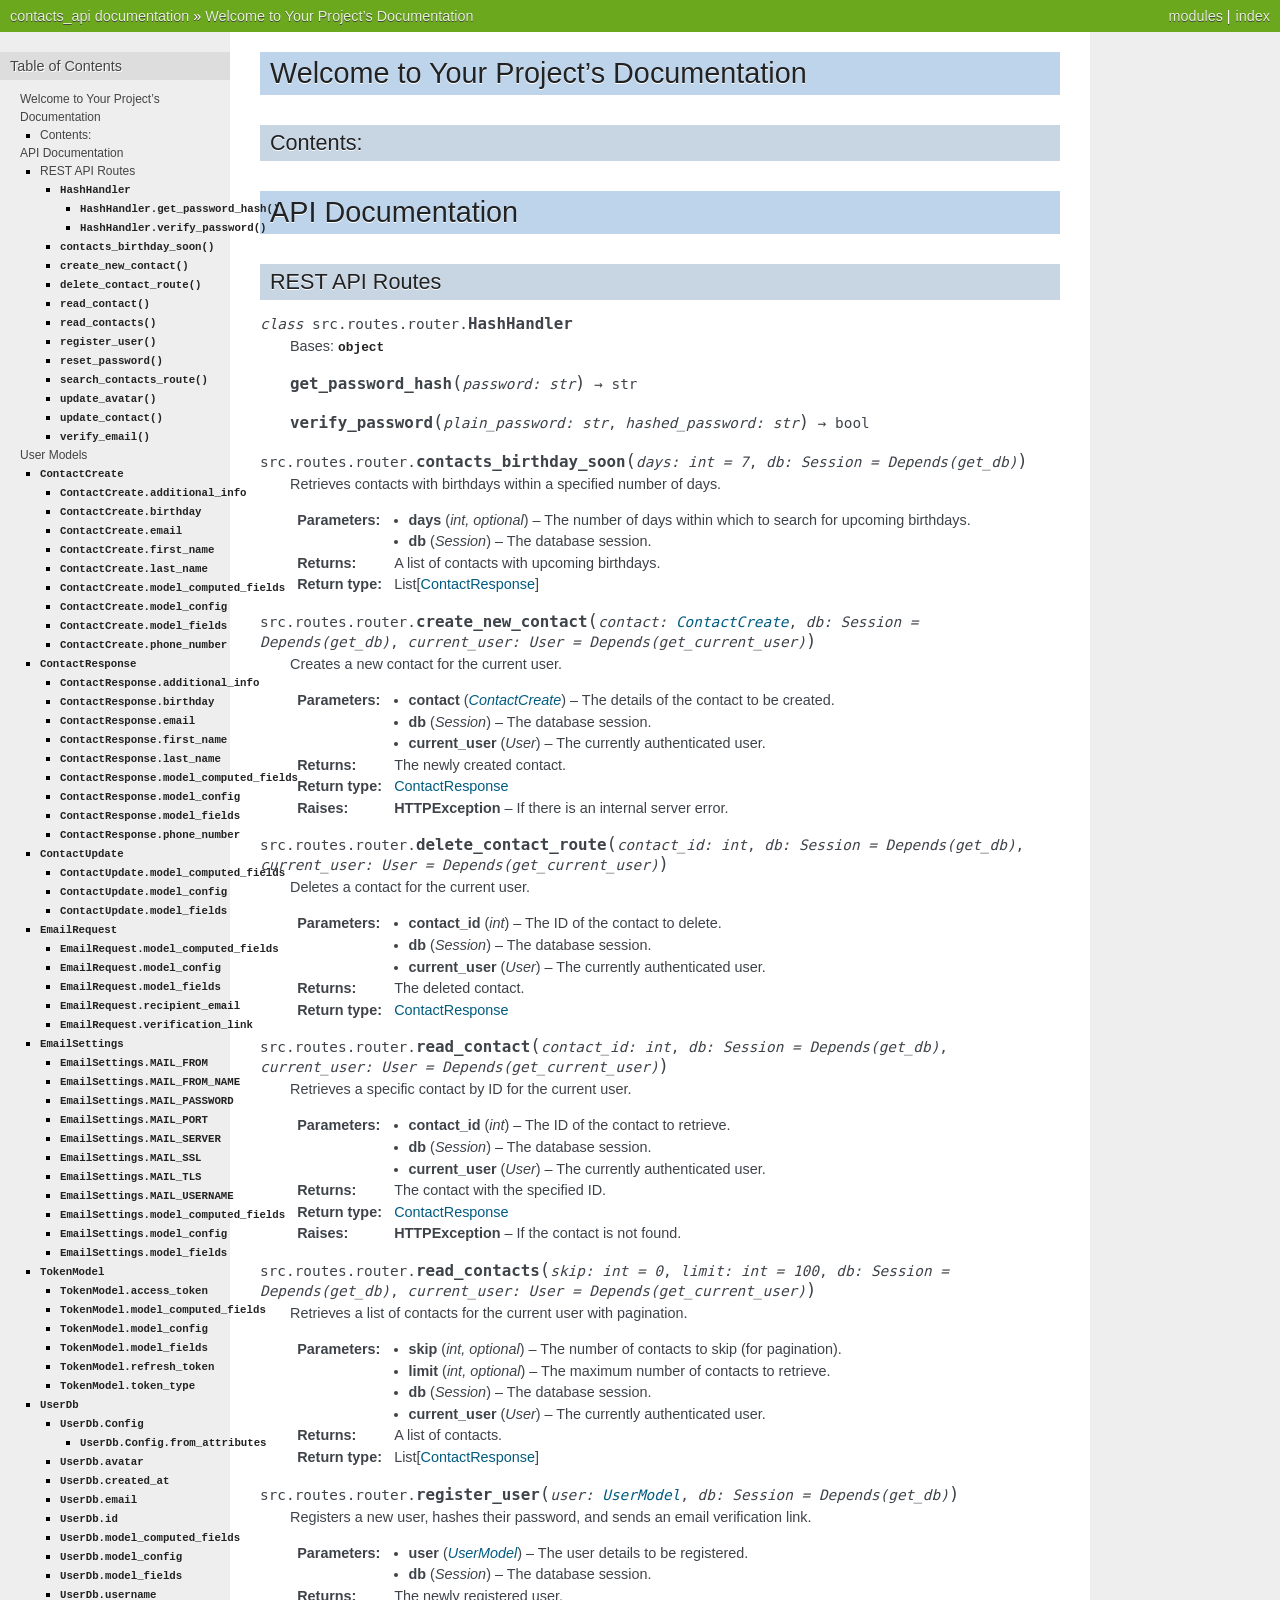
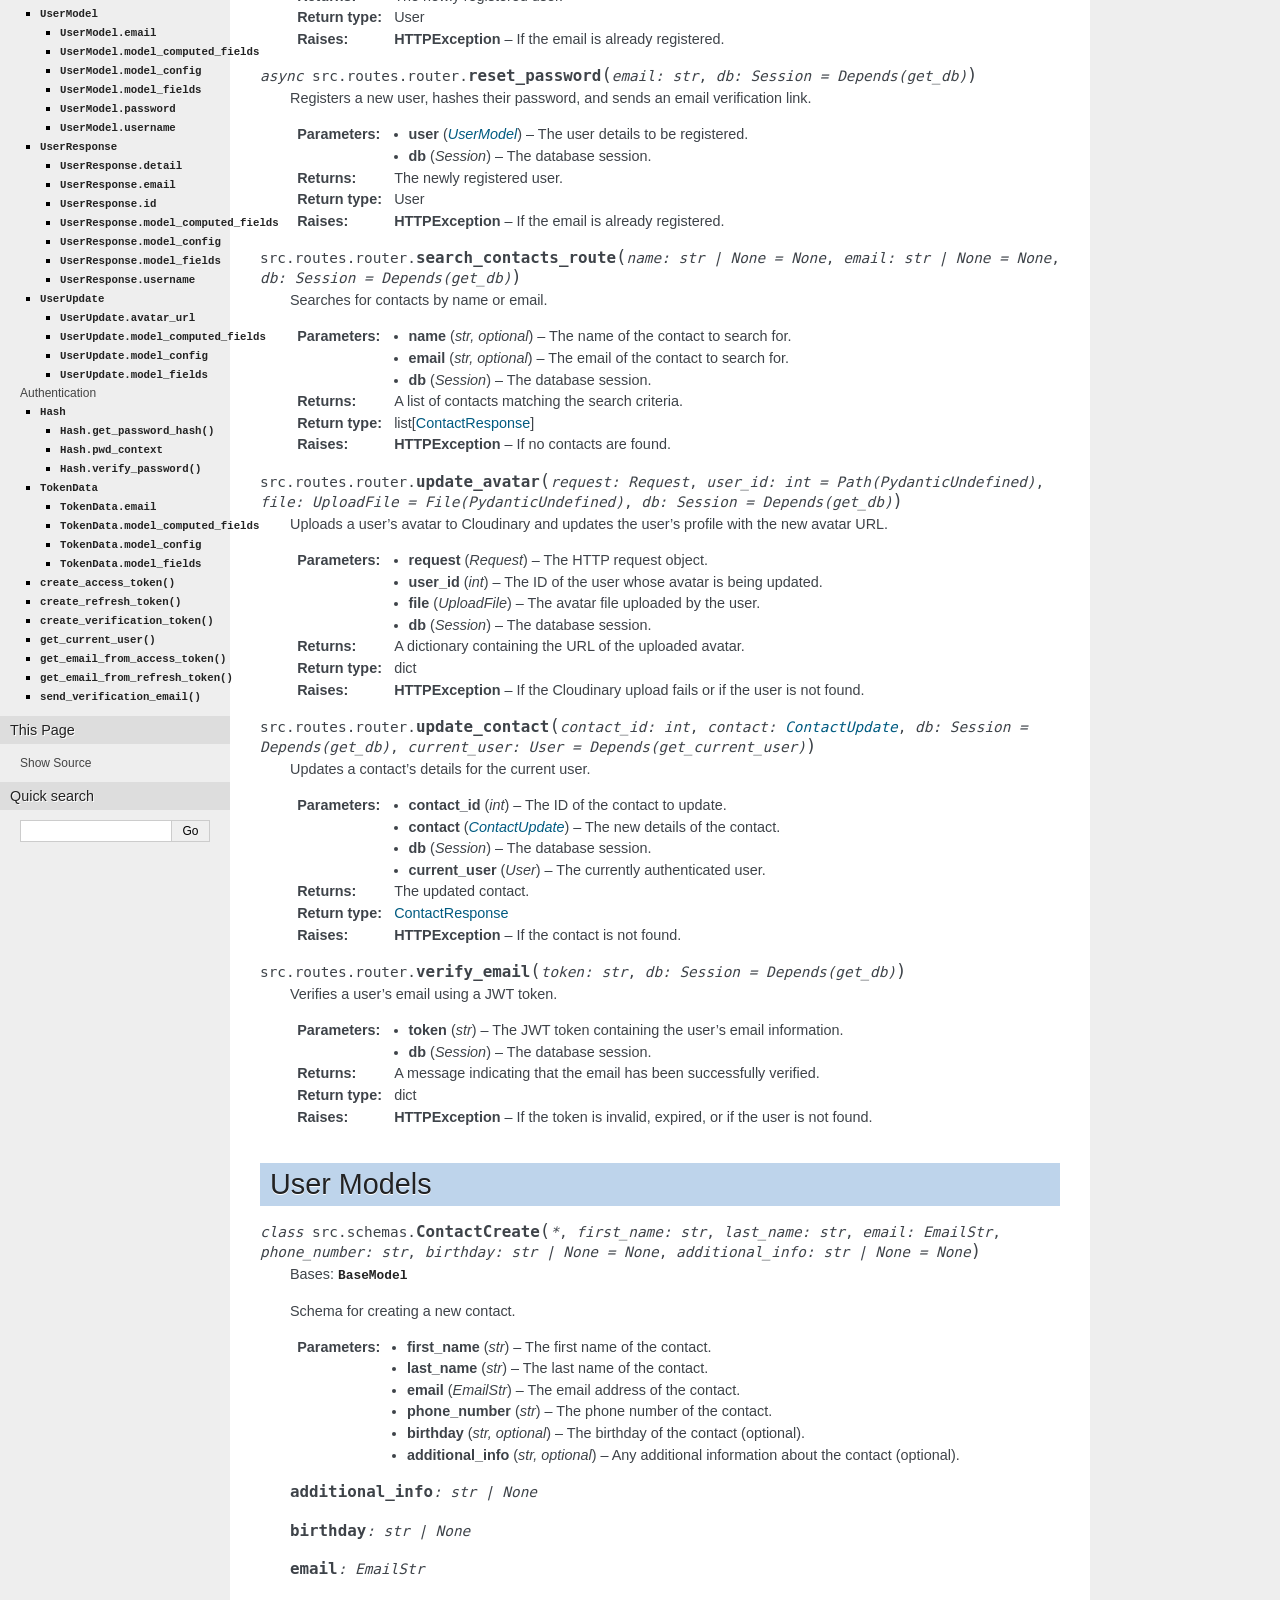
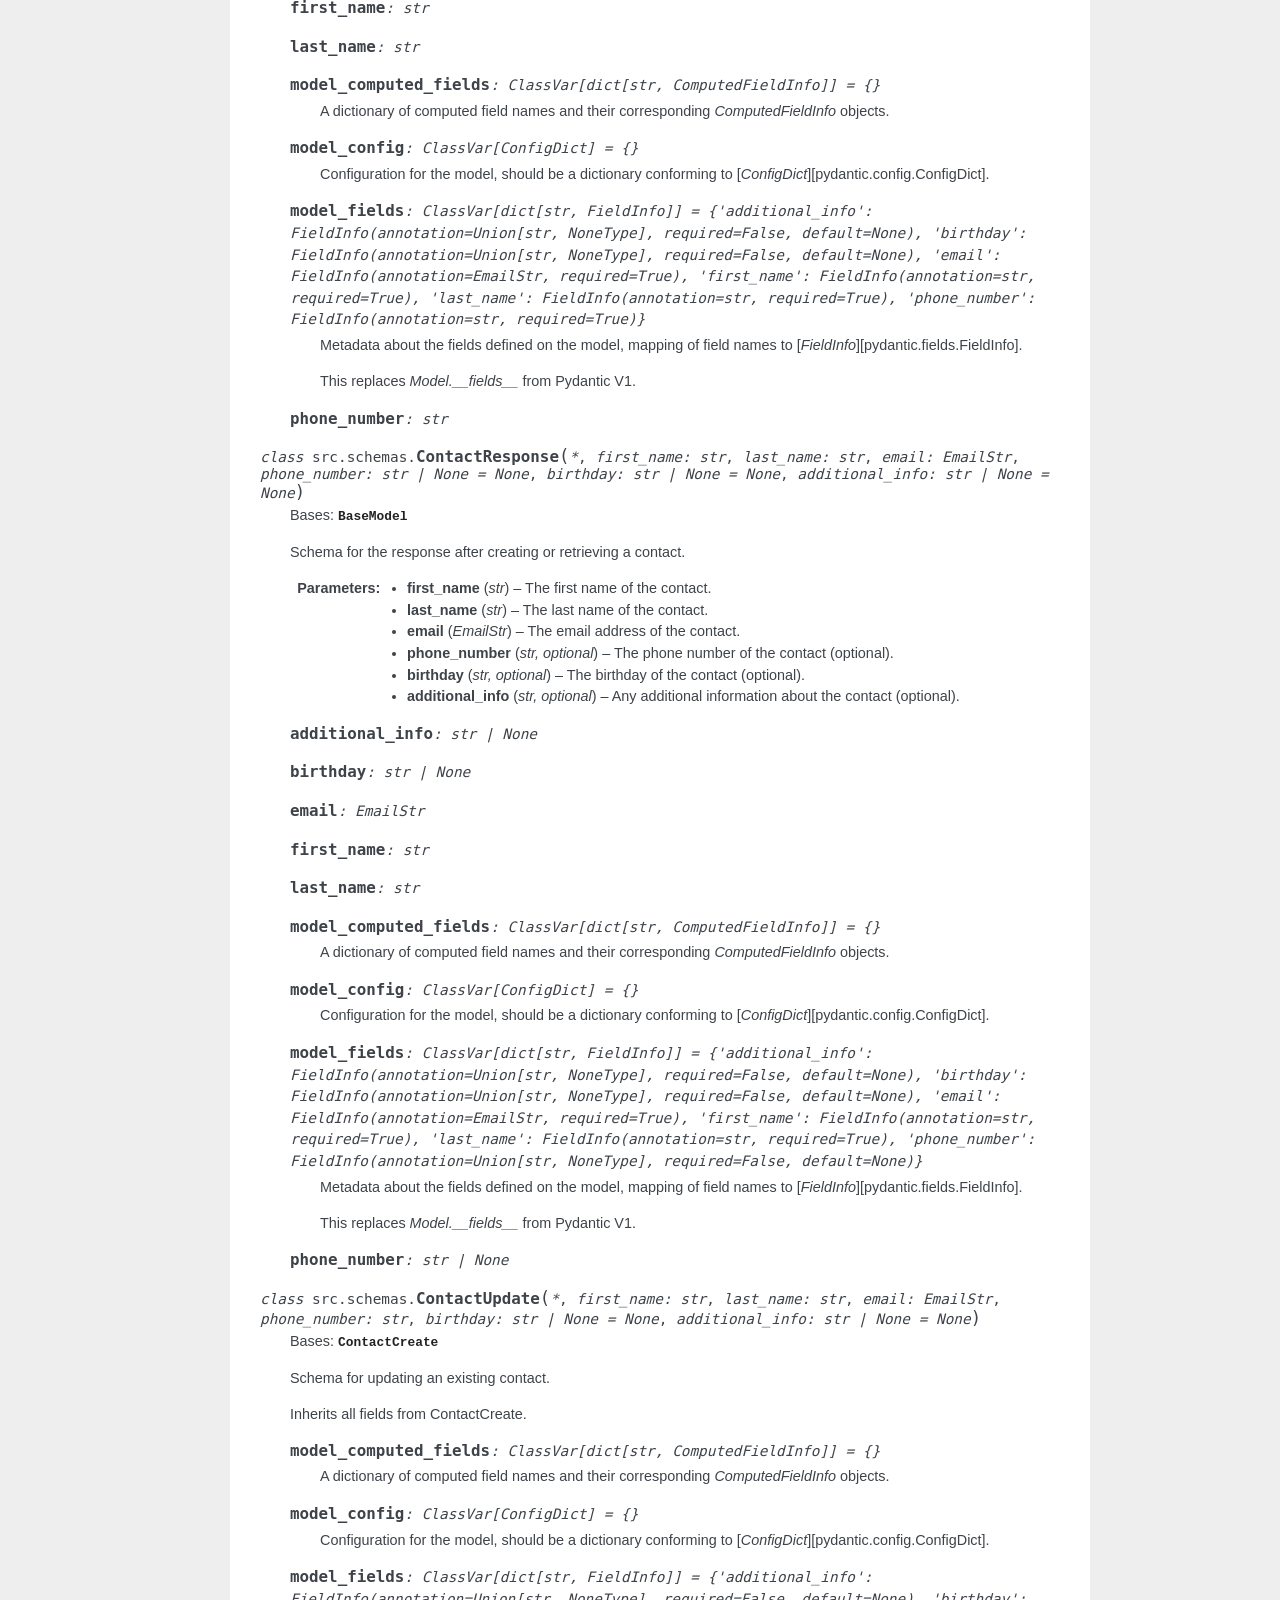
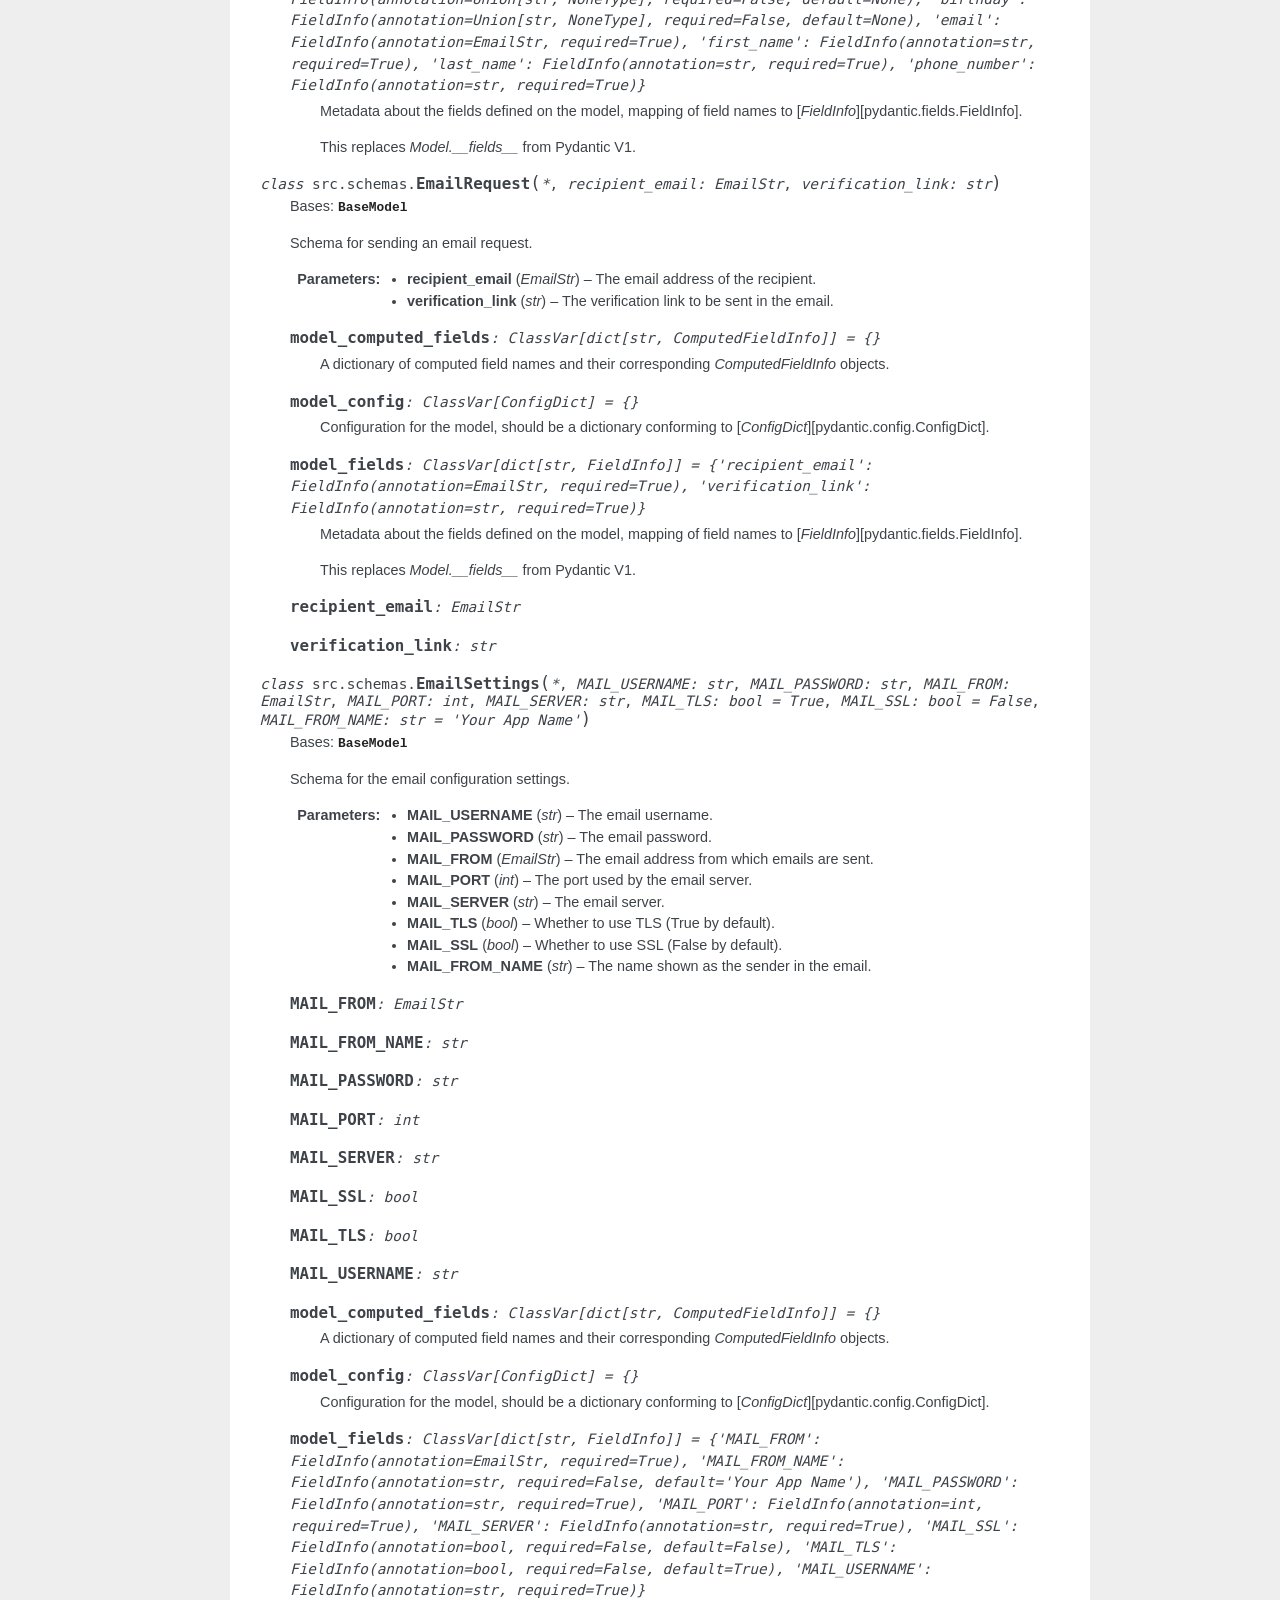
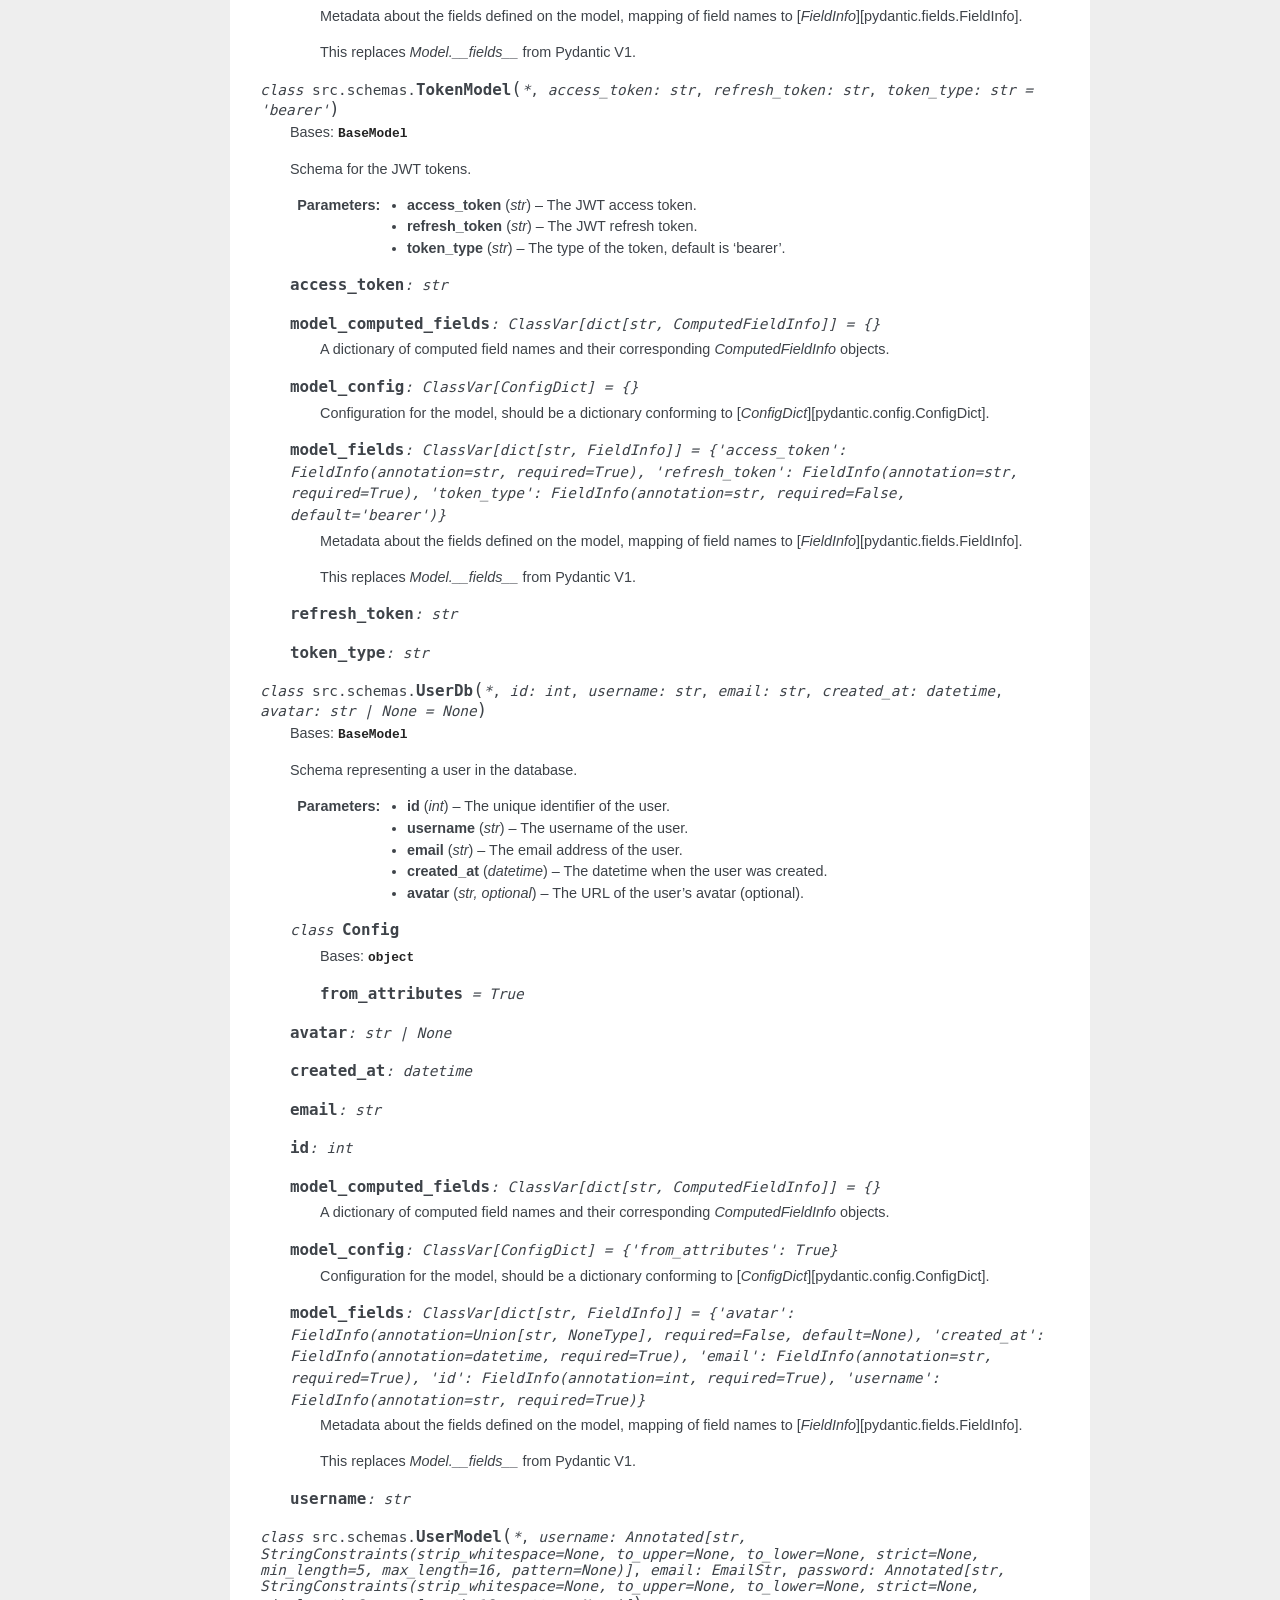
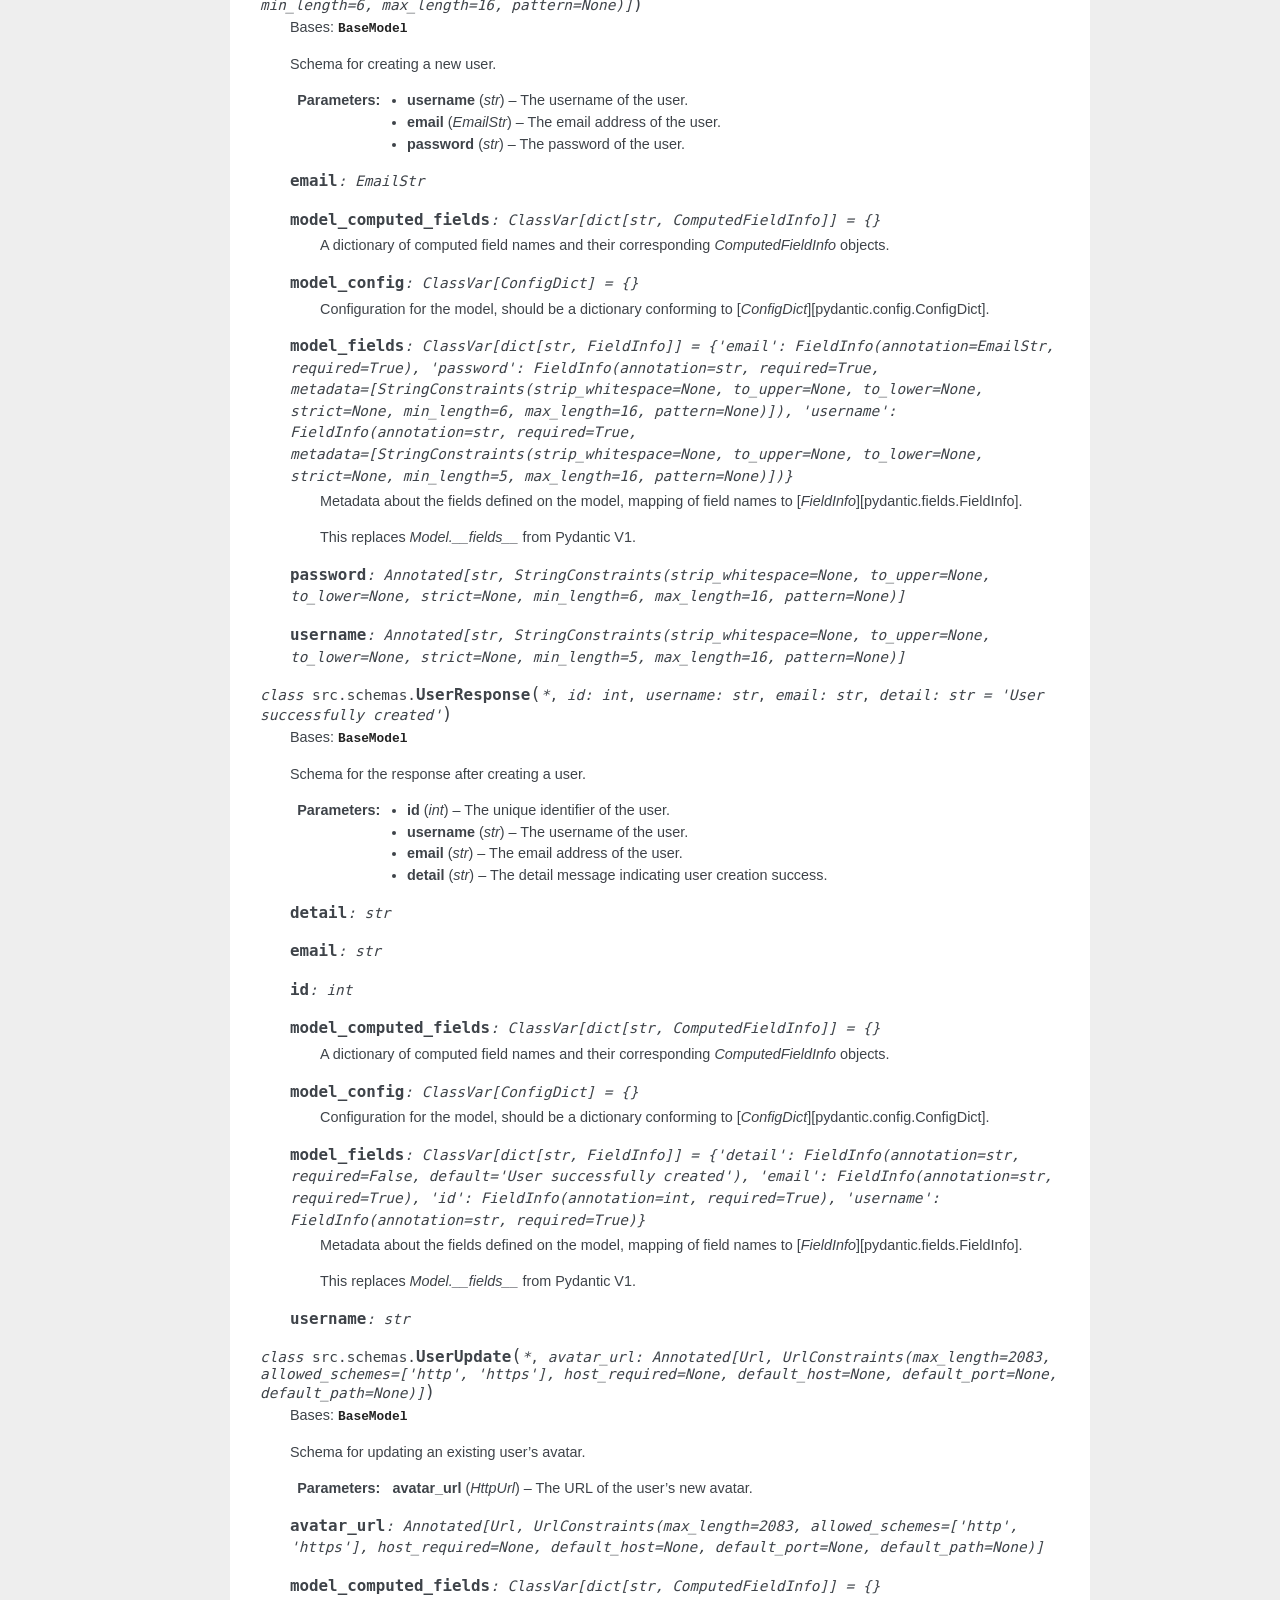
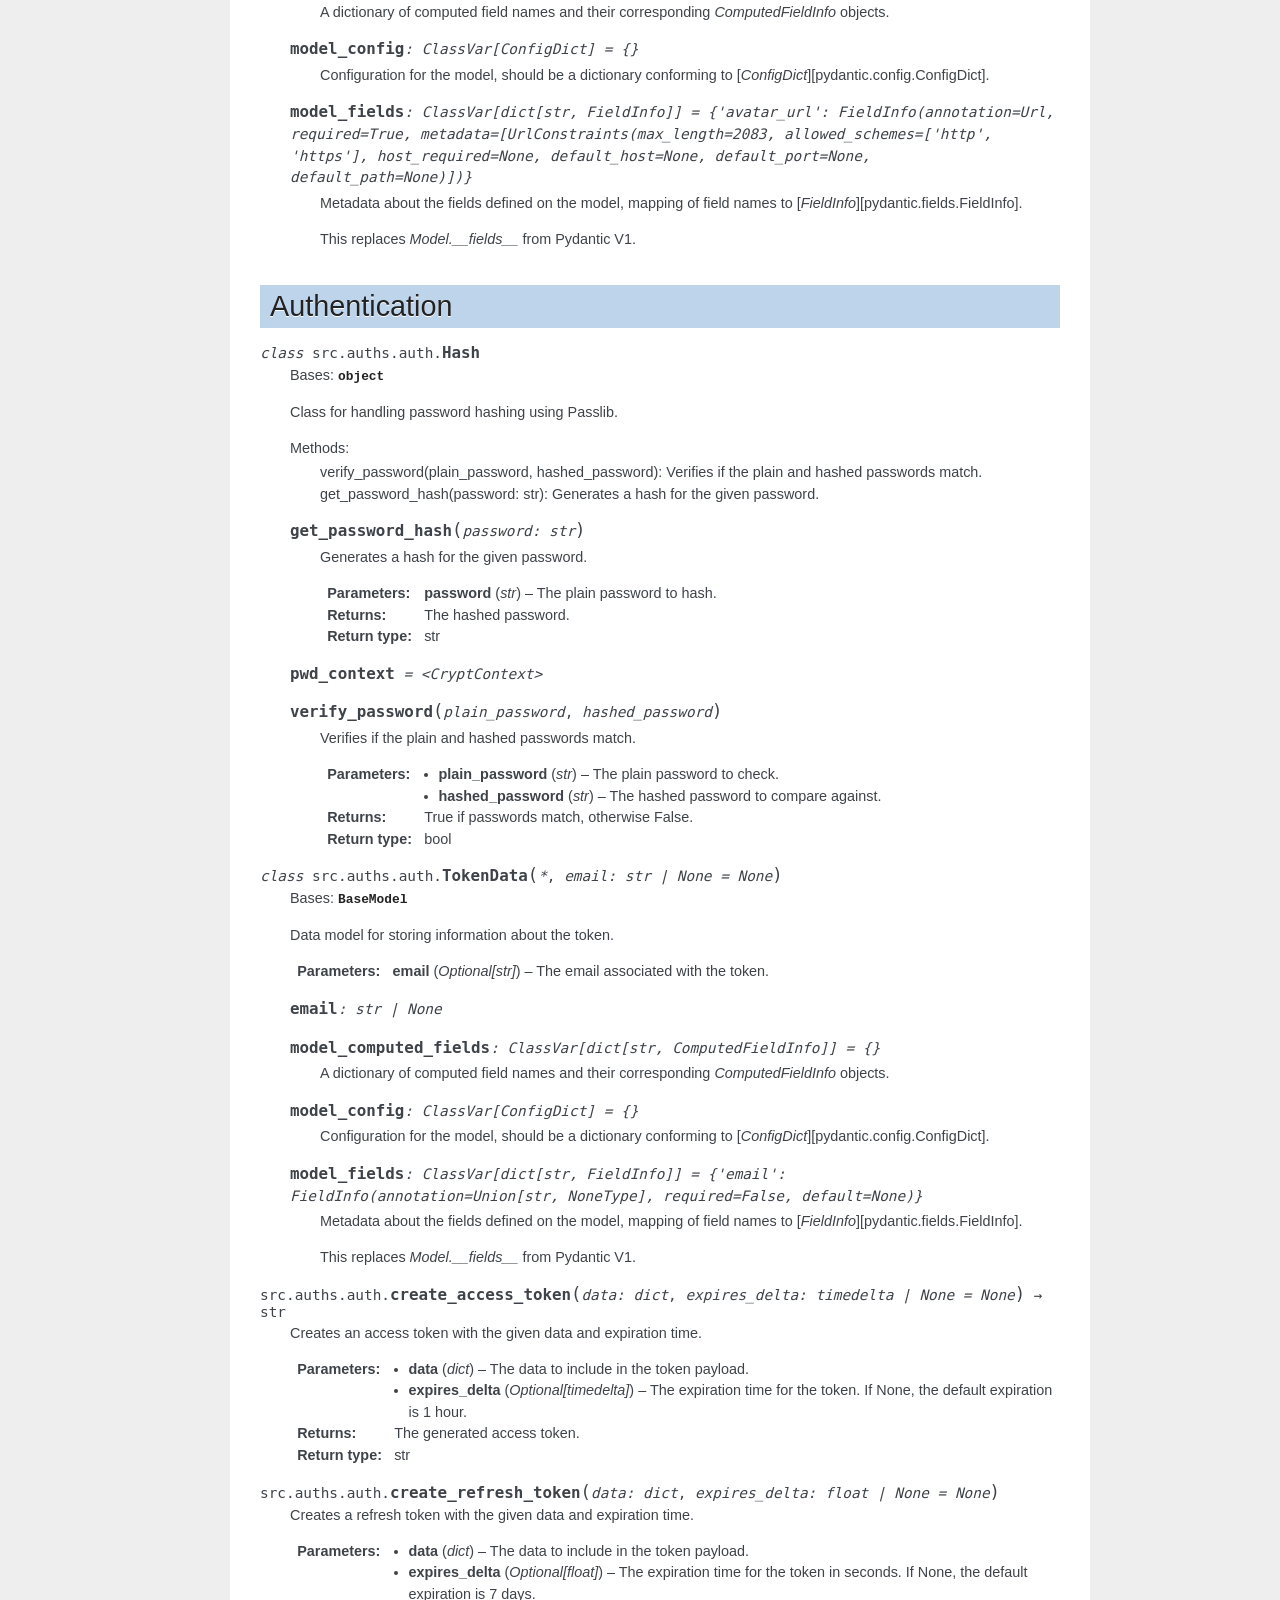
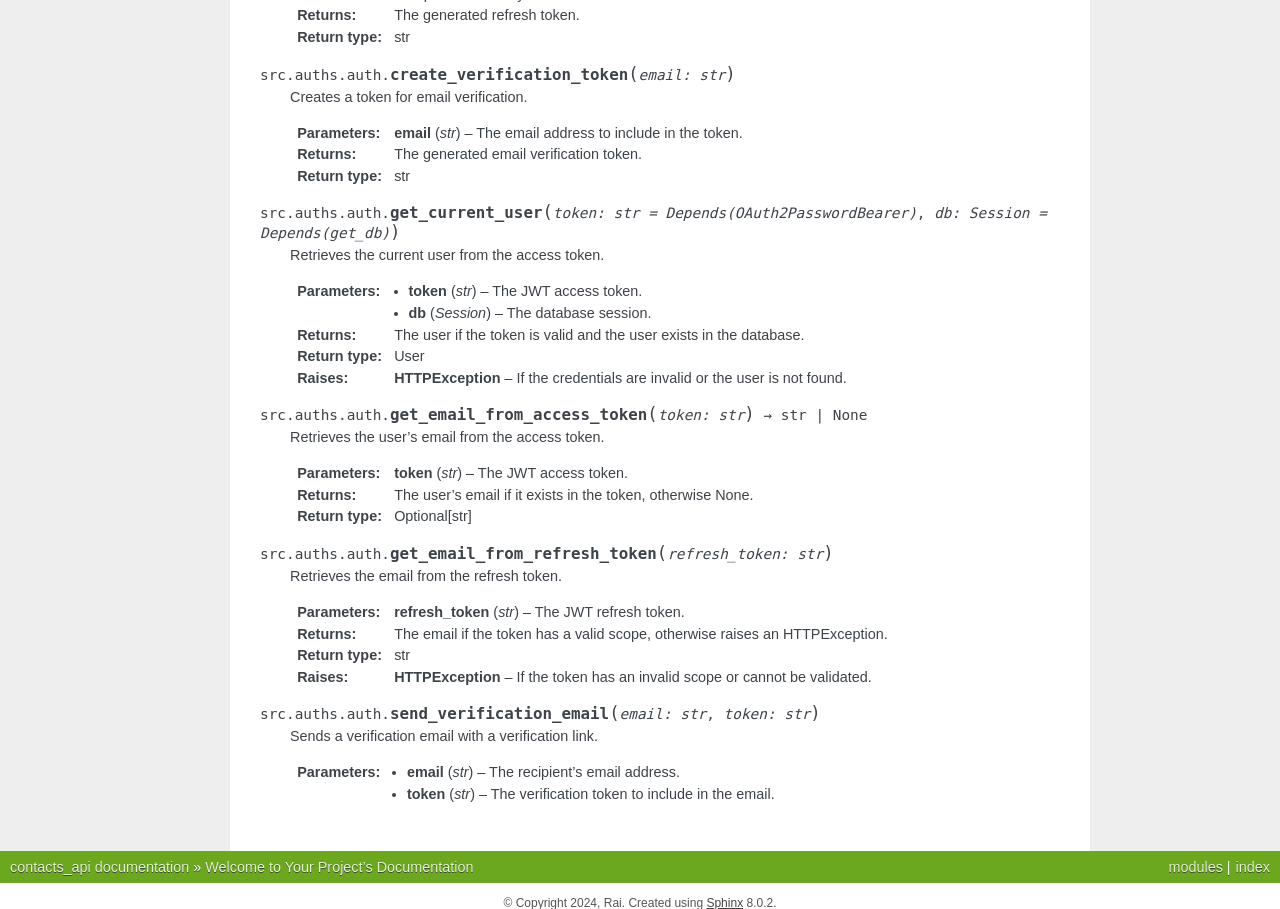
<file: contacts_api/docs/_build/html/index.html>
<!DOCTYPE html>

<html lang="en" data-content_root="./">
  <head>
    <meta charset="utf-8" />
    <meta name="viewport" content="width=device-width, initial-scale=1.0" /><meta name="viewport" content="width=device-width, initial-scale=1" />

    <title>Welcome to Your Project’s Documentation &#8212; contacts_api  documentation</title>
    <link rel="stylesheet" type="text/css" href="_static/pygments.css?v=a746c00c" />
    <link rel="stylesheet" type="text/css" href="_static/nature.css?v=0f882399" />
    <script src="_static/documentation_options.js?v=5929fcd5"></script>
    <script src="_static/doctools.js?v=9a2dae69"></script>
    <script src="_static/sphinx_highlight.js?v=dc90522c"></script>
    <link rel="index" title="Index" href="genindex.html" />
    <link rel="search" title="Search" href="search.html" /> 
  </head><body>
    <div class="related" role="navigation" aria-label="Related">
      <h3>Navigation</h3>
      <ul>
        <li class="right" style="margin-right: 10px">
          <a href="genindex.html" title="General Index"
             accesskey="I">index</a></li>
        <li class="right" >
          <a href="py-modindex.html" title="Python Module Index"
             >modules</a> |</li>
        <li class="nav-item nav-item-0"><a href="#">contacts_api  documentation</a> &#187;</li>
        <li class="nav-item nav-item-this"><a href="">Welcome to Your Project’s Documentation</a></li> 
      </ul>
    </div>  

    <div class="document">
      <div class="documentwrapper">
        <div class="bodywrapper">
          <div class="body" role="main">
            
  <section id="welcome-to-your-project-s-documentation">
<h1>Welcome to Your Project’s Documentation<a class="headerlink" href="#welcome-to-your-project-s-documentation" title="Link to this heading">¶</a></h1>
<section id="contents">
<h2>Contents:<a class="headerlink" href="#contents" title="Link to this heading">¶</a></h2>
<div class="toctree-wrapper compound">
</div>
</section>
</section>
<section id="api-documentation">
<h1>API Documentation<a class="headerlink" href="#api-documentation" title="Link to this heading">¶</a></h1>
<section id="module-src.routes.router">
<span id="rest-api-routes"></span><h2>REST API Routes<a class="headerlink" href="#module-src.routes.router" title="Link to this heading">¶</a></h2>
<dl class="py class">
<dt class="sig sig-object py" id="src.routes.router.HashHandler">
<em class="property"><span class="pre">class</span><span class="w"> </span></em><span class="sig-prename descclassname"><span class="pre">src.routes.router.</span></span><span class="sig-name descname"><span class="pre">HashHandler</span></span><a class="headerlink" href="#src.routes.router.HashHandler" title="Link to this definition">¶</a></dt>
<dd><p>Bases: <code class="xref py py-class docutils literal notranslate"><span class="pre">object</span></code></p>
<dl class="py method">
<dt class="sig sig-object py" id="src.routes.router.HashHandler.get_password_hash">
<span class="sig-name descname"><span class="pre">get_password_hash</span></span><span class="sig-paren">(</span><em class="sig-param"><span class="n"><span class="pre">password</span></span><span class="p"><span class="pre">:</span></span><span class="w"> </span><span class="n"><span class="pre">str</span></span></em><span class="sig-paren">)</span> <span class="sig-return"><span class="sig-return-icon">&#x2192;</span> <span class="sig-return-typehint"><span class="pre">str</span></span></span><a class="headerlink" href="#src.routes.router.HashHandler.get_password_hash" title="Link to this definition">¶</a></dt>
<dd></dd></dl>

<dl class="py method">
<dt class="sig sig-object py" id="src.routes.router.HashHandler.verify_password">
<span class="sig-name descname"><span class="pre">verify_password</span></span><span class="sig-paren">(</span><em class="sig-param"><span class="n"><span class="pre">plain_password</span></span><span class="p"><span class="pre">:</span></span><span class="w"> </span><span class="n"><span class="pre">str</span></span></em>, <em class="sig-param"><span class="n"><span class="pre">hashed_password</span></span><span class="p"><span class="pre">:</span></span><span class="w"> </span><span class="n"><span class="pre">str</span></span></em><span class="sig-paren">)</span> <span class="sig-return"><span class="sig-return-icon">&#x2192;</span> <span class="sig-return-typehint"><span class="pre">bool</span></span></span><a class="headerlink" href="#src.routes.router.HashHandler.verify_password" title="Link to this definition">¶</a></dt>
<dd></dd></dl>

</dd></dl>

<dl class="py function">
<dt class="sig sig-object py" id="src.routes.router.contacts_birthday_soon">
<span class="sig-prename descclassname"><span class="pre">src.routes.router.</span></span><span class="sig-name descname"><span class="pre">contacts_birthday_soon</span></span><span class="sig-paren">(</span><em class="sig-param"><span class="n"><span class="pre">days</span></span><span class="p"><span class="pre">:</span></span><span class="w"> </span><span class="n"><span class="pre">int</span></span><span class="w"> </span><span class="o"><span class="pre">=</span></span><span class="w"> </span><span class="default_value"><span class="pre">7</span></span></em>, <em class="sig-param"><span class="n"><span class="pre">db</span></span><span class="p"><span class="pre">:</span></span><span class="w"> </span><span class="n"><span class="pre">Session</span></span><span class="w"> </span><span class="o"><span class="pre">=</span></span><span class="w"> </span><span class="default_value"><span class="pre">Depends(get_db)</span></span></em><span class="sig-paren">)</span><a class="headerlink" href="#src.routes.router.contacts_birthday_soon" title="Link to this definition">¶</a></dt>
<dd><p>Retrieves contacts with birthdays within a specified number of days.</p>
<dl class="field-list simple">
<dt class="field-odd">Parameters<span class="colon">:</span></dt>
<dd class="field-odd"><ul class="simple">
<li><p><strong>days</strong> (<em>int</em><em>, </em><em>optional</em>) – The number of days within which to search for upcoming birthdays.</p></li>
<li><p><strong>db</strong> (<em>Session</em>) – The database session.</p></li>
</ul>
</dd>
<dt class="field-even">Returns<span class="colon">:</span></dt>
<dd class="field-even"><p>A list of contacts with upcoming birthdays.</p>
</dd>
<dt class="field-odd">Return type<span class="colon">:</span></dt>
<dd class="field-odd"><p>List[<a class="reference internal" href="#src.schemas.ContactResponse" title="src.schemas.ContactResponse">ContactResponse</a>]</p>
</dd>
</dl>
</dd></dl>

<dl class="py function">
<dt class="sig sig-object py" id="src.routes.router.create_new_contact">
<span class="sig-prename descclassname"><span class="pre">src.routes.router.</span></span><span class="sig-name descname"><span class="pre">create_new_contact</span></span><span class="sig-paren">(</span><em class="sig-param"><span class="n"><span class="pre">contact</span></span><span class="p"><span class="pre">:</span></span><span class="w"> </span><span class="n"><a class="reference internal" href="#src.schemas.ContactCreate" title="src.schemas.ContactCreate"><span class="pre">ContactCreate</span></a></span></em>, <em class="sig-param"><span class="n"><span class="pre">db</span></span><span class="p"><span class="pre">:</span></span><span class="w"> </span><span class="n"><span class="pre">Session</span></span><span class="w"> </span><span class="o"><span class="pre">=</span></span><span class="w"> </span><span class="default_value"><span class="pre">Depends(get_db)</span></span></em>, <em class="sig-param"><span class="n"><span class="pre">current_user</span></span><span class="p"><span class="pre">:</span></span><span class="w"> </span><span class="n"><span class="pre">User</span></span><span class="w"> </span><span class="o"><span class="pre">=</span></span><span class="w"> </span><span class="default_value"><span class="pre">Depends(get_current_user)</span></span></em><span class="sig-paren">)</span><a class="headerlink" href="#src.routes.router.create_new_contact" title="Link to this definition">¶</a></dt>
<dd><p>Creates a new contact for the current user.</p>
<dl class="field-list simple">
<dt class="field-odd">Parameters<span class="colon">:</span></dt>
<dd class="field-odd"><ul class="simple">
<li><p><strong>contact</strong> (<a class="reference internal" href="#src.schemas.ContactCreate" title="src.schemas.ContactCreate"><em>ContactCreate</em></a>) – The details of the contact to be created.</p></li>
<li><p><strong>db</strong> (<em>Session</em>) – The database session.</p></li>
<li><p><strong>current_user</strong> (<em>User</em>) – The currently authenticated user.</p></li>
</ul>
</dd>
<dt class="field-even">Returns<span class="colon">:</span></dt>
<dd class="field-even"><p>The newly created contact.</p>
</dd>
<dt class="field-odd">Return type<span class="colon">:</span></dt>
<dd class="field-odd"><p><a class="reference internal" href="#src.schemas.ContactResponse" title="src.schemas.ContactResponse">ContactResponse</a></p>
</dd>
<dt class="field-even">Raises<span class="colon">:</span></dt>
<dd class="field-even"><p><strong>HTTPException</strong> – If there is an internal server error.</p>
</dd>
</dl>
</dd></dl>

<dl class="py function">
<dt class="sig sig-object py" id="src.routes.router.delete_contact_route">
<span class="sig-prename descclassname"><span class="pre">src.routes.router.</span></span><span class="sig-name descname"><span class="pre">delete_contact_route</span></span><span class="sig-paren">(</span><em class="sig-param"><span class="n"><span class="pre">contact_id</span></span><span class="p"><span class="pre">:</span></span><span class="w"> </span><span class="n"><span class="pre">int</span></span></em>, <em class="sig-param"><span class="n"><span class="pre">db</span></span><span class="p"><span class="pre">:</span></span><span class="w"> </span><span class="n"><span class="pre">Session</span></span><span class="w"> </span><span class="o"><span class="pre">=</span></span><span class="w"> </span><span class="default_value"><span class="pre">Depends(get_db)</span></span></em>, <em class="sig-param"><span class="n"><span class="pre">current_user</span></span><span class="p"><span class="pre">:</span></span><span class="w"> </span><span class="n"><span class="pre">User</span></span><span class="w"> </span><span class="o"><span class="pre">=</span></span><span class="w"> </span><span class="default_value"><span class="pre">Depends(get_current_user)</span></span></em><span class="sig-paren">)</span><a class="headerlink" href="#src.routes.router.delete_contact_route" title="Link to this definition">¶</a></dt>
<dd><p>Deletes a contact for the current user.</p>
<dl class="field-list simple">
<dt class="field-odd">Parameters<span class="colon">:</span></dt>
<dd class="field-odd"><ul class="simple">
<li><p><strong>contact_id</strong> (<em>int</em>) – The ID of the contact to delete.</p></li>
<li><p><strong>db</strong> (<em>Session</em>) – The database session.</p></li>
<li><p><strong>current_user</strong> (<em>User</em>) – The currently authenticated user.</p></li>
</ul>
</dd>
<dt class="field-even">Returns<span class="colon">:</span></dt>
<dd class="field-even"><p>The deleted contact.</p>
</dd>
<dt class="field-odd">Return type<span class="colon">:</span></dt>
<dd class="field-odd"><p><a class="reference internal" href="#src.schemas.ContactResponse" title="src.schemas.ContactResponse">ContactResponse</a></p>
</dd>
</dl>
</dd></dl>

<dl class="py function">
<dt class="sig sig-object py" id="src.routes.router.read_contact">
<span class="sig-prename descclassname"><span class="pre">src.routes.router.</span></span><span class="sig-name descname"><span class="pre">read_contact</span></span><span class="sig-paren">(</span><em class="sig-param"><span class="n"><span class="pre">contact_id</span></span><span class="p"><span class="pre">:</span></span><span class="w"> </span><span class="n"><span class="pre">int</span></span></em>, <em class="sig-param"><span class="n"><span class="pre">db</span></span><span class="p"><span class="pre">:</span></span><span class="w"> </span><span class="n"><span class="pre">Session</span></span><span class="w"> </span><span class="o"><span class="pre">=</span></span><span class="w"> </span><span class="default_value"><span class="pre">Depends(get_db)</span></span></em>, <em class="sig-param"><span class="n"><span class="pre">current_user</span></span><span class="p"><span class="pre">:</span></span><span class="w"> </span><span class="n"><span class="pre">User</span></span><span class="w"> </span><span class="o"><span class="pre">=</span></span><span class="w"> </span><span class="default_value"><span class="pre">Depends(get_current_user)</span></span></em><span class="sig-paren">)</span><a class="headerlink" href="#src.routes.router.read_contact" title="Link to this definition">¶</a></dt>
<dd><p>Retrieves a specific contact by ID for the current user.</p>
<dl class="field-list simple">
<dt class="field-odd">Parameters<span class="colon">:</span></dt>
<dd class="field-odd"><ul class="simple">
<li><p><strong>contact_id</strong> (<em>int</em>) – The ID of the contact to retrieve.</p></li>
<li><p><strong>db</strong> (<em>Session</em>) – The database session.</p></li>
<li><p><strong>current_user</strong> (<em>User</em>) – The currently authenticated user.</p></li>
</ul>
</dd>
<dt class="field-even">Returns<span class="colon">:</span></dt>
<dd class="field-even"><p>The contact with the specified ID.</p>
</dd>
<dt class="field-odd">Return type<span class="colon">:</span></dt>
<dd class="field-odd"><p><a class="reference internal" href="#src.schemas.ContactResponse" title="src.schemas.ContactResponse">ContactResponse</a></p>
</dd>
<dt class="field-even">Raises<span class="colon">:</span></dt>
<dd class="field-even"><p><strong>HTTPException</strong> – If the contact is not found.</p>
</dd>
</dl>
</dd></dl>

<dl class="py function">
<dt class="sig sig-object py" id="src.routes.router.read_contacts">
<span class="sig-prename descclassname"><span class="pre">src.routes.router.</span></span><span class="sig-name descname"><span class="pre">read_contacts</span></span><span class="sig-paren">(</span><em class="sig-param"><span class="n"><span class="pre">skip</span></span><span class="p"><span class="pre">:</span></span><span class="w"> </span><span class="n"><span class="pre">int</span></span><span class="w"> </span><span class="o"><span class="pre">=</span></span><span class="w"> </span><span class="default_value"><span class="pre">0</span></span></em>, <em class="sig-param"><span class="n"><span class="pre">limit</span></span><span class="p"><span class="pre">:</span></span><span class="w"> </span><span class="n"><span class="pre">int</span></span><span class="w"> </span><span class="o"><span class="pre">=</span></span><span class="w"> </span><span class="default_value"><span class="pre">100</span></span></em>, <em class="sig-param"><span class="n"><span class="pre">db</span></span><span class="p"><span class="pre">:</span></span><span class="w"> </span><span class="n"><span class="pre">Session</span></span><span class="w"> </span><span class="o"><span class="pre">=</span></span><span class="w"> </span><span class="default_value"><span class="pre">Depends(get_db)</span></span></em>, <em class="sig-param"><span class="n"><span class="pre">current_user</span></span><span class="p"><span class="pre">:</span></span><span class="w"> </span><span class="n"><span class="pre">User</span></span><span class="w"> </span><span class="o"><span class="pre">=</span></span><span class="w"> </span><span class="default_value"><span class="pre">Depends(get_current_user)</span></span></em><span class="sig-paren">)</span><a class="headerlink" href="#src.routes.router.read_contacts" title="Link to this definition">¶</a></dt>
<dd><p>Retrieves a list of contacts for the current user with pagination.</p>
<dl class="field-list simple">
<dt class="field-odd">Parameters<span class="colon">:</span></dt>
<dd class="field-odd"><ul class="simple">
<li><p><strong>skip</strong> (<em>int</em><em>, </em><em>optional</em>) – The number of contacts to skip (for pagination).</p></li>
<li><p><strong>limit</strong> (<em>int</em><em>, </em><em>optional</em>) – The maximum number of contacts to retrieve.</p></li>
<li><p><strong>db</strong> (<em>Session</em>) – The database session.</p></li>
<li><p><strong>current_user</strong> (<em>User</em>) – The currently authenticated user.</p></li>
</ul>
</dd>
<dt class="field-even">Returns<span class="colon">:</span></dt>
<dd class="field-even"><p>A list of contacts.</p>
</dd>
<dt class="field-odd">Return type<span class="colon">:</span></dt>
<dd class="field-odd"><p>List[<a class="reference internal" href="#src.schemas.ContactResponse" title="src.schemas.ContactResponse">ContactResponse</a>]</p>
</dd>
</dl>
</dd></dl>

<dl class="py function">
<dt class="sig sig-object py" id="src.routes.router.register_user">
<span class="sig-prename descclassname"><span class="pre">src.routes.router.</span></span><span class="sig-name descname"><span class="pre">register_user</span></span><span class="sig-paren">(</span><em class="sig-param"><span class="n"><span class="pre">user</span></span><span class="p"><span class="pre">:</span></span><span class="w"> </span><span class="n"><a class="reference internal" href="#src.schemas.UserModel" title="src.schemas.UserModel"><span class="pre">UserModel</span></a></span></em>, <em class="sig-param"><span class="n"><span class="pre">db</span></span><span class="p"><span class="pre">:</span></span><span class="w"> </span><span class="n"><span class="pre">Session</span></span><span class="w"> </span><span class="o"><span class="pre">=</span></span><span class="w"> </span><span class="default_value"><span class="pre">Depends(get_db)</span></span></em><span class="sig-paren">)</span><a class="headerlink" href="#src.routes.router.register_user" title="Link to this definition">¶</a></dt>
<dd><p>Registers a new user, hashes their password, and sends an email verification link.</p>
<dl class="field-list simple">
<dt class="field-odd">Parameters<span class="colon">:</span></dt>
<dd class="field-odd"><ul class="simple">
<li><p><strong>user</strong> (<a class="reference internal" href="#src.schemas.UserModel" title="src.schemas.UserModel"><em>UserModel</em></a>) – The user details to be registered.</p></li>
<li><p><strong>db</strong> (<em>Session</em>) – The database session.</p></li>
</ul>
</dd>
<dt class="field-even">Returns<span class="colon">:</span></dt>
<dd class="field-even"><p>The newly registered user.</p>
</dd>
<dt class="field-odd">Return type<span class="colon">:</span></dt>
<dd class="field-odd"><p>User</p>
</dd>
<dt class="field-even">Raises<span class="colon">:</span></dt>
<dd class="field-even"><p><strong>HTTPException</strong> – If the email is already registered.</p>
</dd>
</dl>
</dd></dl>

<dl class="py function">
<dt class="sig sig-object py" id="src.routes.router.reset_password">
<em class="property"><span class="k"><span class="pre">async</span></span><span class="w"> </span></em><span class="sig-prename descclassname"><span class="pre">src.routes.router.</span></span><span class="sig-name descname"><span class="pre">reset_password</span></span><span class="sig-paren">(</span><em class="sig-param"><span class="n"><span class="pre">email</span></span><span class="p"><span class="pre">:</span></span><span class="w"> </span><span class="n"><span class="pre">str</span></span></em>, <em class="sig-param"><span class="n"><span class="pre">db</span></span><span class="p"><span class="pre">:</span></span><span class="w"> </span><span class="n"><span class="pre">Session</span></span><span class="w"> </span><span class="o"><span class="pre">=</span></span><span class="w"> </span><span class="default_value"><span class="pre">Depends(get_db)</span></span></em><span class="sig-paren">)</span><a class="headerlink" href="#src.routes.router.reset_password" title="Link to this definition">¶</a></dt>
<dd><p>Registers a new user, hashes their password, and sends an email verification link.</p>
<dl class="field-list simple">
<dt class="field-odd">Parameters<span class="colon">:</span></dt>
<dd class="field-odd"><ul class="simple">
<li><p><strong>user</strong> (<a class="reference internal" href="#src.schemas.UserModel" title="src.schemas.UserModel"><em>UserModel</em></a>) – The user details to be registered.</p></li>
<li><p><strong>db</strong> (<em>Session</em>) – The database session.</p></li>
</ul>
</dd>
<dt class="field-even">Returns<span class="colon">:</span></dt>
<dd class="field-even"><p>The newly registered user.</p>
</dd>
<dt class="field-odd">Return type<span class="colon">:</span></dt>
<dd class="field-odd"><p>User</p>
</dd>
<dt class="field-even">Raises<span class="colon">:</span></dt>
<dd class="field-even"><p><strong>HTTPException</strong> – If the email is already registered.</p>
</dd>
</dl>
</dd></dl>

<dl class="py function">
<dt class="sig sig-object py" id="src.routes.router.search_contacts_route">
<span class="sig-prename descclassname"><span class="pre">src.routes.router.</span></span><span class="sig-name descname"><span class="pre">search_contacts_route</span></span><span class="sig-paren">(</span><em class="sig-param"><span class="n"><span class="pre">name</span></span><span class="p"><span class="pre">:</span></span><span class="w"> </span><span class="n"><span class="pre">str</span><span class="w"> </span><span class="p"><span class="pre">|</span></span><span class="w"> </span><span class="pre">None</span></span><span class="w"> </span><span class="o"><span class="pre">=</span></span><span class="w"> </span><span class="default_value"><span class="pre">None</span></span></em>, <em class="sig-param"><span class="n"><span class="pre">email</span></span><span class="p"><span class="pre">:</span></span><span class="w"> </span><span class="n"><span class="pre">str</span><span class="w"> </span><span class="p"><span class="pre">|</span></span><span class="w"> </span><span class="pre">None</span></span><span class="w"> </span><span class="o"><span class="pre">=</span></span><span class="w"> </span><span class="default_value"><span class="pre">None</span></span></em>, <em class="sig-param"><span class="n"><span class="pre">db</span></span><span class="p"><span class="pre">:</span></span><span class="w"> </span><span class="n"><span class="pre">Session</span></span><span class="w"> </span><span class="o"><span class="pre">=</span></span><span class="w"> </span><span class="default_value"><span class="pre">Depends(get_db)</span></span></em><span class="sig-paren">)</span><a class="headerlink" href="#src.routes.router.search_contacts_route" title="Link to this definition">¶</a></dt>
<dd><p>Searches for contacts by name or email.</p>
<dl class="field-list simple">
<dt class="field-odd">Parameters<span class="colon">:</span></dt>
<dd class="field-odd"><ul class="simple">
<li><p><strong>name</strong> (<em>str</em><em>, </em><em>optional</em>) – The name of the contact to search for.</p></li>
<li><p><strong>email</strong> (<em>str</em><em>, </em><em>optional</em>) – The email of the contact to search for.</p></li>
<li><p><strong>db</strong> (<em>Session</em>) – The database session.</p></li>
</ul>
</dd>
<dt class="field-even">Returns<span class="colon">:</span></dt>
<dd class="field-even"><p>A list of contacts matching the search criteria.</p>
</dd>
<dt class="field-odd">Return type<span class="colon">:</span></dt>
<dd class="field-odd"><p>list[<a class="reference internal" href="#src.schemas.ContactResponse" title="src.schemas.ContactResponse">ContactResponse</a>]</p>
</dd>
<dt class="field-even">Raises<span class="colon">:</span></dt>
<dd class="field-even"><p><strong>HTTPException</strong> – If no contacts are found.</p>
</dd>
</dl>
</dd></dl>

<dl class="py function">
<dt class="sig sig-object py" id="src.routes.router.update_avatar">
<span class="sig-prename descclassname"><span class="pre">src.routes.router.</span></span><span class="sig-name descname"><span class="pre">update_avatar</span></span><span class="sig-paren">(</span><em class="sig-param"><span class="n"><span class="pre">request</span></span><span class="p"><span class="pre">:</span></span><span class="w"> </span><span class="n"><span class="pre">Request</span></span></em>, <em class="sig-param"><span class="n"><span class="pre">user_id</span></span><span class="p"><span class="pre">:</span></span><span class="w"> </span><span class="n"><span class="pre">int</span></span><span class="w"> </span><span class="o"><span class="pre">=</span></span><span class="w"> </span><span class="default_value"><span class="pre">Path(PydanticUndefined)</span></span></em>, <em class="sig-param"><span class="n"><span class="pre">file</span></span><span class="p"><span class="pre">:</span></span><span class="w"> </span><span class="n"><span class="pre">UploadFile</span></span><span class="w"> </span><span class="o"><span class="pre">=</span></span><span class="w"> </span><span class="default_value"><span class="pre">File(PydanticUndefined)</span></span></em>, <em class="sig-param"><span class="n"><span class="pre">db</span></span><span class="p"><span class="pre">:</span></span><span class="w"> </span><span class="n"><span class="pre">Session</span></span><span class="w"> </span><span class="o"><span class="pre">=</span></span><span class="w"> </span><span class="default_value"><span class="pre">Depends(get_db)</span></span></em><span class="sig-paren">)</span><a class="headerlink" href="#src.routes.router.update_avatar" title="Link to this definition">¶</a></dt>
<dd><p>Uploads a user’s avatar to Cloudinary and updates the user’s profile with the new avatar URL.</p>
<dl class="field-list simple">
<dt class="field-odd">Parameters<span class="colon">:</span></dt>
<dd class="field-odd"><ul class="simple">
<li><p><strong>request</strong> (<em>Request</em>) – The HTTP request object.</p></li>
<li><p><strong>user_id</strong> (<em>int</em>) – The ID of the user whose avatar is being updated.</p></li>
<li><p><strong>file</strong> (<em>UploadFile</em>) – The avatar file uploaded by the user.</p></li>
<li><p><strong>db</strong> (<em>Session</em>) – The database session.</p></li>
</ul>
</dd>
<dt class="field-even">Returns<span class="colon">:</span></dt>
<dd class="field-even"><p>A dictionary containing the URL of the uploaded avatar.</p>
</dd>
<dt class="field-odd">Return type<span class="colon">:</span></dt>
<dd class="field-odd"><p>dict</p>
</dd>
<dt class="field-even">Raises<span class="colon">:</span></dt>
<dd class="field-even"><p><strong>HTTPException</strong> – If the Cloudinary upload fails or if the user is not found.</p>
</dd>
</dl>
</dd></dl>

<dl class="py function">
<dt class="sig sig-object py" id="src.routes.router.update_contact">
<span class="sig-prename descclassname"><span class="pre">src.routes.router.</span></span><span class="sig-name descname"><span class="pre">update_contact</span></span><span class="sig-paren">(</span><em class="sig-param"><span class="n"><span class="pre">contact_id</span></span><span class="p"><span class="pre">:</span></span><span class="w"> </span><span class="n"><span class="pre">int</span></span></em>, <em class="sig-param"><span class="n"><span class="pre">contact</span></span><span class="p"><span class="pre">:</span></span><span class="w"> </span><span class="n"><a class="reference internal" href="#src.schemas.ContactUpdate" title="src.schemas.ContactUpdate"><span class="pre">ContactUpdate</span></a></span></em>, <em class="sig-param"><span class="n"><span class="pre">db</span></span><span class="p"><span class="pre">:</span></span><span class="w"> </span><span class="n"><span class="pre">Session</span></span><span class="w"> </span><span class="o"><span class="pre">=</span></span><span class="w"> </span><span class="default_value"><span class="pre">Depends(get_db)</span></span></em>, <em class="sig-param"><span class="n"><span class="pre">current_user</span></span><span class="p"><span class="pre">:</span></span><span class="w"> </span><span class="n"><span class="pre">User</span></span><span class="w"> </span><span class="o"><span class="pre">=</span></span><span class="w"> </span><span class="default_value"><span class="pre">Depends(get_current_user)</span></span></em><span class="sig-paren">)</span><a class="headerlink" href="#src.routes.router.update_contact" title="Link to this definition">¶</a></dt>
<dd><p>Updates a contact’s details for the current user.</p>
<dl class="field-list simple">
<dt class="field-odd">Parameters<span class="colon">:</span></dt>
<dd class="field-odd"><ul class="simple">
<li><p><strong>contact_id</strong> (<em>int</em>) – The ID of the contact to update.</p></li>
<li><p><strong>contact</strong> (<a class="reference internal" href="#src.schemas.ContactUpdate" title="src.schemas.ContactUpdate"><em>ContactUpdate</em></a>) – The new details of the contact.</p></li>
<li><p><strong>db</strong> (<em>Session</em>) – The database session.</p></li>
<li><p><strong>current_user</strong> (<em>User</em>) – The currently authenticated user.</p></li>
</ul>
</dd>
<dt class="field-even">Returns<span class="colon">:</span></dt>
<dd class="field-even"><p>The updated contact.</p>
</dd>
<dt class="field-odd">Return type<span class="colon">:</span></dt>
<dd class="field-odd"><p><a class="reference internal" href="#src.schemas.ContactResponse" title="src.schemas.ContactResponse">ContactResponse</a></p>
</dd>
<dt class="field-even">Raises<span class="colon">:</span></dt>
<dd class="field-even"><p><strong>HTTPException</strong> – If the contact is not found.</p>
</dd>
</dl>
</dd></dl>

<dl class="py function">
<dt class="sig sig-object py" id="src.routes.router.verify_email">
<span class="sig-prename descclassname"><span class="pre">src.routes.router.</span></span><span class="sig-name descname"><span class="pre">verify_email</span></span><span class="sig-paren">(</span><em class="sig-param"><span class="n"><span class="pre">token</span></span><span class="p"><span class="pre">:</span></span><span class="w"> </span><span class="n"><span class="pre">str</span></span></em>, <em class="sig-param"><span class="n"><span class="pre">db</span></span><span class="p"><span class="pre">:</span></span><span class="w"> </span><span class="n"><span class="pre">Session</span></span><span class="w"> </span><span class="o"><span class="pre">=</span></span><span class="w"> </span><span class="default_value"><span class="pre">Depends(get_db)</span></span></em><span class="sig-paren">)</span><a class="headerlink" href="#src.routes.router.verify_email" title="Link to this definition">¶</a></dt>
<dd><p>Verifies a user’s email using a JWT token.</p>
<dl class="field-list simple">
<dt class="field-odd">Parameters<span class="colon">:</span></dt>
<dd class="field-odd"><ul class="simple">
<li><p><strong>token</strong> (<em>str</em>) – The JWT token containing the user’s email information.</p></li>
<li><p><strong>db</strong> (<em>Session</em>) – The database session.</p></li>
</ul>
</dd>
<dt class="field-even">Returns<span class="colon">:</span></dt>
<dd class="field-even"><p>A message indicating that the email has been successfully verified.</p>
</dd>
<dt class="field-odd">Return type<span class="colon">:</span></dt>
<dd class="field-odd"><p>dict</p>
</dd>
<dt class="field-even">Raises<span class="colon">:</span></dt>
<dd class="field-even"><p><strong>HTTPException</strong> – If the token is invalid, expired, or if the user is not found.</p>
</dd>
</dl>
</dd></dl>

</section>
</section>
<section id="module-src.schemas">
<span id="user-models"></span><h1>User Models<a class="headerlink" href="#module-src.schemas" title="Link to this heading">¶</a></h1>
<dl class="py class">
<dt class="sig sig-object py" id="src.schemas.ContactCreate">
<em class="property"><span class="pre">class</span><span class="w"> </span></em><span class="sig-prename descclassname"><span class="pre">src.schemas.</span></span><span class="sig-name descname"><span class="pre">ContactCreate</span></span><span class="sig-paren">(</span><em class="sig-param"><span class="o"><span class="pre">*</span></span></em>, <em class="sig-param"><span class="n"><span class="pre">first_name</span></span><span class="p"><span class="pre">:</span></span><span class="w"> </span><span class="n"><span class="pre">str</span></span></em>, <em class="sig-param"><span class="n"><span class="pre">last_name</span></span><span class="p"><span class="pre">:</span></span><span class="w"> </span><span class="n"><span class="pre">str</span></span></em>, <em class="sig-param"><span class="n"><span class="pre">email</span></span><span class="p"><span class="pre">:</span></span><span class="w"> </span><span class="n"><span class="pre">EmailStr</span></span></em>, <em class="sig-param"><span class="n"><span class="pre">phone_number</span></span><span class="p"><span class="pre">:</span></span><span class="w"> </span><span class="n"><span class="pre">str</span></span></em>, <em class="sig-param"><span class="n"><span class="pre">birthday</span></span><span class="p"><span class="pre">:</span></span><span class="w"> </span><span class="n"><span class="pre">str</span><span class="w"> </span><span class="p"><span class="pre">|</span></span><span class="w"> </span><span class="pre">None</span></span><span class="w"> </span><span class="o"><span class="pre">=</span></span><span class="w"> </span><span class="default_value"><span class="pre">None</span></span></em>, <em class="sig-param"><span class="n"><span class="pre">additional_info</span></span><span class="p"><span class="pre">:</span></span><span class="w"> </span><span class="n"><span class="pre">str</span><span class="w"> </span><span class="p"><span class="pre">|</span></span><span class="w"> </span><span class="pre">None</span></span><span class="w"> </span><span class="o"><span class="pre">=</span></span><span class="w"> </span><span class="default_value"><span class="pre">None</span></span></em><span class="sig-paren">)</span><a class="headerlink" href="#src.schemas.ContactCreate" title="Link to this definition">¶</a></dt>
<dd><p>Bases: <code class="xref py py-class docutils literal notranslate"><span class="pre">BaseModel</span></code></p>
<p>Schema for creating a new contact.</p>
<dl class="field-list simple">
<dt class="field-odd">Parameters<span class="colon">:</span></dt>
<dd class="field-odd"><ul class="simple">
<li><p><strong>first_name</strong> (<em>str</em>) – The first name of the contact.</p></li>
<li><p><strong>last_name</strong> (<em>str</em>) – The last name of the contact.</p></li>
<li><p><strong>email</strong> (<em>EmailStr</em>) – The email address of the contact.</p></li>
<li><p><strong>phone_number</strong> (<em>str</em>) – The phone number of the contact.</p></li>
<li><p><strong>birthday</strong> (<em>str</em><em>, </em><em>optional</em>) – The birthday of the contact (optional).</p></li>
<li><p><strong>additional_info</strong> (<em>str</em><em>, </em><em>optional</em>) – Any additional information about the contact (optional).</p></li>
</ul>
</dd>
</dl>
<dl class="py attribute">
<dt class="sig sig-object py" id="src.schemas.ContactCreate.additional_info">
<span class="sig-name descname"><span class="pre">additional_info</span></span><em class="property"><span class="p"><span class="pre">:</span></span><span class="w"> </span><span class="pre">str</span><span class="w"> </span><span class="p"><span class="pre">|</span></span><span class="w"> </span><span class="pre">None</span></em><a class="headerlink" href="#src.schemas.ContactCreate.additional_info" title="Link to this definition">¶</a></dt>
<dd></dd></dl>

<dl class="py attribute">
<dt class="sig sig-object py" id="src.schemas.ContactCreate.birthday">
<span class="sig-name descname"><span class="pre">birthday</span></span><em class="property"><span class="p"><span class="pre">:</span></span><span class="w"> </span><span class="pre">str</span><span class="w"> </span><span class="p"><span class="pre">|</span></span><span class="w"> </span><span class="pre">None</span></em><a class="headerlink" href="#src.schemas.ContactCreate.birthday" title="Link to this definition">¶</a></dt>
<dd></dd></dl>

<dl class="py attribute">
<dt class="sig sig-object py" id="src.schemas.ContactCreate.email">
<span class="sig-name descname"><span class="pre">email</span></span><em class="property"><span class="p"><span class="pre">:</span></span><span class="w"> </span><span class="pre">EmailStr</span></em><a class="headerlink" href="#src.schemas.ContactCreate.email" title="Link to this definition">¶</a></dt>
<dd></dd></dl>

<dl class="py attribute">
<dt class="sig sig-object py" id="src.schemas.ContactCreate.first_name">
<span class="sig-name descname"><span class="pre">first_name</span></span><em class="property"><span class="p"><span class="pre">:</span></span><span class="w"> </span><span class="pre">str</span></em><a class="headerlink" href="#src.schemas.ContactCreate.first_name" title="Link to this definition">¶</a></dt>
<dd></dd></dl>

<dl class="py attribute">
<dt class="sig sig-object py" id="src.schemas.ContactCreate.last_name">
<span class="sig-name descname"><span class="pre">last_name</span></span><em class="property"><span class="p"><span class="pre">:</span></span><span class="w"> </span><span class="pre">str</span></em><a class="headerlink" href="#src.schemas.ContactCreate.last_name" title="Link to this definition">¶</a></dt>
<dd></dd></dl>

<dl class="py attribute">
<dt class="sig sig-object py" id="src.schemas.ContactCreate.model_computed_fields">
<span class="sig-name descname"><span class="pre">model_computed_fields</span></span><em class="property"><span class="p"><span class="pre">:</span></span><span class="w"> </span><span class="pre">ClassVar</span><span class="p"><span class="pre">[</span></span><span class="pre">dict</span><span class="p"><span class="pre">[</span></span><span class="pre">str</span><span class="p"><span class="pre">,</span></span><span class="w"> </span><span class="pre">ComputedFieldInfo</span><span class="p"><span class="pre">]</span></span><span class="p"><span class="pre">]</span></span></em><em class="property"><span class="w"> </span><span class="p"><span class="pre">=</span></span><span class="w"> </span><span class="pre">{}</span></em><a class="headerlink" href="#src.schemas.ContactCreate.model_computed_fields" title="Link to this definition">¶</a></dt>
<dd><p>A dictionary of computed field names and their corresponding <cite>ComputedFieldInfo</cite> objects.</p>
</dd></dl>

<dl class="py attribute">
<dt class="sig sig-object py" id="src.schemas.ContactCreate.model_config">
<span class="sig-name descname"><span class="pre">model_config</span></span><em class="property"><span class="p"><span class="pre">:</span></span><span class="w"> </span><span class="pre">ClassVar</span><span class="p"><span class="pre">[</span></span><span class="pre">ConfigDict</span><span class="p"><span class="pre">]</span></span></em><em class="property"><span class="w"> </span><span class="p"><span class="pre">=</span></span><span class="w"> </span><span class="pre">{}</span></em><a class="headerlink" href="#src.schemas.ContactCreate.model_config" title="Link to this definition">¶</a></dt>
<dd><p>Configuration for the model, should be a dictionary conforming to [<cite>ConfigDict</cite>][pydantic.config.ConfigDict].</p>
</dd></dl>

<dl class="py attribute">
<dt class="sig sig-object py" id="src.schemas.ContactCreate.model_fields">
<span class="sig-name descname"><span class="pre">model_fields</span></span><em class="property"><span class="p"><span class="pre">:</span></span><span class="w"> </span><span class="pre">ClassVar</span><span class="p"><span class="pre">[</span></span><span class="pre">dict</span><span class="p"><span class="pre">[</span></span><span class="pre">str</span><span class="p"><span class="pre">,</span></span><span class="w"> </span><span class="pre">FieldInfo</span><span class="p"><span class="pre">]</span></span><span class="p"><span class="pre">]</span></span></em><em class="property"><span class="w"> </span><span class="p"><span class="pre">=</span></span><span class="w"> </span><span class="pre">{'additional_info':</span> <span class="pre">FieldInfo(annotation=Union[str,</span> <span class="pre">NoneType],</span> <span class="pre">required=False,</span> <span class="pre">default=None),</span> <span class="pre">'birthday':</span> <span class="pre">FieldInfo(annotation=Union[str,</span> <span class="pre">NoneType],</span> <span class="pre">required=False,</span> <span class="pre">default=None),</span> <span class="pre">'email':</span> <span class="pre">FieldInfo(annotation=EmailStr,</span> <span class="pre">required=True),</span> <span class="pre">'first_name':</span> <span class="pre">FieldInfo(annotation=str,</span> <span class="pre">required=True),</span> <span class="pre">'last_name':</span> <span class="pre">FieldInfo(annotation=str,</span> <span class="pre">required=True),</span> <span class="pre">'phone_number':</span> <span class="pre">FieldInfo(annotation=str,</span> <span class="pre">required=True)}</span></em><a class="headerlink" href="#src.schemas.ContactCreate.model_fields" title="Link to this definition">¶</a></dt>
<dd><p>Metadata about the fields defined on the model,
mapping of field names to [<cite>FieldInfo</cite>][pydantic.fields.FieldInfo].</p>
<p>This replaces <cite>Model.__fields__</cite> from Pydantic V1.</p>
</dd></dl>

<dl class="py attribute">
<dt class="sig sig-object py" id="src.schemas.ContactCreate.phone_number">
<span class="sig-name descname"><span class="pre">phone_number</span></span><em class="property"><span class="p"><span class="pre">:</span></span><span class="w"> </span><span class="pre">str</span></em><a class="headerlink" href="#src.schemas.ContactCreate.phone_number" title="Link to this definition">¶</a></dt>
<dd></dd></dl>

</dd></dl>

<dl class="py class">
<dt class="sig sig-object py" id="src.schemas.ContactResponse">
<em class="property"><span class="pre">class</span><span class="w"> </span></em><span class="sig-prename descclassname"><span class="pre">src.schemas.</span></span><span class="sig-name descname"><span class="pre">ContactResponse</span></span><span class="sig-paren">(</span><em class="sig-param"><span class="o"><span class="pre">*</span></span></em>, <em class="sig-param"><span class="n"><span class="pre">first_name</span></span><span class="p"><span class="pre">:</span></span><span class="w"> </span><span class="n"><span class="pre">str</span></span></em>, <em class="sig-param"><span class="n"><span class="pre">last_name</span></span><span class="p"><span class="pre">:</span></span><span class="w"> </span><span class="n"><span class="pre">str</span></span></em>, <em class="sig-param"><span class="n"><span class="pre">email</span></span><span class="p"><span class="pre">:</span></span><span class="w"> </span><span class="n"><span class="pre">EmailStr</span></span></em>, <em class="sig-param"><span class="n"><span class="pre">phone_number</span></span><span class="p"><span class="pre">:</span></span><span class="w"> </span><span class="n"><span class="pre">str</span><span class="w"> </span><span class="p"><span class="pre">|</span></span><span class="w"> </span><span class="pre">None</span></span><span class="w"> </span><span class="o"><span class="pre">=</span></span><span class="w"> </span><span class="default_value"><span class="pre">None</span></span></em>, <em class="sig-param"><span class="n"><span class="pre">birthday</span></span><span class="p"><span class="pre">:</span></span><span class="w"> </span><span class="n"><span class="pre">str</span><span class="w"> </span><span class="p"><span class="pre">|</span></span><span class="w"> </span><span class="pre">None</span></span><span class="w"> </span><span class="o"><span class="pre">=</span></span><span class="w"> </span><span class="default_value"><span class="pre">None</span></span></em>, <em class="sig-param"><span class="n"><span class="pre">additional_info</span></span><span class="p"><span class="pre">:</span></span><span class="w"> </span><span class="n"><span class="pre">str</span><span class="w"> </span><span class="p"><span class="pre">|</span></span><span class="w"> </span><span class="pre">None</span></span><span class="w"> </span><span class="o"><span class="pre">=</span></span><span class="w"> </span><span class="default_value"><span class="pre">None</span></span></em><span class="sig-paren">)</span><a class="headerlink" href="#src.schemas.ContactResponse" title="Link to this definition">¶</a></dt>
<dd><p>Bases: <code class="xref py py-class docutils literal notranslate"><span class="pre">BaseModel</span></code></p>
<p>Schema for the response after creating or retrieving a contact.</p>
<dl class="field-list simple">
<dt class="field-odd">Parameters<span class="colon">:</span></dt>
<dd class="field-odd"><ul class="simple">
<li><p><strong>first_name</strong> (<em>str</em>) – The first name of the contact.</p></li>
<li><p><strong>last_name</strong> (<em>str</em>) – The last name of the contact.</p></li>
<li><p><strong>email</strong> (<em>EmailStr</em>) – The email address of the contact.</p></li>
<li><p><strong>phone_number</strong> (<em>str</em><em>, </em><em>optional</em>) – The phone number of the contact (optional).</p></li>
<li><p><strong>birthday</strong> (<em>str</em><em>, </em><em>optional</em>) – The birthday of the contact (optional).</p></li>
<li><p><strong>additional_info</strong> (<em>str</em><em>, </em><em>optional</em>) – Any additional information about the contact (optional).</p></li>
</ul>
</dd>
</dl>
<dl class="py attribute">
<dt class="sig sig-object py" id="src.schemas.ContactResponse.additional_info">
<span class="sig-name descname"><span class="pre">additional_info</span></span><em class="property"><span class="p"><span class="pre">:</span></span><span class="w"> </span><span class="pre">str</span><span class="w"> </span><span class="p"><span class="pre">|</span></span><span class="w"> </span><span class="pre">None</span></em><a class="headerlink" href="#src.schemas.ContactResponse.additional_info" title="Link to this definition">¶</a></dt>
<dd></dd></dl>

<dl class="py attribute">
<dt class="sig sig-object py" id="src.schemas.ContactResponse.birthday">
<span class="sig-name descname"><span class="pre">birthday</span></span><em class="property"><span class="p"><span class="pre">:</span></span><span class="w"> </span><span class="pre">str</span><span class="w"> </span><span class="p"><span class="pre">|</span></span><span class="w"> </span><span class="pre">None</span></em><a class="headerlink" href="#src.schemas.ContactResponse.birthday" title="Link to this definition">¶</a></dt>
<dd></dd></dl>

<dl class="py attribute">
<dt class="sig sig-object py" id="src.schemas.ContactResponse.email">
<span class="sig-name descname"><span class="pre">email</span></span><em class="property"><span class="p"><span class="pre">:</span></span><span class="w"> </span><span class="pre">EmailStr</span></em><a class="headerlink" href="#src.schemas.ContactResponse.email" title="Link to this definition">¶</a></dt>
<dd></dd></dl>

<dl class="py attribute">
<dt class="sig sig-object py" id="src.schemas.ContactResponse.first_name">
<span class="sig-name descname"><span class="pre">first_name</span></span><em class="property"><span class="p"><span class="pre">:</span></span><span class="w"> </span><span class="pre">str</span></em><a class="headerlink" href="#src.schemas.ContactResponse.first_name" title="Link to this definition">¶</a></dt>
<dd></dd></dl>

<dl class="py attribute">
<dt class="sig sig-object py" id="src.schemas.ContactResponse.last_name">
<span class="sig-name descname"><span class="pre">last_name</span></span><em class="property"><span class="p"><span class="pre">:</span></span><span class="w"> </span><span class="pre">str</span></em><a class="headerlink" href="#src.schemas.ContactResponse.last_name" title="Link to this definition">¶</a></dt>
<dd></dd></dl>

<dl class="py attribute">
<dt class="sig sig-object py" id="src.schemas.ContactResponse.model_computed_fields">
<span class="sig-name descname"><span class="pre">model_computed_fields</span></span><em class="property"><span class="p"><span class="pre">:</span></span><span class="w"> </span><span class="pre">ClassVar</span><span class="p"><span class="pre">[</span></span><span class="pre">dict</span><span class="p"><span class="pre">[</span></span><span class="pre">str</span><span class="p"><span class="pre">,</span></span><span class="w"> </span><span class="pre">ComputedFieldInfo</span><span class="p"><span class="pre">]</span></span><span class="p"><span class="pre">]</span></span></em><em class="property"><span class="w"> </span><span class="p"><span class="pre">=</span></span><span class="w"> </span><span class="pre">{}</span></em><a class="headerlink" href="#src.schemas.ContactResponse.model_computed_fields" title="Link to this definition">¶</a></dt>
<dd><p>A dictionary of computed field names and their corresponding <cite>ComputedFieldInfo</cite> objects.</p>
</dd></dl>

<dl class="py attribute">
<dt class="sig sig-object py" id="src.schemas.ContactResponse.model_config">
<span class="sig-name descname"><span class="pre">model_config</span></span><em class="property"><span class="p"><span class="pre">:</span></span><span class="w"> </span><span class="pre">ClassVar</span><span class="p"><span class="pre">[</span></span><span class="pre">ConfigDict</span><span class="p"><span class="pre">]</span></span></em><em class="property"><span class="w"> </span><span class="p"><span class="pre">=</span></span><span class="w"> </span><span class="pre">{}</span></em><a class="headerlink" href="#src.schemas.ContactResponse.model_config" title="Link to this definition">¶</a></dt>
<dd><p>Configuration for the model, should be a dictionary conforming to [<cite>ConfigDict</cite>][pydantic.config.ConfigDict].</p>
</dd></dl>

<dl class="py attribute">
<dt class="sig sig-object py" id="src.schemas.ContactResponse.model_fields">
<span class="sig-name descname"><span class="pre">model_fields</span></span><em class="property"><span class="p"><span class="pre">:</span></span><span class="w"> </span><span class="pre">ClassVar</span><span class="p"><span class="pre">[</span></span><span class="pre">dict</span><span class="p"><span class="pre">[</span></span><span class="pre">str</span><span class="p"><span class="pre">,</span></span><span class="w"> </span><span class="pre">FieldInfo</span><span class="p"><span class="pre">]</span></span><span class="p"><span class="pre">]</span></span></em><em class="property"><span class="w"> </span><span class="p"><span class="pre">=</span></span><span class="w"> </span><span class="pre">{'additional_info':</span> <span class="pre">FieldInfo(annotation=Union[str,</span> <span class="pre">NoneType],</span> <span class="pre">required=False,</span> <span class="pre">default=None),</span> <span class="pre">'birthday':</span> <span class="pre">FieldInfo(annotation=Union[str,</span> <span class="pre">NoneType],</span> <span class="pre">required=False,</span> <span class="pre">default=None),</span> <span class="pre">'email':</span> <span class="pre">FieldInfo(annotation=EmailStr,</span> <span class="pre">required=True),</span> <span class="pre">'first_name':</span> <span class="pre">FieldInfo(annotation=str,</span> <span class="pre">required=True),</span> <span class="pre">'last_name':</span> <span class="pre">FieldInfo(annotation=str,</span> <span class="pre">required=True),</span> <span class="pre">'phone_number':</span> <span class="pre">FieldInfo(annotation=Union[str,</span> <span class="pre">NoneType],</span> <span class="pre">required=False,</span> <span class="pre">default=None)}</span></em><a class="headerlink" href="#src.schemas.ContactResponse.model_fields" title="Link to this definition">¶</a></dt>
<dd><p>Metadata about the fields defined on the model,
mapping of field names to [<cite>FieldInfo</cite>][pydantic.fields.FieldInfo].</p>
<p>This replaces <cite>Model.__fields__</cite> from Pydantic V1.</p>
</dd></dl>

<dl class="py attribute">
<dt class="sig sig-object py" id="src.schemas.ContactResponse.phone_number">
<span class="sig-name descname"><span class="pre">phone_number</span></span><em class="property"><span class="p"><span class="pre">:</span></span><span class="w"> </span><span class="pre">str</span><span class="w"> </span><span class="p"><span class="pre">|</span></span><span class="w"> </span><span class="pre">None</span></em><a class="headerlink" href="#src.schemas.ContactResponse.phone_number" title="Link to this definition">¶</a></dt>
<dd></dd></dl>

</dd></dl>

<dl class="py class">
<dt class="sig sig-object py" id="src.schemas.ContactUpdate">
<em class="property"><span class="pre">class</span><span class="w"> </span></em><span class="sig-prename descclassname"><span class="pre">src.schemas.</span></span><span class="sig-name descname"><span class="pre">ContactUpdate</span></span><span class="sig-paren">(</span><em class="sig-param"><span class="o"><span class="pre">*</span></span></em>, <em class="sig-param"><span class="n"><span class="pre">first_name</span></span><span class="p"><span class="pre">:</span></span><span class="w"> </span><span class="n"><span class="pre">str</span></span></em>, <em class="sig-param"><span class="n"><span class="pre">last_name</span></span><span class="p"><span class="pre">:</span></span><span class="w"> </span><span class="n"><span class="pre">str</span></span></em>, <em class="sig-param"><span class="n"><span class="pre">email</span></span><span class="p"><span class="pre">:</span></span><span class="w"> </span><span class="n"><span class="pre">EmailStr</span></span></em>, <em class="sig-param"><span class="n"><span class="pre">phone_number</span></span><span class="p"><span class="pre">:</span></span><span class="w"> </span><span class="n"><span class="pre">str</span></span></em>, <em class="sig-param"><span class="n"><span class="pre">birthday</span></span><span class="p"><span class="pre">:</span></span><span class="w"> </span><span class="n"><span class="pre">str</span><span class="w"> </span><span class="p"><span class="pre">|</span></span><span class="w"> </span><span class="pre">None</span></span><span class="w"> </span><span class="o"><span class="pre">=</span></span><span class="w"> </span><span class="default_value"><span class="pre">None</span></span></em>, <em class="sig-param"><span class="n"><span class="pre">additional_info</span></span><span class="p"><span class="pre">:</span></span><span class="w"> </span><span class="n"><span class="pre">str</span><span class="w"> </span><span class="p"><span class="pre">|</span></span><span class="w"> </span><span class="pre">None</span></span><span class="w"> </span><span class="o"><span class="pre">=</span></span><span class="w"> </span><span class="default_value"><span class="pre">None</span></span></em><span class="sig-paren">)</span><a class="headerlink" href="#src.schemas.ContactUpdate" title="Link to this definition">¶</a></dt>
<dd><p>Bases: <a class="reference internal" href="#src.schemas.ContactCreate" title="src.schemas.ContactCreate"><code class="xref py py-class docutils literal notranslate"><span class="pre">ContactCreate</span></code></a></p>
<p>Schema for updating an existing contact.</p>
<p>Inherits all fields from ContactCreate.</p>
<dl class="py attribute">
<dt class="sig sig-object py" id="src.schemas.ContactUpdate.model_computed_fields">
<span class="sig-name descname"><span class="pre">model_computed_fields</span></span><em class="property"><span class="p"><span class="pre">:</span></span><span class="w"> </span><span class="pre">ClassVar</span><span class="p"><span class="pre">[</span></span><span class="pre">dict</span><span class="p"><span class="pre">[</span></span><span class="pre">str</span><span class="p"><span class="pre">,</span></span><span class="w"> </span><span class="pre">ComputedFieldInfo</span><span class="p"><span class="pre">]</span></span><span class="p"><span class="pre">]</span></span></em><em class="property"><span class="w"> </span><span class="p"><span class="pre">=</span></span><span class="w"> </span><span class="pre">{}</span></em><a class="headerlink" href="#src.schemas.ContactUpdate.model_computed_fields" title="Link to this definition">¶</a></dt>
<dd><p>A dictionary of computed field names and their corresponding <cite>ComputedFieldInfo</cite> objects.</p>
</dd></dl>

<dl class="py attribute">
<dt class="sig sig-object py" id="src.schemas.ContactUpdate.model_config">
<span class="sig-name descname"><span class="pre">model_config</span></span><em class="property"><span class="p"><span class="pre">:</span></span><span class="w"> </span><span class="pre">ClassVar</span><span class="p"><span class="pre">[</span></span><span class="pre">ConfigDict</span><span class="p"><span class="pre">]</span></span></em><em class="property"><span class="w"> </span><span class="p"><span class="pre">=</span></span><span class="w"> </span><span class="pre">{}</span></em><a class="headerlink" href="#src.schemas.ContactUpdate.model_config" title="Link to this definition">¶</a></dt>
<dd><p>Configuration for the model, should be a dictionary conforming to [<cite>ConfigDict</cite>][pydantic.config.ConfigDict].</p>
</dd></dl>

<dl class="py attribute">
<dt class="sig sig-object py" id="src.schemas.ContactUpdate.model_fields">
<span class="sig-name descname"><span class="pre">model_fields</span></span><em class="property"><span class="p"><span class="pre">:</span></span><span class="w"> </span><span class="pre">ClassVar</span><span class="p"><span class="pre">[</span></span><span class="pre">dict</span><span class="p"><span class="pre">[</span></span><span class="pre">str</span><span class="p"><span class="pre">,</span></span><span class="w"> </span><span class="pre">FieldInfo</span><span class="p"><span class="pre">]</span></span><span class="p"><span class="pre">]</span></span></em><em class="property"><span class="w"> </span><span class="p"><span class="pre">=</span></span><span class="w"> </span><span class="pre">{'additional_info':</span> <span class="pre">FieldInfo(annotation=Union[str,</span> <span class="pre">NoneType],</span> <span class="pre">required=False,</span> <span class="pre">default=None),</span> <span class="pre">'birthday':</span> <span class="pre">FieldInfo(annotation=Union[str,</span> <span class="pre">NoneType],</span> <span class="pre">required=False,</span> <span class="pre">default=None),</span> <span class="pre">'email':</span> <span class="pre">FieldInfo(annotation=EmailStr,</span> <span class="pre">required=True),</span> <span class="pre">'first_name':</span> <span class="pre">FieldInfo(annotation=str,</span> <span class="pre">required=True),</span> <span class="pre">'last_name':</span> <span class="pre">FieldInfo(annotation=str,</span> <span class="pre">required=True),</span> <span class="pre">'phone_number':</span> <span class="pre">FieldInfo(annotation=str,</span> <span class="pre">required=True)}</span></em><a class="headerlink" href="#src.schemas.ContactUpdate.model_fields" title="Link to this definition">¶</a></dt>
<dd><p>Metadata about the fields defined on the model,
mapping of field names to [<cite>FieldInfo</cite>][pydantic.fields.FieldInfo].</p>
<p>This replaces <cite>Model.__fields__</cite> from Pydantic V1.</p>
</dd></dl>

</dd></dl>

<dl class="py class">
<dt class="sig sig-object py" id="src.schemas.EmailRequest">
<em class="property"><span class="pre">class</span><span class="w"> </span></em><span class="sig-prename descclassname"><span class="pre">src.schemas.</span></span><span class="sig-name descname"><span class="pre">EmailRequest</span></span><span class="sig-paren">(</span><em class="sig-param"><span class="o"><span class="pre">*</span></span></em>, <em class="sig-param"><span class="n"><span class="pre">recipient_email</span></span><span class="p"><span class="pre">:</span></span><span class="w"> </span><span class="n"><span class="pre">EmailStr</span></span></em>, <em class="sig-param"><span class="n"><span class="pre">verification_link</span></span><span class="p"><span class="pre">:</span></span><span class="w"> </span><span class="n"><span class="pre">str</span></span></em><span class="sig-paren">)</span><a class="headerlink" href="#src.schemas.EmailRequest" title="Link to this definition">¶</a></dt>
<dd><p>Bases: <code class="xref py py-class docutils literal notranslate"><span class="pre">BaseModel</span></code></p>
<p>Schema for sending an email request.</p>
<dl class="field-list simple">
<dt class="field-odd">Parameters<span class="colon">:</span></dt>
<dd class="field-odd"><ul class="simple">
<li><p><strong>recipient_email</strong> (<em>EmailStr</em>) – The email address of the recipient.</p></li>
<li><p><strong>verification_link</strong> (<em>str</em>) – The verification link to be sent in the email.</p></li>
</ul>
</dd>
</dl>
<dl class="py attribute">
<dt class="sig sig-object py" id="src.schemas.EmailRequest.model_computed_fields">
<span class="sig-name descname"><span class="pre">model_computed_fields</span></span><em class="property"><span class="p"><span class="pre">:</span></span><span class="w"> </span><span class="pre">ClassVar</span><span class="p"><span class="pre">[</span></span><span class="pre">dict</span><span class="p"><span class="pre">[</span></span><span class="pre">str</span><span class="p"><span class="pre">,</span></span><span class="w"> </span><span class="pre">ComputedFieldInfo</span><span class="p"><span class="pre">]</span></span><span class="p"><span class="pre">]</span></span></em><em class="property"><span class="w"> </span><span class="p"><span class="pre">=</span></span><span class="w"> </span><span class="pre">{}</span></em><a class="headerlink" href="#src.schemas.EmailRequest.model_computed_fields" title="Link to this definition">¶</a></dt>
<dd><p>A dictionary of computed field names and their corresponding <cite>ComputedFieldInfo</cite> objects.</p>
</dd></dl>

<dl class="py attribute">
<dt class="sig sig-object py" id="src.schemas.EmailRequest.model_config">
<span class="sig-name descname"><span class="pre">model_config</span></span><em class="property"><span class="p"><span class="pre">:</span></span><span class="w"> </span><span class="pre">ClassVar</span><span class="p"><span class="pre">[</span></span><span class="pre">ConfigDict</span><span class="p"><span class="pre">]</span></span></em><em class="property"><span class="w"> </span><span class="p"><span class="pre">=</span></span><span class="w"> </span><span class="pre">{}</span></em><a class="headerlink" href="#src.schemas.EmailRequest.model_config" title="Link to this definition">¶</a></dt>
<dd><p>Configuration for the model, should be a dictionary conforming to [<cite>ConfigDict</cite>][pydantic.config.ConfigDict].</p>
</dd></dl>

<dl class="py attribute">
<dt class="sig sig-object py" id="src.schemas.EmailRequest.model_fields">
<span class="sig-name descname"><span class="pre">model_fields</span></span><em class="property"><span class="p"><span class="pre">:</span></span><span class="w"> </span><span class="pre">ClassVar</span><span class="p"><span class="pre">[</span></span><span class="pre">dict</span><span class="p"><span class="pre">[</span></span><span class="pre">str</span><span class="p"><span class="pre">,</span></span><span class="w"> </span><span class="pre">FieldInfo</span><span class="p"><span class="pre">]</span></span><span class="p"><span class="pre">]</span></span></em><em class="property"><span class="w"> </span><span class="p"><span class="pre">=</span></span><span class="w"> </span><span class="pre">{'recipient_email':</span> <span class="pre">FieldInfo(annotation=EmailStr,</span> <span class="pre">required=True),</span> <span class="pre">'verification_link':</span> <span class="pre">FieldInfo(annotation=str,</span> <span class="pre">required=True)}</span></em><a class="headerlink" href="#src.schemas.EmailRequest.model_fields" title="Link to this definition">¶</a></dt>
<dd><p>Metadata about the fields defined on the model,
mapping of field names to [<cite>FieldInfo</cite>][pydantic.fields.FieldInfo].</p>
<p>This replaces <cite>Model.__fields__</cite> from Pydantic V1.</p>
</dd></dl>

<dl class="py attribute">
<dt class="sig sig-object py" id="src.schemas.EmailRequest.recipient_email">
<span class="sig-name descname"><span class="pre">recipient_email</span></span><em class="property"><span class="p"><span class="pre">:</span></span><span class="w"> </span><span class="pre">EmailStr</span></em><a class="headerlink" href="#src.schemas.EmailRequest.recipient_email" title="Link to this definition">¶</a></dt>
<dd></dd></dl>

<dl class="py attribute">
<dt class="sig sig-object py" id="src.schemas.EmailRequest.verification_link">
<span class="sig-name descname"><span class="pre">verification_link</span></span><em class="property"><span class="p"><span class="pre">:</span></span><span class="w"> </span><span class="pre">str</span></em><a class="headerlink" href="#src.schemas.EmailRequest.verification_link" title="Link to this definition">¶</a></dt>
<dd></dd></dl>

</dd></dl>

<dl class="py class">
<dt class="sig sig-object py" id="src.schemas.EmailSettings">
<em class="property"><span class="pre">class</span><span class="w"> </span></em><span class="sig-prename descclassname"><span class="pre">src.schemas.</span></span><span class="sig-name descname"><span class="pre">EmailSettings</span></span><span class="sig-paren">(</span><em class="sig-param"><span class="o"><span class="pre">*</span></span></em>, <em class="sig-param"><span class="n"><span class="pre">MAIL_USERNAME</span></span><span class="p"><span class="pre">:</span></span><span class="w"> </span><span class="n"><span class="pre">str</span></span></em>, <em class="sig-param"><span class="n"><span class="pre">MAIL_PASSWORD</span></span><span class="p"><span class="pre">:</span></span><span class="w"> </span><span class="n"><span class="pre">str</span></span></em>, <em class="sig-param"><span class="n"><span class="pre">MAIL_FROM</span></span><span class="p"><span class="pre">:</span></span><span class="w"> </span><span class="n"><span class="pre">EmailStr</span></span></em>, <em class="sig-param"><span class="n"><span class="pre">MAIL_PORT</span></span><span class="p"><span class="pre">:</span></span><span class="w"> </span><span class="n"><span class="pre">int</span></span></em>, <em class="sig-param"><span class="n"><span class="pre">MAIL_SERVER</span></span><span class="p"><span class="pre">:</span></span><span class="w"> </span><span class="n"><span class="pre">str</span></span></em>, <em class="sig-param"><span class="n"><span class="pre">MAIL_TLS</span></span><span class="p"><span class="pre">:</span></span><span class="w"> </span><span class="n"><span class="pre">bool</span></span><span class="w"> </span><span class="o"><span class="pre">=</span></span><span class="w"> </span><span class="default_value"><span class="pre">True</span></span></em>, <em class="sig-param"><span class="n"><span class="pre">MAIL_SSL</span></span><span class="p"><span class="pre">:</span></span><span class="w"> </span><span class="n"><span class="pre">bool</span></span><span class="w"> </span><span class="o"><span class="pre">=</span></span><span class="w"> </span><span class="default_value"><span class="pre">False</span></span></em>, <em class="sig-param"><span class="n"><span class="pre">MAIL_FROM_NAME</span></span><span class="p"><span class="pre">:</span></span><span class="w"> </span><span class="n"><span class="pre">str</span></span><span class="w"> </span><span class="o"><span class="pre">=</span></span><span class="w"> </span><span class="default_value"><span class="pre">'Your</span> <span class="pre">App</span> <span class="pre">Name'</span></span></em><span class="sig-paren">)</span><a class="headerlink" href="#src.schemas.EmailSettings" title="Link to this definition">¶</a></dt>
<dd><p>Bases: <code class="xref py py-class docutils literal notranslate"><span class="pre">BaseModel</span></code></p>
<p>Schema for the email configuration settings.</p>
<dl class="field-list simple">
<dt class="field-odd">Parameters<span class="colon">:</span></dt>
<dd class="field-odd"><ul class="simple">
<li><p><strong>MAIL_USERNAME</strong> (<em>str</em>) – The email username.</p></li>
<li><p><strong>MAIL_PASSWORD</strong> (<em>str</em>) – The email password.</p></li>
<li><p><strong>MAIL_FROM</strong> (<em>EmailStr</em>) – The email address from which emails are sent.</p></li>
<li><p><strong>MAIL_PORT</strong> (<em>int</em>) – The port used by the email server.</p></li>
<li><p><strong>MAIL_SERVER</strong> (<em>str</em>) – The email server.</p></li>
<li><p><strong>MAIL_TLS</strong> (<em>bool</em>) – Whether to use TLS (True by default).</p></li>
<li><p><strong>MAIL_SSL</strong> (<em>bool</em>) – Whether to use SSL (False by default).</p></li>
<li><p><strong>MAIL_FROM_NAME</strong> (<em>str</em>) – The name shown as the sender in the email.</p></li>
</ul>
</dd>
</dl>
<dl class="py attribute">
<dt class="sig sig-object py" id="src.schemas.EmailSettings.MAIL_FROM">
<span class="sig-name descname"><span class="pre">MAIL_FROM</span></span><em class="property"><span class="p"><span class="pre">:</span></span><span class="w"> </span><span class="pre">EmailStr</span></em><a class="headerlink" href="#src.schemas.EmailSettings.MAIL_FROM" title="Link to this definition">¶</a></dt>
<dd></dd></dl>

<dl class="py attribute">
<dt class="sig sig-object py" id="src.schemas.EmailSettings.MAIL_FROM_NAME">
<span class="sig-name descname"><span class="pre">MAIL_FROM_NAME</span></span><em class="property"><span class="p"><span class="pre">:</span></span><span class="w"> </span><span class="pre">str</span></em><a class="headerlink" href="#src.schemas.EmailSettings.MAIL_FROM_NAME" title="Link to this definition">¶</a></dt>
<dd></dd></dl>

<dl class="py attribute">
<dt class="sig sig-object py" id="src.schemas.EmailSettings.MAIL_PASSWORD">
<span class="sig-name descname"><span class="pre">MAIL_PASSWORD</span></span><em class="property"><span class="p"><span class="pre">:</span></span><span class="w"> </span><span class="pre">str</span></em><a class="headerlink" href="#src.schemas.EmailSettings.MAIL_PASSWORD" title="Link to this definition">¶</a></dt>
<dd></dd></dl>

<dl class="py attribute">
<dt class="sig sig-object py" id="src.schemas.EmailSettings.MAIL_PORT">
<span class="sig-name descname"><span class="pre">MAIL_PORT</span></span><em class="property"><span class="p"><span class="pre">:</span></span><span class="w"> </span><span class="pre">int</span></em><a class="headerlink" href="#src.schemas.EmailSettings.MAIL_PORT" title="Link to this definition">¶</a></dt>
<dd></dd></dl>

<dl class="py attribute">
<dt class="sig sig-object py" id="src.schemas.EmailSettings.MAIL_SERVER">
<span class="sig-name descname"><span class="pre">MAIL_SERVER</span></span><em class="property"><span class="p"><span class="pre">:</span></span><span class="w"> </span><span class="pre">str</span></em><a class="headerlink" href="#src.schemas.EmailSettings.MAIL_SERVER" title="Link to this definition">¶</a></dt>
<dd></dd></dl>

<dl class="py attribute">
<dt class="sig sig-object py" id="src.schemas.EmailSettings.MAIL_SSL">
<span class="sig-name descname"><span class="pre">MAIL_SSL</span></span><em class="property"><span class="p"><span class="pre">:</span></span><span class="w"> </span><span class="pre">bool</span></em><a class="headerlink" href="#src.schemas.EmailSettings.MAIL_SSL" title="Link to this definition">¶</a></dt>
<dd></dd></dl>

<dl class="py attribute">
<dt class="sig sig-object py" id="src.schemas.EmailSettings.MAIL_TLS">
<span class="sig-name descname"><span class="pre">MAIL_TLS</span></span><em class="property"><span class="p"><span class="pre">:</span></span><span class="w"> </span><span class="pre">bool</span></em><a class="headerlink" href="#src.schemas.EmailSettings.MAIL_TLS" title="Link to this definition">¶</a></dt>
<dd></dd></dl>

<dl class="py attribute">
<dt class="sig sig-object py" id="src.schemas.EmailSettings.MAIL_USERNAME">
<span class="sig-name descname"><span class="pre">MAIL_USERNAME</span></span><em class="property"><span class="p"><span class="pre">:</span></span><span class="w"> </span><span class="pre">str</span></em><a class="headerlink" href="#src.schemas.EmailSettings.MAIL_USERNAME" title="Link to this definition">¶</a></dt>
<dd></dd></dl>

<dl class="py attribute">
<dt class="sig sig-object py" id="src.schemas.EmailSettings.model_computed_fields">
<span class="sig-name descname"><span class="pre">model_computed_fields</span></span><em class="property"><span class="p"><span class="pre">:</span></span><span class="w"> </span><span class="pre">ClassVar</span><span class="p"><span class="pre">[</span></span><span class="pre">dict</span><span class="p"><span class="pre">[</span></span><span class="pre">str</span><span class="p"><span class="pre">,</span></span><span class="w"> </span><span class="pre">ComputedFieldInfo</span><span class="p"><span class="pre">]</span></span><span class="p"><span class="pre">]</span></span></em><em class="property"><span class="w"> </span><span class="p"><span class="pre">=</span></span><span class="w"> </span><span class="pre">{}</span></em><a class="headerlink" href="#src.schemas.EmailSettings.model_computed_fields" title="Link to this definition">¶</a></dt>
<dd><p>A dictionary of computed field names and their corresponding <cite>ComputedFieldInfo</cite> objects.</p>
</dd></dl>

<dl class="py attribute">
<dt class="sig sig-object py" id="src.schemas.EmailSettings.model_config">
<span class="sig-name descname"><span class="pre">model_config</span></span><em class="property"><span class="p"><span class="pre">:</span></span><span class="w"> </span><span class="pre">ClassVar</span><span class="p"><span class="pre">[</span></span><span class="pre">ConfigDict</span><span class="p"><span class="pre">]</span></span></em><em class="property"><span class="w"> </span><span class="p"><span class="pre">=</span></span><span class="w"> </span><span class="pre">{}</span></em><a class="headerlink" href="#src.schemas.EmailSettings.model_config" title="Link to this definition">¶</a></dt>
<dd><p>Configuration for the model, should be a dictionary conforming to [<cite>ConfigDict</cite>][pydantic.config.ConfigDict].</p>
</dd></dl>

<dl class="py attribute">
<dt class="sig sig-object py" id="src.schemas.EmailSettings.model_fields">
<span class="sig-name descname"><span class="pre">model_fields</span></span><em class="property"><span class="p"><span class="pre">:</span></span><span class="w"> </span><span class="pre">ClassVar</span><span class="p"><span class="pre">[</span></span><span class="pre">dict</span><span class="p"><span class="pre">[</span></span><span class="pre">str</span><span class="p"><span class="pre">,</span></span><span class="w"> </span><span class="pre">FieldInfo</span><span class="p"><span class="pre">]</span></span><span class="p"><span class="pre">]</span></span></em><em class="property"><span class="w"> </span><span class="p"><span class="pre">=</span></span><span class="w"> </span><span class="pre">{'MAIL_FROM':</span> <span class="pre">FieldInfo(annotation=EmailStr,</span> <span class="pre">required=True),</span> <span class="pre">'MAIL_FROM_NAME':</span> <span class="pre">FieldInfo(annotation=str,</span> <span class="pre">required=False,</span> <span class="pre">default='Your</span> <span class="pre">App</span> <span class="pre">Name'),</span> <span class="pre">'MAIL_PASSWORD':</span> <span class="pre">FieldInfo(annotation=str,</span> <span class="pre">required=True),</span> <span class="pre">'MAIL_PORT':</span> <span class="pre">FieldInfo(annotation=int,</span> <span class="pre">required=True),</span> <span class="pre">'MAIL_SERVER':</span> <span class="pre">FieldInfo(annotation=str,</span> <span class="pre">required=True),</span> <span class="pre">'MAIL_SSL':</span> <span class="pre">FieldInfo(annotation=bool,</span> <span class="pre">required=False,</span> <span class="pre">default=False),</span> <span class="pre">'MAIL_TLS':</span> <span class="pre">FieldInfo(annotation=bool,</span> <span class="pre">required=False,</span> <span class="pre">default=True),</span> <span class="pre">'MAIL_USERNAME':</span> <span class="pre">FieldInfo(annotation=str,</span> <span class="pre">required=True)}</span></em><a class="headerlink" href="#src.schemas.EmailSettings.model_fields" title="Link to this definition">¶</a></dt>
<dd><p>Metadata about the fields defined on the model,
mapping of field names to [<cite>FieldInfo</cite>][pydantic.fields.FieldInfo].</p>
<p>This replaces <cite>Model.__fields__</cite> from Pydantic V1.</p>
</dd></dl>

</dd></dl>

<dl class="py class">
<dt class="sig sig-object py" id="src.schemas.TokenModel">
<em class="property"><span class="pre">class</span><span class="w"> </span></em><span class="sig-prename descclassname"><span class="pre">src.schemas.</span></span><span class="sig-name descname"><span class="pre">TokenModel</span></span><span class="sig-paren">(</span><em class="sig-param"><span class="o"><span class="pre">*</span></span></em>, <em class="sig-param"><span class="n"><span class="pre">access_token</span></span><span class="p"><span class="pre">:</span></span><span class="w"> </span><span class="n"><span class="pre">str</span></span></em>, <em class="sig-param"><span class="n"><span class="pre">refresh_token</span></span><span class="p"><span class="pre">:</span></span><span class="w"> </span><span class="n"><span class="pre">str</span></span></em>, <em class="sig-param"><span class="n"><span class="pre">token_type</span></span><span class="p"><span class="pre">:</span></span><span class="w"> </span><span class="n"><span class="pre">str</span></span><span class="w"> </span><span class="o"><span class="pre">=</span></span><span class="w"> </span><span class="default_value"><span class="pre">'bearer'</span></span></em><span class="sig-paren">)</span><a class="headerlink" href="#src.schemas.TokenModel" title="Link to this definition">¶</a></dt>
<dd><p>Bases: <code class="xref py py-class docutils literal notranslate"><span class="pre">BaseModel</span></code></p>
<p>Schema for the JWT tokens.</p>
<dl class="field-list simple">
<dt class="field-odd">Parameters<span class="colon">:</span></dt>
<dd class="field-odd"><ul class="simple">
<li><p><strong>access_token</strong> (<em>str</em>) – The JWT access token.</p></li>
<li><p><strong>refresh_token</strong> (<em>str</em>) – The JWT refresh token.</p></li>
<li><p><strong>token_type</strong> (<em>str</em>) – The type of the token, default is ‘bearer’.</p></li>
</ul>
</dd>
</dl>
<dl class="py attribute">
<dt class="sig sig-object py" id="src.schemas.TokenModel.access_token">
<span class="sig-name descname"><span class="pre">access_token</span></span><em class="property"><span class="p"><span class="pre">:</span></span><span class="w"> </span><span class="pre">str</span></em><a class="headerlink" href="#src.schemas.TokenModel.access_token" title="Link to this definition">¶</a></dt>
<dd></dd></dl>

<dl class="py attribute">
<dt class="sig sig-object py" id="src.schemas.TokenModel.model_computed_fields">
<span class="sig-name descname"><span class="pre">model_computed_fields</span></span><em class="property"><span class="p"><span class="pre">:</span></span><span class="w"> </span><span class="pre">ClassVar</span><span class="p"><span class="pre">[</span></span><span class="pre">dict</span><span class="p"><span class="pre">[</span></span><span class="pre">str</span><span class="p"><span class="pre">,</span></span><span class="w"> </span><span class="pre">ComputedFieldInfo</span><span class="p"><span class="pre">]</span></span><span class="p"><span class="pre">]</span></span></em><em class="property"><span class="w"> </span><span class="p"><span class="pre">=</span></span><span class="w"> </span><span class="pre">{}</span></em><a class="headerlink" href="#src.schemas.TokenModel.model_computed_fields" title="Link to this definition">¶</a></dt>
<dd><p>A dictionary of computed field names and their corresponding <cite>ComputedFieldInfo</cite> objects.</p>
</dd></dl>

<dl class="py attribute">
<dt class="sig sig-object py" id="src.schemas.TokenModel.model_config">
<span class="sig-name descname"><span class="pre">model_config</span></span><em class="property"><span class="p"><span class="pre">:</span></span><span class="w"> </span><span class="pre">ClassVar</span><span class="p"><span class="pre">[</span></span><span class="pre">ConfigDict</span><span class="p"><span class="pre">]</span></span></em><em class="property"><span class="w"> </span><span class="p"><span class="pre">=</span></span><span class="w"> </span><span class="pre">{}</span></em><a class="headerlink" href="#src.schemas.TokenModel.model_config" title="Link to this definition">¶</a></dt>
<dd><p>Configuration for the model, should be a dictionary conforming to [<cite>ConfigDict</cite>][pydantic.config.ConfigDict].</p>
</dd></dl>

<dl class="py attribute">
<dt class="sig sig-object py" id="src.schemas.TokenModel.model_fields">
<span class="sig-name descname"><span class="pre">model_fields</span></span><em class="property"><span class="p"><span class="pre">:</span></span><span class="w"> </span><span class="pre">ClassVar</span><span class="p"><span class="pre">[</span></span><span class="pre">dict</span><span class="p"><span class="pre">[</span></span><span class="pre">str</span><span class="p"><span class="pre">,</span></span><span class="w"> </span><span class="pre">FieldInfo</span><span class="p"><span class="pre">]</span></span><span class="p"><span class="pre">]</span></span></em><em class="property"><span class="w"> </span><span class="p"><span class="pre">=</span></span><span class="w"> </span><span class="pre">{'access_token':</span> <span class="pre">FieldInfo(annotation=str,</span> <span class="pre">required=True),</span> <span class="pre">'refresh_token':</span> <span class="pre">FieldInfo(annotation=str,</span> <span class="pre">required=True),</span> <span class="pre">'token_type':</span> <span class="pre">FieldInfo(annotation=str,</span> <span class="pre">required=False,</span> <span class="pre">default='bearer')}</span></em><a class="headerlink" href="#src.schemas.TokenModel.model_fields" title="Link to this definition">¶</a></dt>
<dd><p>Metadata about the fields defined on the model,
mapping of field names to [<cite>FieldInfo</cite>][pydantic.fields.FieldInfo].</p>
<p>This replaces <cite>Model.__fields__</cite> from Pydantic V1.</p>
</dd></dl>

<dl class="py attribute">
<dt class="sig sig-object py" id="src.schemas.TokenModel.refresh_token">
<span class="sig-name descname"><span class="pre">refresh_token</span></span><em class="property"><span class="p"><span class="pre">:</span></span><span class="w"> </span><span class="pre">str</span></em><a class="headerlink" href="#src.schemas.TokenModel.refresh_token" title="Link to this definition">¶</a></dt>
<dd></dd></dl>

<dl class="py attribute">
<dt class="sig sig-object py" id="src.schemas.TokenModel.token_type">
<span class="sig-name descname"><span class="pre">token_type</span></span><em class="property"><span class="p"><span class="pre">:</span></span><span class="w"> </span><span class="pre">str</span></em><a class="headerlink" href="#src.schemas.TokenModel.token_type" title="Link to this definition">¶</a></dt>
<dd></dd></dl>

</dd></dl>

<dl class="py class">
<dt class="sig sig-object py" id="src.schemas.UserDb">
<em class="property"><span class="pre">class</span><span class="w"> </span></em><span class="sig-prename descclassname"><span class="pre">src.schemas.</span></span><span class="sig-name descname"><span class="pre">UserDb</span></span><span class="sig-paren">(</span><em class="sig-param"><span class="o"><span class="pre">*</span></span></em>, <em class="sig-param"><span class="n"><span class="pre">id</span></span><span class="p"><span class="pre">:</span></span><span class="w"> </span><span class="n"><span class="pre">int</span></span></em>, <em class="sig-param"><span class="n"><span class="pre">username</span></span><span class="p"><span class="pre">:</span></span><span class="w"> </span><span class="n"><span class="pre">str</span></span></em>, <em class="sig-param"><span class="n"><span class="pre">email</span></span><span class="p"><span class="pre">:</span></span><span class="w"> </span><span class="n"><span class="pre">str</span></span></em>, <em class="sig-param"><span class="n"><span class="pre">created_at</span></span><span class="p"><span class="pre">:</span></span><span class="w"> </span><span class="n"><span class="pre">datetime</span></span></em>, <em class="sig-param"><span class="n"><span class="pre">avatar</span></span><span class="p"><span class="pre">:</span></span><span class="w"> </span><span class="n"><span class="pre">str</span><span class="w"> </span><span class="p"><span class="pre">|</span></span><span class="w"> </span><span class="pre">None</span></span><span class="w"> </span><span class="o"><span class="pre">=</span></span><span class="w"> </span><span class="default_value"><span class="pre">None</span></span></em><span class="sig-paren">)</span><a class="headerlink" href="#src.schemas.UserDb" title="Link to this definition">¶</a></dt>
<dd><p>Bases: <code class="xref py py-class docutils literal notranslate"><span class="pre">BaseModel</span></code></p>
<p>Schema representing a user in the database.</p>
<dl class="field-list simple">
<dt class="field-odd">Parameters<span class="colon">:</span></dt>
<dd class="field-odd"><ul class="simple">
<li><p><strong>id</strong> (<em>int</em>) – The unique identifier of the user.</p></li>
<li><p><strong>username</strong> (<em>str</em>) – The username of the user.</p></li>
<li><p><strong>email</strong> (<em>str</em>) – The email address of the user.</p></li>
<li><p><strong>created_at</strong> (<em>datetime</em>) – The datetime when the user was created.</p></li>
<li><p><strong>avatar</strong> (<em>str</em><em>, </em><em>optional</em>) – The URL of the user’s avatar (optional).</p></li>
</ul>
</dd>
</dl>
<dl class="py class">
<dt class="sig sig-object py" id="src.schemas.UserDb.Config">
<em class="property"><span class="pre">class</span><span class="w"> </span></em><span class="sig-name descname"><span class="pre">Config</span></span><a class="headerlink" href="#src.schemas.UserDb.Config" title="Link to this definition">¶</a></dt>
<dd><p>Bases: <code class="xref py py-class docutils literal notranslate"><span class="pre">object</span></code></p>
<dl class="py attribute">
<dt class="sig sig-object py" id="src.schemas.UserDb.Config.from_attributes">
<span class="sig-name descname"><span class="pre">from_attributes</span></span><em class="property"><span class="w"> </span><span class="p"><span class="pre">=</span></span><span class="w"> </span><span class="pre">True</span></em><a class="headerlink" href="#src.schemas.UserDb.Config.from_attributes" title="Link to this definition">¶</a></dt>
<dd></dd></dl>

</dd></dl>

<dl class="py attribute">
<dt class="sig sig-object py" id="src.schemas.UserDb.avatar">
<span class="sig-name descname"><span class="pre">avatar</span></span><em class="property"><span class="p"><span class="pre">:</span></span><span class="w"> </span><span class="pre">str</span><span class="w"> </span><span class="p"><span class="pre">|</span></span><span class="w"> </span><span class="pre">None</span></em><a class="headerlink" href="#src.schemas.UserDb.avatar" title="Link to this definition">¶</a></dt>
<dd></dd></dl>

<dl class="py attribute">
<dt class="sig sig-object py" id="src.schemas.UserDb.created_at">
<span class="sig-name descname"><span class="pre">created_at</span></span><em class="property"><span class="p"><span class="pre">:</span></span><span class="w"> </span><span class="pre">datetime</span></em><a class="headerlink" href="#src.schemas.UserDb.created_at" title="Link to this definition">¶</a></dt>
<dd></dd></dl>

<dl class="py attribute">
<dt class="sig sig-object py" id="src.schemas.UserDb.email">
<span class="sig-name descname"><span class="pre">email</span></span><em class="property"><span class="p"><span class="pre">:</span></span><span class="w"> </span><span class="pre">str</span></em><a class="headerlink" href="#src.schemas.UserDb.email" title="Link to this definition">¶</a></dt>
<dd></dd></dl>

<dl class="py attribute">
<dt class="sig sig-object py" id="src.schemas.UserDb.id">
<span class="sig-name descname"><span class="pre">id</span></span><em class="property"><span class="p"><span class="pre">:</span></span><span class="w"> </span><span class="pre">int</span></em><a class="headerlink" href="#src.schemas.UserDb.id" title="Link to this definition">¶</a></dt>
<dd></dd></dl>

<dl class="py attribute">
<dt class="sig sig-object py" id="src.schemas.UserDb.model_computed_fields">
<span class="sig-name descname"><span class="pre">model_computed_fields</span></span><em class="property"><span class="p"><span class="pre">:</span></span><span class="w"> </span><span class="pre">ClassVar</span><span class="p"><span class="pre">[</span></span><span class="pre">dict</span><span class="p"><span class="pre">[</span></span><span class="pre">str</span><span class="p"><span class="pre">,</span></span><span class="w"> </span><span class="pre">ComputedFieldInfo</span><span class="p"><span class="pre">]</span></span><span class="p"><span class="pre">]</span></span></em><em class="property"><span class="w"> </span><span class="p"><span class="pre">=</span></span><span class="w"> </span><span class="pre">{}</span></em><a class="headerlink" href="#src.schemas.UserDb.model_computed_fields" title="Link to this definition">¶</a></dt>
<dd><p>A dictionary of computed field names and their corresponding <cite>ComputedFieldInfo</cite> objects.</p>
</dd></dl>

<dl class="py attribute">
<dt class="sig sig-object py" id="src.schemas.UserDb.model_config">
<span class="sig-name descname"><span class="pre">model_config</span></span><em class="property"><span class="p"><span class="pre">:</span></span><span class="w"> </span><span class="pre">ClassVar</span><span class="p"><span class="pre">[</span></span><span class="pre">ConfigDict</span><span class="p"><span class="pre">]</span></span></em><em class="property"><span class="w"> </span><span class="p"><span class="pre">=</span></span><span class="w"> </span><span class="pre">{'from_attributes':</span> <span class="pre">True}</span></em><a class="headerlink" href="#src.schemas.UserDb.model_config" title="Link to this definition">¶</a></dt>
<dd><p>Configuration for the model, should be a dictionary conforming to [<cite>ConfigDict</cite>][pydantic.config.ConfigDict].</p>
</dd></dl>

<dl class="py attribute">
<dt class="sig sig-object py" id="src.schemas.UserDb.model_fields">
<span class="sig-name descname"><span class="pre">model_fields</span></span><em class="property"><span class="p"><span class="pre">:</span></span><span class="w"> </span><span class="pre">ClassVar</span><span class="p"><span class="pre">[</span></span><span class="pre">dict</span><span class="p"><span class="pre">[</span></span><span class="pre">str</span><span class="p"><span class="pre">,</span></span><span class="w"> </span><span class="pre">FieldInfo</span><span class="p"><span class="pre">]</span></span><span class="p"><span class="pre">]</span></span></em><em class="property"><span class="w"> </span><span class="p"><span class="pre">=</span></span><span class="w"> </span><span class="pre">{'avatar':</span> <span class="pre">FieldInfo(annotation=Union[str,</span> <span class="pre">NoneType],</span> <span class="pre">required=False,</span> <span class="pre">default=None),</span> <span class="pre">'created_at':</span> <span class="pre">FieldInfo(annotation=datetime,</span> <span class="pre">required=True),</span> <span class="pre">'email':</span> <span class="pre">FieldInfo(annotation=str,</span> <span class="pre">required=True),</span> <span class="pre">'id':</span> <span class="pre">FieldInfo(annotation=int,</span> <span class="pre">required=True),</span> <span class="pre">'username':</span> <span class="pre">FieldInfo(annotation=str,</span> <span class="pre">required=True)}</span></em><a class="headerlink" href="#src.schemas.UserDb.model_fields" title="Link to this definition">¶</a></dt>
<dd><p>Metadata about the fields defined on the model,
mapping of field names to [<cite>FieldInfo</cite>][pydantic.fields.FieldInfo].</p>
<p>This replaces <cite>Model.__fields__</cite> from Pydantic V1.</p>
</dd></dl>

<dl class="py attribute">
<dt class="sig sig-object py" id="src.schemas.UserDb.username">
<span class="sig-name descname"><span class="pre">username</span></span><em class="property"><span class="p"><span class="pre">:</span></span><span class="w"> </span><span class="pre">str</span></em><a class="headerlink" href="#src.schemas.UserDb.username" title="Link to this definition">¶</a></dt>
<dd></dd></dl>

</dd></dl>

<dl class="py class">
<dt class="sig sig-object py" id="src.schemas.UserModel">
<em class="property"><span class="pre">class</span><span class="w"> </span></em><span class="sig-prename descclassname"><span class="pre">src.schemas.</span></span><span class="sig-name descname"><span class="pre">UserModel</span></span><span class="sig-paren">(</span><em class="sig-param"><span class="o"><span class="pre">*</span></span></em>, <em class="sig-param"><span class="n"><span class="pre">username</span></span><span class="p"><span class="pre">:</span></span><span class="w"> </span><span class="n"><span class="pre">Annotated</span><span class="p"><span class="pre">[</span></span><span class="pre">str</span><span class="p"><span class="pre">,</span></span><span class="w"> </span><span class="pre">StringConstraints</span><span class="p"><span class="pre">(</span></span><span class="n"><span class="pre">strip_whitespace</span></span><span class="o"><span class="pre">=</span></span><span class="pre">None</span><span class="p"><span class="pre">,</span></span><span class="w"> </span><span class="n"><span class="pre">to_upper</span></span><span class="o"><span class="pre">=</span></span><span class="pre">None</span><span class="p"><span class="pre">,</span></span><span class="w"> </span><span class="n"><span class="pre">to_lower</span></span><span class="o"><span class="pre">=</span></span><span class="pre">None</span><span class="p"><span class="pre">,</span></span><span class="w"> </span><span class="n"><span class="pre">strict</span></span><span class="o"><span class="pre">=</span></span><span class="pre">None</span><span class="p"><span class="pre">,</span></span><span class="w"> </span><span class="n"><span class="pre">min_length</span></span><span class="o"><span class="pre">=</span></span><span class="m"><span class="pre">5</span></span><span class="p"><span class="pre">,</span></span><span class="w"> </span><span class="n"><span class="pre">max_length</span></span><span class="o"><span class="pre">=</span></span><span class="m"><span class="pre">16</span></span><span class="p"><span class="pre">,</span></span><span class="w"> </span><span class="n"><span class="pre">pattern</span></span><span class="o"><span class="pre">=</span></span><span class="pre">None</span><span class="p"><span class="pre">)</span></span><span class="p"><span class="pre">]</span></span></span></em>, <em class="sig-param"><span class="n"><span class="pre">email</span></span><span class="p"><span class="pre">:</span></span><span class="w"> </span><span class="n"><span class="pre">EmailStr</span></span></em>, <em class="sig-param"><span class="n"><span class="pre">password</span></span><span class="p"><span class="pre">:</span></span><span class="w"> </span><span class="n"><span class="pre">Annotated</span><span class="p"><span class="pre">[</span></span><span class="pre">str</span><span class="p"><span class="pre">,</span></span><span class="w"> </span><span class="pre">StringConstraints</span><span class="p"><span class="pre">(</span></span><span class="n"><span class="pre">strip_whitespace</span></span><span class="o"><span class="pre">=</span></span><span class="pre">None</span><span class="p"><span class="pre">,</span></span><span class="w"> </span><span class="n"><span class="pre">to_upper</span></span><span class="o"><span class="pre">=</span></span><span class="pre">None</span><span class="p"><span class="pre">,</span></span><span class="w"> </span><span class="n"><span class="pre">to_lower</span></span><span class="o"><span class="pre">=</span></span><span class="pre">None</span><span class="p"><span class="pre">,</span></span><span class="w"> </span><span class="n"><span class="pre">strict</span></span><span class="o"><span class="pre">=</span></span><span class="pre">None</span><span class="p"><span class="pre">,</span></span><span class="w"> </span><span class="n"><span class="pre">min_length</span></span><span class="o"><span class="pre">=</span></span><span class="m"><span class="pre">6</span></span><span class="p"><span class="pre">,</span></span><span class="w"> </span><span class="n"><span class="pre">max_length</span></span><span class="o"><span class="pre">=</span></span><span class="m"><span class="pre">16</span></span><span class="p"><span class="pre">,</span></span><span class="w"> </span><span class="n"><span class="pre">pattern</span></span><span class="o"><span class="pre">=</span></span><span class="pre">None</span><span class="p"><span class="pre">)</span></span><span class="p"><span class="pre">]</span></span></span></em><span class="sig-paren">)</span><a class="headerlink" href="#src.schemas.UserModel" title="Link to this definition">¶</a></dt>
<dd><p>Bases: <code class="xref py py-class docutils literal notranslate"><span class="pre">BaseModel</span></code></p>
<p>Schema for creating a new user.</p>
<dl class="field-list simple">
<dt class="field-odd">Parameters<span class="colon">:</span></dt>
<dd class="field-odd"><ul class="simple">
<li><p><strong>username</strong> (<em>str</em>) – The username of the user.</p></li>
<li><p><strong>email</strong> (<em>EmailStr</em>) – The email address of the user.</p></li>
<li><p><strong>password</strong> (<em>str</em>) – The password of the user.</p></li>
</ul>
</dd>
</dl>
<dl class="py attribute">
<dt class="sig sig-object py" id="src.schemas.UserModel.email">
<span class="sig-name descname"><span class="pre">email</span></span><em class="property"><span class="p"><span class="pre">:</span></span><span class="w"> </span><span class="pre">EmailStr</span></em><a class="headerlink" href="#src.schemas.UserModel.email" title="Link to this definition">¶</a></dt>
<dd></dd></dl>

<dl class="py attribute">
<dt class="sig sig-object py" id="src.schemas.UserModel.model_computed_fields">
<span class="sig-name descname"><span class="pre">model_computed_fields</span></span><em class="property"><span class="p"><span class="pre">:</span></span><span class="w"> </span><span class="pre">ClassVar</span><span class="p"><span class="pre">[</span></span><span class="pre">dict</span><span class="p"><span class="pre">[</span></span><span class="pre">str</span><span class="p"><span class="pre">,</span></span><span class="w"> </span><span class="pre">ComputedFieldInfo</span><span class="p"><span class="pre">]</span></span><span class="p"><span class="pre">]</span></span></em><em class="property"><span class="w"> </span><span class="p"><span class="pre">=</span></span><span class="w"> </span><span class="pre">{}</span></em><a class="headerlink" href="#src.schemas.UserModel.model_computed_fields" title="Link to this definition">¶</a></dt>
<dd><p>A dictionary of computed field names and their corresponding <cite>ComputedFieldInfo</cite> objects.</p>
</dd></dl>

<dl class="py attribute">
<dt class="sig sig-object py" id="src.schemas.UserModel.model_config">
<span class="sig-name descname"><span class="pre">model_config</span></span><em class="property"><span class="p"><span class="pre">:</span></span><span class="w"> </span><span class="pre">ClassVar</span><span class="p"><span class="pre">[</span></span><span class="pre">ConfigDict</span><span class="p"><span class="pre">]</span></span></em><em class="property"><span class="w"> </span><span class="p"><span class="pre">=</span></span><span class="w"> </span><span class="pre">{}</span></em><a class="headerlink" href="#src.schemas.UserModel.model_config" title="Link to this definition">¶</a></dt>
<dd><p>Configuration for the model, should be a dictionary conforming to [<cite>ConfigDict</cite>][pydantic.config.ConfigDict].</p>
</dd></dl>

<dl class="py attribute">
<dt class="sig sig-object py" id="src.schemas.UserModel.model_fields">
<span class="sig-name descname"><span class="pre">model_fields</span></span><em class="property"><span class="p"><span class="pre">:</span></span><span class="w"> </span><span class="pre">ClassVar</span><span class="p"><span class="pre">[</span></span><span class="pre">dict</span><span class="p"><span class="pre">[</span></span><span class="pre">str</span><span class="p"><span class="pre">,</span></span><span class="w"> </span><span class="pre">FieldInfo</span><span class="p"><span class="pre">]</span></span><span class="p"><span class="pre">]</span></span></em><em class="property"><span class="w"> </span><span class="p"><span class="pre">=</span></span><span class="w"> </span><span class="pre">{'email':</span> <span class="pre">FieldInfo(annotation=EmailStr,</span> <span class="pre">required=True),</span> <span class="pre">'password':</span> <span class="pre">FieldInfo(annotation=str,</span> <span class="pre">required=True,</span> <span class="pre">metadata=[StringConstraints(strip_whitespace=None,</span> <span class="pre">to_upper=None,</span> <span class="pre">to_lower=None,</span> <span class="pre">strict=None,</span> <span class="pre">min_length=6,</span> <span class="pre">max_length=16,</span> <span class="pre">pattern=None)]),</span> <span class="pre">'username':</span> <span class="pre">FieldInfo(annotation=str,</span> <span class="pre">required=True,</span> <span class="pre">metadata=[StringConstraints(strip_whitespace=None,</span> <span class="pre">to_upper=None,</span> <span class="pre">to_lower=None,</span> <span class="pre">strict=None,</span> <span class="pre">min_length=5,</span> <span class="pre">max_length=16,</span> <span class="pre">pattern=None)])}</span></em><a class="headerlink" href="#src.schemas.UserModel.model_fields" title="Link to this definition">¶</a></dt>
<dd><p>Metadata about the fields defined on the model,
mapping of field names to [<cite>FieldInfo</cite>][pydantic.fields.FieldInfo].</p>
<p>This replaces <cite>Model.__fields__</cite> from Pydantic V1.</p>
</dd></dl>

<dl class="py attribute">
<dt class="sig sig-object py" id="src.schemas.UserModel.password">
<span class="sig-name descname"><span class="pre">password</span></span><em class="property"><span class="p"><span class="pre">:</span></span><span class="w"> </span><span class="pre">Annotated</span><span class="p"><span class="pre">[</span></span><span class="pre">str</span><span class="p"><span class="pre">,</span></span><span class="w"> </span><span class="pre">StringConstraints</span><span class="p"><span class="pre">(</span></span><span class="n"><span class="pre">strip_whitespace</span></span><span class="o"><span class="pre">=</span></span><span class="pre">None</span><span class="p"><span class="pre">,</span></span><span class="w"> </span><span class="n"><span class="pre">to_upper</span></span><span class="o"><span class="pre">=</span></span><span class="pre">None</span><span class="p"><span class="pre">,</span></span><span class="w"> </span><span class="n"><span class="pre">to_lower</span></span><span class="o"><span class="pre">=</span></span><span class="pre">None</span><span class="p"><span class="pre">,</span></span><span class="w"> </span><span class="n"><span class="pre">strict</span></span><span class="o"><span class="pre">=</span></span><span class="pre">None</span><span class="p"><span class="pre">,</span></span><span class="w"> </span><span class="n"><span class="pre">min_length</span></span><span class="o"><span class="pre">=</span></span><span class="m"><span class="pre">6</span></span><span class="p"><span class="pre">,</span></span><span class="w"> </span><span class="n"><span class="pre">max_length</span></span><span class="o"><span class="pre">=</span></span><span class="m"><span class="pre">16</span></span><span class="p"><span class="pre">,</span></span><span class="w"> </span><span class="n"><span class="pre">pattern</span></span><span class="o"><span class="pre">=</span></span><span class="pre">None</span><span class="p"><span class="pre">)</span></span><span class="p"><span class="pre">]</span></span></em><a class="headerlink" href="#src.schemas.UserModel.password" title="Link to this definition">¶</a></dt>
<dd></dd></dl>

<dl class="py attribute">
<dt class="sig sig-object py" id="src.schemas.UserModel.username">
<span class="sig-name descname"><span class="pre">username</span></span><em class="property"><span class="p"><span class="pre">:</span></span><span class="w"> </span><span class="pre">Annotated</span><span class="p"><span class="pre">[</span></span><span class="pre">str</span><span class="p"><span class="pre">,</span></span><span class="w"> </span><span class="pre">StringConstraints</span><span class="p"><span class="pre">(</span></span><span class="n"><span class="pre">strip_whitespace</span></span><span class="o"><span class="pre">=</span></span><span class="pre">None</span><span class="p"><span class="pre">,</span></span><span class="w"> </span><span class="n"><span class="pre">to_upper</span></span><span class="o"><span class="pre">=</span></span><span class="pre">None</span><span class="p"><span class="pre">,</span></span><span class="w"> </span><span class="n"><span class="pre">to_lower</span></span><span class="o"><span class="pre">=</span></span><span class="pre">None</span><span class="p"><span class="pre">,</span></span><span class="w"> </span><span class="n"><span class="pre">strict</span></span><span class="o"><span class="pre">=</span></span><span class="pre">None</span><span class="p"><span class="pre">,</span></span><span class="w"> </span><span class="n"><span class="pre">min_length</span></span><span class="o"><span class="pre">=</span></span><span class="m"><span class="pre">5</span></span><span class="p"><span class="pre">,</span></span><span class="w"> </span><span class="n"><span class="pre">max_length</span></span><span class="o"><span class="pre">=</span></span><span class="m"><span class="pre">16</span></span><span class="p"><span class="pre">,</span></span><span class="w"> </span><span class="n"><span class="pre">pattern</span></span><span class="o"><span class="pre">=</span></span><span class="pre">None</span><span class="p"><span class="pre">)</span></span><span class="p"><span class="pre">]</span></span></em><a class="headerlink" href="#src.schemas.UserModel.username" title="Link to this definition">¶</a></dt>
<dd></dd></dl>

</dd></dl>

<dl class="py class">
<dt class="sig sig-object py" id="src.schemas.UserResponse">
<em class="property"><span class="pre">class</span><span class="w"> </span></em><span class="sig-prename descclassname"><span class="pre">src.schemas.</span></span><span class="sig-name descname"><span class="pre">UserResponse</span></span><span class="sig-paren">(</span><em class="sig-param"><span class="o"><span class="pre">*</span></span></em>, <em class="sig-param"><span class="n"><span class="pre">id</span></span><span class="p"><span class="pre">:</span></span><span class="w"> </span><span class="n"><span class="pre">int</span></span></em>, <em class="sig-param"><span class="n"><span class="pre">username</span></span><span class="p"><span class="pre">:</span></span><span class="w"> </span><span class="n"><span class="pre">str</span></span></em>, <em class="sig-param"><span class="n"><span class="pre">email</span></span><span class="p"><span class="pre">:</span></span><span class="w"> </span><span class="n"><span class="pre">str</span></span></em>, <em class="sig-param"><span class="n"><span class="pre">detail</span></span><span class="p"><span class="pre">:</span></span><span class="w"> </span><span class="n"><span class="pre">str</span></span><span class="w"> </span><span class="o"><span class="pre">=</span></span><span class="w"> </span><span class="default_value"><span class="pre">'User</span> <span class="pre">successfully</span> <span class="pre">created'</span></span></em><span class="sig-paren">)</span><a class="headerlink" href="#src.schemas.UserResponse" title="Link to this definition">¶</a></dt>
<dd><p>Bases: <code class="xref py py-class docutils literal notranslate"><span class="pre">BaseModel</span></code></p>
<p>Schema for the response after creating a user.</p>
<dl class="field-list simple">
<dt class="field-odd">Parameters<span class="colon">:</span></dt>
<dd class="field-odd"><ul class="simple">
<li><p><strong>id</strong> (<em>int</em>) – The unique identifier of the user.</p></li>
<li><p><strong>username</strong> (<em>str</em>) – The username of the user.</p></li>
<li><p><strong>email</strong> (<em>str</em>) – The email address of the user.</p></li>
<li><p><strong>detail</strong> (<em>str</em>) – The detail message indicating user creation success.</p></li>
</ul>
</dd>
</dl>
<dl class="py attribute">
<dt class="sig sig-object py" id="src.schemas.UserResponse.detail">
<span class="sig-name descname"><span class="pre">detail</span></span><em class="property"><span class="p"><span class="pre">:</span></span><span class="w"> </span><span class="pre">str</span></em><a class="headerlink" href="#src.schemas.UserResponse.detail" title="Link to this definition">¶</a></dt>
<dd></dd></dl>

<dl class="py attribute">
<dt class="sig sig-object py" id="src.schemas.UserResponse.email">
<span class="sig-name descname"><span class="pre">email</span></span><em class="property"><span class="p"><span class="pre">:</span></span><span class="w"> </span><span class="pre">str</span></em><a class="headerlink" href="#src.schemas.UserResponse.email" title="Link to this definition">¶</a></dt>
<dd></dd></dl>

<dl class="py attribute">
<dt class="sig sig-object py" id="src.schemas.UserResponse.id">
<span class="sig-name descname"><span class="pre">id</span></span><em class="property"><span class="p"><span class="pre">:</span></span><span class="w"> </span><span class="pre">int</span></em><a class="headerlink" href="#src.schemas.UserResponse.id" title="Link to this definition">¶</a></dt>
<dd></dd></dl>

<dl class="py attribute">
<dt class="sig sig-object py" id="src.schemas.UserResponse.model_computed_fields">
<span class="sig-name descname"><span class="pre">model_computed_fields</span></span><em class="property"><span class="p"><span class="pre">:</span></span><span class="w"> </span><span class="pre">ClassVar</span><span class="p"><span class="pre">[</span></span><span class="pre">dict</span><span class="p"><span class="pre">[</span></span><span class="pre">str</span><span class="p"><span class="pre">,</span></span><span class="w"> </span><span class="pre">ComputedFieldInfo</span><span class="p"><span class="pre">]</span></span><span class="p"><span class="pre">]</span></span></em><em class="property"><span class="w"> </span><span class="p"><span class="pre">=</span></span><span class="w"> </span><span class="pre">{}</span></em><a class="headerlink" href="#src.schemas.UserResponse.model_computed_fields" title="Link to this definition">¶</a></dt>
<dd><p>A dictionary of computed field names and their corresponding <cite>ComputedFieldInfo</cite> objects.</p>
</dd></dl>

<dl class="py attribute">
<dt class="sig sig-object py" id="src.schemas.UserResponse.model_config">
<span class="sig-name descname"><span class="pre">model_config</span></span><em class="property"><span class="p"><span class="pre">:</span></span><span class="w"> </span><span class="pre">ClassVar</span><span class="p"><span class="pre">[</span></span><span class="pre">ConfigDict</span><span class="p"><span class="pre">]</span></span></em><em class="property"><span class="w"> </span><span class="p"><span class="pre">=</span></span><span class="w"> </span><span class="pre">{}</span></em><a class="headerlink" href="#src.schemas.UserResponse.model_config" title="Link to this definition">¶</a></dt>
<dd><p>Configuration for the model, should be a dictionary conforming to [<cite>ConfigDict</cite>][pydantic.config.ConfigDict].</p>
</dd></dl>

<dl class="py attribute">
<dt class="sig sig-object py" id="src.schemas.UserResponse.model_fields">
<span class="sig-name descname"><span class="pre">model_fields</span></span><em class="property"><span class="p"><span class="pre">:</span></span><span class="w"> </span><span class="pre">ClassVar</span><span class="p"><span class="pre">[</span></span><span class="pre">dict</span><span class="p"><span class="pre">[</span></span><span class="pre">str</span><span class="p"><span class="pre">,</span></span><span class="w"> </span><span class="pre">FieldInfo</span><span class="p"><span class="pre">]</span></span><span class="p"><span class="pre">]</span></span></em><em class="property"><span class="w"> </span><span class="p"><span class="pre">=</span></span><span class="w"> </span><span class="pre">{'detail':</span> <span class="pre">FieldInfo(annotation=str,</span> <span class="pre">required=False,</span> <span class="pre">default='User</span> <span class="pre">successfully</span> <span class="pre">created'),</span> <span class="pre">'email':</span> <span class="pre">FieldInfo(annotation=str,</span> <span class="pre">required=True),</span> <span class="pre">'id':</span> <span class="pre">FieldInfo(annotation=int,</span> <span class="pre">required=True),</span> <span class="pre">'username':</span> <span class="pre">FieldInfo(annotation=str,</span> <span class="pre">required=True)}</span></em><a class="headerlink" href="#src.schemas.UserResponse.model_fields" title="Link to this definition">¶</a></dt>
<dd><p>Metadata about the fields defined on the model,
mapping of field names to [<cite>FieldInfo</cite>][pydantic.fields.FieldInfo].</p>
<p>This replaces <cite>Model.__fields__</cite> from Pydantic V1.</p>
</dd></dl>

<dl class="py attribute">
<dt class="sig sig-object py" id="src.schemas.UserResponse.username">
<span class="sig-name descname"><span class="pre">username</span></span><em class="property"><span class="p"><span class="pre">:</span></span><span class="w"> </span><span class="pre">str</span></em><a class="headerlink" href="#src.schemas.UserResponse.username" title="Link to this definition">¶</a></dt>
<dd></dd></dl>

</dd></dl>

<dl class="py class">
<dt class="sig sig-object py" id="src.schemas.UserUpdate">
<em class="property"><span class="pre">class</span><span class="w"> </span></em><span class="sig-prename descclassname"><span class="pre">src.schemas.</span></span><span class="sig-name descname"><span class="pre">UserUpdate</span></span><span class="sig-paren">(</span><em class="sig-param"><span class="o"><span class="pre">*</span></span></em>, <em class="sig-param"><span class="n"><span class="pre">avatar_url</span></span><span class="p"><span class="pre">:</span></span><span class="w"> </span><span class="n"><span class="pre">Annotated</span><span class="p"><span class="pre">[</span></span><span class="pre">Url</span><span class="p"><span class="pre">,</span></span><span class="w"> </span><span class="pre">UrlConstraints</span><span class="p"><span class="pre">(</span></span><span class="n"><span class="pre">max_length</span></span><span class="o"><span class="pre">=</span></span><span class="m"><span class="pre">2083</span></span><span class="p"><span class="pre">,</span></span><span class="w"> </span><span class="n"><span class="pre">allowed_schemes</span></span><span class="o"><span class="pre">=</span></span><span class="p"><span class="pre">[</span></span><span class="s"><span class="pre">'http'</span></span><span class="p"><span class="pre">,</span></span><span class="w"> </span><span class="s"><span class="pre">'https'</span></span><span class="p"><span class="pre">]</span></span><span class="p"><span class="pre">,</span></span><span class="w"> </span><span class="n"><span class="pre">host_required</span></span><span class="o"><span class="pre">=</span></span><span class="pre">None</span><span class="p"><span class="pre">,</span></span><span class="w"> </span><span class="n"><span class="pre">default_host</span></span><span class="o"><span class="pre">=</span></span><span class="pre">None</span><span class="p"><span class="pre">,</span></span><span class="w"> </span><span class="n"><span class="pre">default_port</span></span><span class="o"><span class="pre">=</span></span><span class="pre">None</span><span class="p"><span class="pre">,</span></span><span class="w"> </span><span class="n"><span class="pre">default_path</span></span><span class="o"><span class="pre">=</span></span><span class="pre">None</span><span class="p"><span class="pre">)</span></span><span class="p"><span class="pre">]</span></span></span></em><span class="sig-paren">)</span><a class="headerlink" href="#src.schemas.UserUpdate" title="Link to this definition">¶</a></dt>
<dd><p>Bases: <code class="xref py py-class docutils literal notranslate"><span class="pre">BaseModel</span></code></p>
<p>Schema for updating an existing user’s avatar.</p>
<dl class="field-list simple">
<dt class="field-odd">Parameters<span class="colon">:</span></dt>
<dd class="field-odd"><p><strong>avatar_url</strong> (<em>HttpUrl</em>) – The URL of the user’s new avatar.</p>
</dd>
</dl>
<dl class="py attribute">
<dt class="sig sig-object py" id="src.schemas.UserUpdate.avatar_url">
<span class="sig-name descname"><span class="pre">avatar_url</span></span><em class="property"><span class="p"><span class="pre">:</span></span><span class="w"> </span><span class="pre">Annotated</span><span class="p"><span class="pre">[</span></span><span class="pre">Url</span><span class="p"><span class="pre">,</span></span><span class="w"> </span><span class="pre">UrlConstraints</span><span class="p"><span class="pre">(</span></span><span class="n"><span class="pre">max_length</span></span><span class="o"><span class="pre">=</span></span><span class="m"><span class="pre">2083</span></span><span class="p"><span class="pre">,</span></span><span class="w"> </span><span class="n"><span class="pre">allowed_schemes</span></span><span class="o"><span class="pre">=</span></span><span class="p"><span class="pre">[</span></span><span class="s"><span class="pre">'http'</span></span><span class="p"><span class="pre">,</span></span><span class="w"> </span><span class="s"><span class="pre">'https'</span></span><span class="p"><span class="pre">]</span></span><span class="p"><span class="pre">,</span></span><span class="w"> </span><span class="n"><span class="pre">host_required</span></span><span class="o"><span class="pre">=</span></span><span class="pre">None</span><span class="p"><span class="pre">,</span></span><span class="w"> </span><span class="n"><span class="pre">default_host</span></span><span class="o"><span class="pre">=</span></span><span class="pre">None</span><span class="p"><span class="pre">,</span></span><span class="w"> </span><span class="n"><span class="pre">default_port</span></span><span class="o"><span class="pre">=</span></span><span class="pre">None</span><span class="p"><span class="pre">,</span></span><span class="w"> </span><span class="n"><span class="pre">default_path</span></span><span class="o"><span class="pre">=</span></span><span class="pre">None</span><span class="p"><span class="pre">)</span></span><span class="p"><span class="pre">]</span></span></em><a class="headerlink" href="#src.schemas.UserUpdate.avatar_url" title="Link to this definition">¶</a></dt>
<dd></dd></dl>

<dl class="py attribute">
<dt class="sig sig-object py" id="src.schemas.UserUpdate.model_computed_fields">
<span class="sig-name descname"><span class="pre">model_computed_fields</span></span><em class="property"><span class="p"><span class="pre">:</span></span><span class="w"> </span><span class="pre">ClassVar</span><span class="p"><span class="pre">[</span></span><span class="pre">dict</span><span class="p"><span class="pre">[</span></span><span class="pre">str</span><span class="p"><span class="pre">,</span></span><span class="w"> </span><span class="pre">ComputedFieldInfo</span><span class="p"><span class="pre">]</span></span><span class="p"><span class="pre">]</span></span></em><em class="property"><span class="w"> </span><span class="p"><span class="pre">=</span></span><span class="w"> </span><span class="pre">{}</span></em><a class="headerlink" href="#src.schemas.UserUpdate.model_computed_fields" title="Link to this definition">¶</a></dt>
<dd><p>A dictionary of computed field names and their corresponding <cite>ComputedFieldInfo</cite> objects.</p>
</dd></dl>

<dl class="py attribute">
<dt class="sig sig-object py" id="src.schemas.UserUpdate.model_config">
<span class="sig-name descname"><span class="pre">model_config</span></span><em class="property"><span class="p"><span class="pre">:</span></span><span class="w"> </span><span class="pre">ClassVar</span><span class="p"><span class="pre">[</span></span><span class="pre">ConfigDict</span><span class="p"><span class="pre">]</span></span></em><em class="property"><span class="w"> </span><span class="p"><span class="pre">=</span></span><span class="w"> </span><span class="pre">{}</span></em><a class="headerlink" href="#src.schemas.UserUpdate.model_config" title="Link to this definition">¶</a></dt>
<dd><p>Configuration for the model, should be a dictionary conforming to [<cite>ConfigDict</cite>][pydantic.config.ConfigDict].</p>
</dd></dl>

<dl class="py attribute">
<dt class="sig sig-object py" id="src.schemas.UserUpdate.model_fields">
<span class="sig-name descname"><span class="pre">model_fields</span></span><em class="property"><span class="p"><span class="pre">:</span></span><span class="w"> </span><span class="pre">ClassVar</span><span class="p"><span class="pre">[</span></span><span class="pre">dict</span><span class="p"><span class="pre">[</span></span><span class="pre">str</span><span class="p"><span class="pre">,</span></span><span class="w"> </span><span class="pre">FieldInfo</span><span class="p"><span class="pre">]</span></span><span class="p"><span class="pre">]</span></span></em><em class="property"><span class="w"> </span><span class="p"><span class="pre">=</span></span><span class="w"> </span><span class="pre">{'avatar_url':</span> <span class="pre">FieldInfo(annotation=Url,</span> <span class="pre">required=True,</span> <span class="pre">metadata=[UrlConstraints(max_length=2083,</span> <span class="pre">allowed_schemes=['http',</span> <span class="pre">'https'],</span> <span class="pre">host_required=None,</span> <span class="pre">default_host=None,</span> <span class="pre">default_port=None,</span> <span class="pre">default_path=None)])}</span></em><a class="headerlink" href="#src.schemas.UserUpdate.model_fields" title="Link to this definition">¶</a></dt>
<dd><p>Metadata about the fields defined on the model,
mapping of field names to [<cite>FieldInfo</cite>][pydantic.fields.FieldInfo].</p>
<p>This replaces <cite>Model.__fields__</cite> from Pydantic V1.</p>
</dd></dl>

</dd></dl>

</section>
<section id="module-src.auths.auth">
<span id="authentication"></span><h1>Authentication<a class="headerlink" href="#module-src.auths.auth" title="Link to this heading">¶</a></h1>
<dl class="py class">
<dt class="sig sig-object py" id="src.auths.auth.Hash">
<em class="property"><span class="pre">class</span><span class="w"> </span></em><span class="sig-prename descclassname"><span class="pre">src.auths.auth.</span></span><span class="sig-name descname"><span class="pre">Hash</span></span><a class="headerlink" href="#src.auths.auth.Hash" title="Link to this definition">¶</a></dt>
<dd><p>Bases: <code class="xref py py-class docutils literal notranslate"><span class="pre">object</span></code></p>
<p>Class for handling password hashing using Passlib.</p>
<dl class="simple">
<dt>Methods:</dt><dd><p>verify_password(plain_password, hashed_password): Verifies if the plain and hashed passwords match.
get_password_hash(password: str): Generates a hash for the given password.</p>
</dd>
</dl>
<dl class="py method">
<dt class="sig sig-object py" id="src.auths.auth.Hash.get_password_hash">
<span class="sig-name descname"><span class="pre">get_password_hash</span></span><span class="sig-paren">(</span><em class="sig-param"><span class="n"><span class="pre">password</span></span><span class="p"><span class="pre">:</span></span><span class="w"> </span><span class="n"><span class="pre">str</span></span></em><span class="sig-paren">)</span><a class="headerlink" href="#src.auths.auth.Hash.get_password_hash" title="Link to this definition">¶</a></dt>
<dd><p>Generates a hash for the given password.</p>
<dl class="field-list simple">
<dt class="field-odd">Parameters<span class="colon">:</span></dt>
<dd class="field-odd"><p><strong>password</strong> (<em>str</em>) – The plain password to hash.</p>
</dd>
<dt class="field-even">Returns<span class="colon">:</span></dt>
<dd class="field-even"><p>The hashed password.</p>
</dd>
<dt class="field-odd">Return type<span class="colon">:</span></dt>
<dd class="field-odd"><p>str</p>
</dd>
</dl>
</dd></dl>

<dl class="py attribute">
<dt class="sig sig-object py" id="src.auths.auth.Hash.pwd_context">
<span class="sig-name descname"><span class="pre">pwd_context</span></span><em class="property"><span class="w"> </span><span class="p"><span class="pre">=</span></span><span class="w"> </span><span class="pre">&lt;CryptContext&gt;</span></em><a class="headerlink" href="#src.auths.auth.Hash.pwd_context" title="Link to this definition">¶</a></dt>
<dd></dd></dl>

<dl class="py method">
<dt class="sig sig-object py" id="src.auths.auth.Hash.verify_password">
<span class="sig-name descname"><span class="pre">verify_password</span></span><span class="sig-paren">(</span><em class="sig-param"><span class="n"><span class="pre">plain_password</span></span></em>, <em class="sig-param"><span class="n"><span class="pre">hashed_password</span></span></em><span class="sig-paren">)</span><a class="headerlink" href="#src.auths.auth.Hash.verify_password" title="Link to this definition">¶</a></dt>
<dd><p>Verifies if the plain and hashed passwords match.</p>
<dl class="field-list simple">
<dt class="field-odd">Parameters<span class="colon">:</span></dt>
<dd class="field-odd"><ul class="simple">
<li><p><strong>plain_password</strong> (<em>str</em>) – The plain password to check.</p></li>
<li><p><strong>hashed_password</strong> (<em>str</em>) – The hashed password to compare against.</p></li>
</ul>
</dd>
<dt class="field-even">Returns<span class="colon">:</span></dt>
<dd class="field-even"><p>True if passwords match, otherwise False.</p>
</dd>
<dt class="field-odd">Return type<span class="colon">:</span></dt>
<dd class="field-odd"><p>bool</p>
</dd>
</dl>
</dd></dl>

</dd></dl>

<dl class="py class">
<dt class="sig sig-object py" id="src.auths.auth.TokenData">
<em class="property"><span class="pre">class</span><span class="w"> </span></em><span class="sig-prename descclassname"><span class="pre">src.auths.auth.</span></span><span class="sig-name descname"><span class="pre">TokenData</span></span><span class="sig-paren">(</span><em class="sig-param"><span class="o"><span class="pre">*</span></span></em>, <em class="sig-param"><span class="n"><span class="pre">email</span></span><span class="p"><span class="pre">:</span></span><span class="w"> </span><span class="n"><span class="pre">str</span><span class="w"> </span><span class="p"><span class="pre">|</span></span><span class="w"> </span><span class="pre">None</span></span><span class="w"> </span><span class="o"><span class="pre">=</span></span><span class="w"> </span><span class="default_value"><span class="pre">None</span></span></em><span class="sig-paren">)</span><a class="headerlink" href="#src.auths.auth.TokenData" title="Link to this definition">¶</a></dt>
<dd><p>Bases: <code class="xref py py-class docutils literal notranslate"><span class="pre">BaseModel</span></code></p>
<p>Data model for storing information about the token.</p>
<dl class="field-list simple">
<dt class="field-odd">Parameters<span class="colon">:</span></dt>
<dd class="field-odd"><p><strong>email</strong> (<em>Optional</em><em>[</em><em>str</em><em>]</em>) – The email associated with the token.</p>
</dd>
</dl>
<dl class="py attribute">
<dt class="sig sig-object py" id="src.auths.auth.TokenData.email">
<span class="sig-name descname"><span class="pre">email</span></span><em class="property"><span class="p"><span class="pre">:</span></span><span class="w"> </span><span class="pre">str</span><span class="w"> </span><span class="p"><span class="pre">|</span></span><span class="w"> </span><span class="pre">None</span></em><a class="headerlink" href="#src.auths.auth.TokenData.email" title="Link to this definition">¶</a></dt>
<dd></dd></dl>

<dl class="py attribute">
<dt class="sig sig-object py" id="src.auths.auth.TokenData.model_computed_fields">
<span class="sig-name descname"><span class="pre">model_computed_fields</span></span><em class="property"><span class="p"><span class="pre">:</span></span><span class="w"> </span><span class="pre">ClassVar</span><span class="p"><span class="pre">[</span></span><span class="pre">dict</span><span class="p"><span class="pre">[</span></span><span class="pre">str</span><span class="p"><span class="pre">,</span></span><span class="w"> </span><span class="pre">ComputedFieldInfo</span><span class="p"><span class="pre">]</span></span><span class="p"><span class="pre">]</span></span></em><em class="property"><span class="w"> </span><span class="p"><span class="pre">=</span></span><span class="w"> </span><span class="pre">{}</span></em><a class="headerlink" href="#src.auths.auth.TokenData.model_computed_fields" title="Link to this definition">¶</a></dt>
<dd><p>A dictionary of computed field names and their corresponding <cite>ComputedFieldInfo</cite> objects.</p>
</dd></dl>

<dl class="py attribute">
<dt class="sig sig-object py" id="src.auths.auth.TokenData.model_config">
<span class="sig-name descname"><span class="pre">model_config</span></span><em class="property"><span class="p"><span class="pre">:</span></span><span class="w"> </span><span class="pre">ClassVar</span><span class="p"><span class="pre">[</span></span><span class="pre">ConfigDict</span><span class="p"><span class="pre">]</span></span></em><em class="property"><span class="w"> </span><span class="p"><span class="pre">=</span></span><span class="w"> </span><span class="pre">{}</span></em><a class="headerlink" href="#src.auths.auth.TokenData.model_config" title="Link to this definition">¶</a></dt>
<dd><p>Configuration for the model, should be a dictionary conforming to [<cite>ConfigDict</cite>][pydantic.config.ConfigDict].</p>
</dd></dl>

<dl class="py attribute">
<dt class="sig sig-object py" id="src.auths.auth.TokenData.model_fields">
<span class="sig-name descname"><span class="pre">model_fields</span></span><em class="property"><span class="p"><span class="pre">:</span></span><span class="w"> </span><span class="pre">ClassVar</span><span class="p"><span class="pre">[</span></span><span class="pre">dict</span><span class="p"><span class="pre">[</span></span><span class="pre">str</span><span class="p"><span class="pre">,</span></span><span class="w"> </span><span class="pre">FieldInfo</span><span class="p"><span class="pre">]</span></span><span class="p"><span class="pre">]</span></span></em><em class="property"><span class="w"> </span><span class="p"><span class="pre">=</span></span><span class="w"> </span><span class="pre">{'email':</span> <span class="pre">FieldInfo(annotation=Union[str,</span> <span class="pre">NoneType],</span> <span class="pre">required=False,</span> <span class="pre">default=None)}</span></em><a class="headerlink" href="#src.auths.auth.TokenData.model_fields" title="Link to this definition">¶</a></dt>
<dd><p>Metadata about the fields defined on the model,
mapping of field names to [<cite>FieldInfo</cite>][pydantic.fields.FieldInfo].</p>
<p>This replaces <cite>Model.__fields__</cite> from Pydantic V1.</p>
</dd></dl>

</dd></dl>

<dl class="py function">
<dt class="sig sig-object py" id="src.auths.auth.create_access_token">
<span class="sig-prename descclassname"><span class="pre">src.auths.auth.</span></span><span class="sig-name descname"><span class="pre">create_access_token</span></span><span class="sig-paren">(</span><em class="sig-param"><span class="n"><span class="pre">data</span></span><span class="p"><span class="pre">:</span></span><span class="w"> </span><span class="n"><span class="pre">dict</span></span></em>, <em class="sig-param"><span class="n"><span class="pre">expires_delta</span></span><span class="p"><span class="pre">:</span></span><span class="w"> </span><span class="n"><span class="pre">timedelta</span><span class="w"> </span><span class="p"><span class="pre">|</span></span><span class="w"> </span><span class="pre">None</span></span><span class="w"> </span><span class="o"><span class="pre">=</span></span><span class="w"> </span><span class="default_value"><span class="pre">None</span></span></em><span class="sig-paren">)</span> <span class="sig-return"><span class="sig-return-icon">&#x2192;</span> <span class="sig-return-typehint"><span class="pre">str</span></span></span><a class="headerlink" href="#src.auths.auth.create_access_token" title="Link to this definition">¶</a></dt>
<dd><p>Creates an access token with the given data and expiration time.</p>
<dl class="field-list simple">
<dt class="field-odd">Parameters<span class="colon">:</span></dt>
<dd class="field-odd"><ul class="simple">
<li><p><strong>data</strong> (<em>dict</em>) – The data to include in the token payload.</p></li>
<li><p><strong>expires_delta</strong> (<em>Optional</em><em>[</em><em>timedelta</em><em>]</em>) – The expiration time for the token. If None, the default expiration is 1 hour.</p></li>
</ul>
</dd>
<dt class="field-even">Returns<span class="colon">:</span></dt>
<dd class="field-even"><p>The generated access token.</p>
</dd>
<dt class="field-odd">Return type<span class="colon">:</span></dt>
<dd class="field-odd"><p>str</p>
</dd>
</dl>
</dd></dl>

<dl class="py function">
<dt class="sig sig-object py" id="src.auths.auth.create_refresh_token">
<span class="sig-prename descclassname"><span class="pre">src.auths.auth.</span></span><span class="sig-name descname"><span class="pre">create_refresh_token</span></span><span class="sig-paren">(</span><em class="sig-param"><span class="n"><span class="pre">data</span></span><span class="p"><span class="pre">:</span></span><span class="w"> </span><span class="n"><span class="pre">dict</span></span></em>, <em class="sig-param"><span class="n"><span class="pre">expires_delta</span></span><span class="p"><span class="pre">:</span></span><span class="w"> </span><span class="n"><span class="pre">float</span><span class="w"> </span><span class="p"><span class="pre">|</span></span><span class="w"> </span><span class="pre">None</span></span><span class="w"> </span><span class="o"><span class="pre">=</span></span><span class="w"> </span><span class="default_value"><span class="pre">None</span></span></em><span class="sig-paren">)</span><a class="headerlink" href="#src.auths.auth.create_refresh_token" title="Link to this definition">¶</a></dt>
<dd><p>Creates a refresh token with the given data and expiration time.</p>
<dl class="field-list simple">
<dt class="field-odd">Parameters<span class="colon">:</span></dt>
<dd class="field-odd"><ul class="simple">
<li><p><strong>data</strong> (<em>dict</em>) – The data to include in the token payload.</p></li>
<li><p><strong>expires_delta</strong> (<em>Optional</em><em>[</em><em>float</em><em>]</em>) – The expiration time for the token in seconds. If None, the default expiration is 7 days.</p></li>
</ul>
</dd>
<dt class="field-even">Returns<span class="colon">:</span></dt>
<dd class="field-even"><p>The generated refresh token.</p>
</dd>
<dt class="field-odd">Return type<span class="colon">:</span></dt>
<dd class="field-odd"><p>str</p>
</dd>
</dl>
</dd></dl>

<dl class="py function">
<dt class="sig sig-object py" id="src.auths.auth.create_verification_token">
<span class="sig-prename descclassname"><span class="pre">src.auths.auth.</span></span><span class="sig-name descname"><span class="pre">create_verification_token</span></span><span class="sig-paren">(</span><em class="sig-param"><span class="n"><span class="pre">email</span></span><span class="p"><span class="pre">:</span></span><span class="w"> </span><span class="n"><span class="pre">str</span></span></em><span class="sig-paren">)</span><a class="headerlink" href="#src.auths.auth.create_verification_token" title="Link to this definition">¶</a></dt>
<dd><p>Creates a token for email verification.</p>
<dl class="field-list simple">
<dt class="field-odd">Parameters<span class="colon">:</span></dt>
<dd class="field-odd"><p><strong>email</strong> (<em>str</em>) – The email address to include in the token.</p>
</dd>
<dt class="field-even">Returns<span class="colon">:</span></dt>
<dd class="field-even"><p>The generated email verification token.</p>
</dd>
<dt class="field-odd">Return type<span class="colon">:</span></dt>
<dd class="field-odd"><p>str</p>
</dd>
</dl>
</dd></dl>

<dl class="py function">
<dt class="sig sig-object py" id="src.auths.auth.get_current_user">
<span class="sig-prename descclassname"><span class="pre">src.auths.auth.</span></span><span class="sig-name descname"><span class="pre">get_current_user</span></span><span class="sig-paren">(</span><em class="sig-param"><span class="n"><span class="pre">token</span></span><span class="p"><span class="pre">:</span></span><span class="w"> </span><span class="n"><span class="pre">str</span></span><span class="w"> </span><span class="o"><span class="pre">=</span></span><span class="w"> </span><span class="default_value"><span class="pre">Depends(OAuth2PasswordBearer)</span></span></em>, <em class="sig-param"><span class="n"><span class="pre">db</span></span><span class="p"><span class="pre">:</span></span><span class="w"> </span><span class="n"><span class="pre">Session</span></span><span class="w"> </span><span class="o"><span class="pre">=</span></span><span class="w"> </span><span class="default_value"><span class="pre">Depends(get_db)</span></span></em><span class="sig-paren">)</span><a class="headerlink" href="#src.auths.auth.get_current_user" title="Link to this definition">¶</a></dt>
<dd><p>Retrieves the current user from the access token.</p>
<dl class="field-list simple">
<dt class="field-odd">Parameters<span class="colon">:</span></dt>
<dd class="field-odd"><ul class="simple">
<li><p><strong>token</strong> (<em>str</em>) – The JWT access token.</p></li>
<li><p><strong>db</strong> (<em>Session</em>) – The database session.</p></li>
</ul>
</dd>
<dt class="field-even">Returns<span class="colon">:</span></dt>
<dd class="field-even"><p>The user if the token is valid and the user exists in the database.</p>
</dd>
<dt class="field-odd">Return type<span class="colon">:</span></dt>
<dd class="field-odd"><p>User</p>
</dd>
<dt class="field-even">Raises<span class="colon">:</span></dt>
<dd class="field-even"><p><strong>HTTPException</strong> – If the credentials are invalid or the user is not found.</p>
</dd>
</dl>
</dd></dl>

<dl class="py function">
<dt class="sig sig-object py" id="src.auths.auth.get_email_from_access_token">
<span class="sig-prename descclassname"><span class="pre">src.auths.auth.</span></span><span class="sig-name descname"><span class="pre">get_email_from_access_token</span></span><span class="sig-paren">(</span><em class="sig-param"><span class="n"><span class="pre">token</span></span><span class="p"><span class="pre">:</span></span><span class="w"> </span><span class="n"><span class="pre">str</span></span></em><span class="sig-paren">)</span> <span class="sig-return"><span class="sig-return-icon">&#x2192;</span> <span class="sig-return-typehint"><span class="pre">str</span><span class="w"> </span><span class="p"><span class="pre">|</span></span><span class="w"> </span><span class="pre">None</span></span></span><a class="headerlink" href="#src.auths.auth.get_email_from_access_token" title="Link to this definition">¶</a></dt>
<dd><p>Retrieves the user’s email from the access token.</p>
<dl class="field-list simple">
<dt class="field-odd">Parameters<span class="colon">:</span></dt>
<dd class="field-odd"><p><strong>token</strong> (<em>str</em>) – The JWT access token.</p>
</dd>
<dt class="field-even">Returns<span class="colon">:</span></dt>
<dd class="field-even"><p>The user’s email if it exists in the token, otherwise None.</p>
</dd>
<dt class="field-odd">Return type<span class="colon">:</span></dt>
<dd class="field-odd"><p>Optional[str]</p>
</dd>
</dl>
</dd></dl>

<dl class="py function">
<dt class="sig sig-object py" id="src.auths.auth.get_email_from_refresh_token">
<span class="sig-prename descclassname"><span class="pre">src.auths.auth.</span></span><span class="sig-name descname"><span class="pre">get_email_from_refresh_token</span></span><span class="sig-paren">(</span><em class="sig-param"><span class="n"><span class="pre">refresh_token</span></span><span class="p"><span class="pre">:</span></span><span class="w"> </span><span class="n"><span class="pre">str</span></span></em><span class="sig-paren">)</span><a class="headerlink" href="#src.auths.auth.get_email_from_refresh_token" title="Link to this definition">¶</a></dt>
<dd><p>Retrieves the email from the refresh token.</p>
<dl class="field-list simple">
<dt class="field-odd">Parameters<span class="colon">:</span></dt>
<dd class="field-odd"><p><strong>refresh_token</strong> (<em>str</em>) – The JWT refresh token.</p>
</dd>
<dt class="field-even">Returns<span class="colon">:</span></dt>
<dd class="field-even"><p>The email if the token has a valid scope, otherwise raises an HTTPException.</p>
</dd>
<dt class="field-odd">Return type<span class="colon">:</span></dt>
<dd class="field-odd"><p>str</p>
</dd>
<dt class="field-even">Raises<span class="colon">:</span></dt>
<dd class="field-even"><p><strong>HTTPException</strong> – If the token has an invalid scope or cannot be validated.</p>
</dd>
</dl>
</dd></dl>

<dl class="py function">
<dt class="sig sig-object py" id="src.auths.auth.send_verification_email">
<span class="sig-prename descclassname"><span class="pre">src.auths.auth.</span></span><span class="sig-name descname"><span class="pre">send_verification_email</span></span><span class="sig-paren">(</span><em class="sig-param"><span class="n"><span class="pre">email</span></span><span class="p"><span class="pre">:</span></span><span class="w"> </span><span class="n"><span class="pre">str</span></span></em>, <em class="sig-param"><span class="n"><span class="pre">token</span></span><span class="p"><span class="pre">:</span></span><span class="w"> </span><span class="n"><span class="pre">str</span></span></em><span class="sig-paren">)</span><a class="headerlink" href="#src.auths.auth.send_verification_email" title="Link to this definition">¶</a></dt>
<dd><p>Sends a verification email with a verification link.</p>
<dl class="field-list simple">
<dt class="field-odd">Parameters<span class="colon">:</span></dt>
<dd class="field-odd"><ul class="simple">
<li><p><strong>email</strong> (<em>str</em>) – The recipient’s email address.</p></li>
<li><p><strong>token</strong> (<em>str</em>) – The verification token to include in the email.</p></li>
</ul>
</dd>
</dl>
</dd></dl>

</section>


            <div class="clearer"></div>
          </div>
        </div>
      </div>
      <div class="sphinxsidebar" role="navigation" aria-label="Main">
        <div class="sphinxsidebarwrapper">
  <div>
    <h3><a href="#">Table of Contents</a></h3>
    <ul>
<li><a class="reference internal" href="#">Welcome to Your Project’s Documentation</a><ul>
<li><a class="reference internal" href="#contents">Contents:</a></li>
</ul>
</li>
<li><a class="reference internal" href="#api-documentation">API Documentation</a><ul>
<li><a class="reference internal" href="#module-src.routes.router">REST API Routes</a><ul>
<li><a class="reference internal" href="#src.routes.router.HashHandler"><code class="docutils literal notranslate"><span class="pre">HashHandler</span></code></a><ul>
<li><a class="reference internal" href="#src.routes.router.HashHandler.get_password_hash"><code class="docutils literal notranslate"><span class="pre">HashHandler.get_password_hash()</span></code></a></li>
<li><a class="reference internal" href="#src.routes.router.HashHandler.verify_password"><code class="docutils literal notranslate"><span class="pre">HashHandler.verify_password()</span></code></a></li>
</ul>
</li>
<li><a class="reference internal" href="#src.routes.router.contacts_birthday_soon"><code class="docutils literal notranslate"><span class="pre">contacts_birthday_soon()</span></code></a></li>
<li><a class="reference internal" href="#src.routes.router.create_new_contact"><code class="docutils literal notranslate"><span class="pre">create_new_contact()</span></code></a></li>
<li><a class="reference internal" href="#src.routes.router.delete_contact_route"><code class="docutils literal notranslate"><span class="pre">delete_contact_route()</span></code></a></li>
<li><a class="reference internal" href="#src.routes.router.read_contact"><code class="docutils literal notranslate"><span class="pre">read_contact()</span></code></a></li>
<li><a class="reference internal" href="#src.routes.router.read_contacts"><code class="docutils literal notranslate"><span class="pre">read_contacts()</span></code></a></li>
<li><a class="reference internal" href="#src.routes.router.register_user"><code class="docutils literal notranslate"><span class="pre">register_user()</span></code></a></li>
<li><a class="reference internal" href="#src.routes.router.reset_password"><code class="docutils literal notranslate"><span class="pre">reset_password()</span></code></a></li>
<li><a class="reference internal" href="#src.routes.router.search_contacts_route"><code class="docutils literal notranslate"><span class="pre">search_contacts_route()</span></code></a></li>
<li><a class="reference internal" href="#src.routes.router.update_avatar"><code class="docutils literal notranslate"><span class="pre">update_avatar()</span></code></a></li>
<li><a class="reference internal" href="#src.routes.router.update_contact"><code class="docutils literal notranslate"><span class="pre">update_contact()</span></code></a></li>
<li><a class="reference internal" href="#src.routes.router.verify_email"><code class="docutils literal notranslate"><span class="pre">verify_email()</span></code></a></li>
</ul>
</li>
</ul>
</li>
<li><a class="reference internal" href="#module-src.schemas">User Models</a><ul>
<li><a class="reference internal" href="#src.schemas.ContactCreate"><code class="docutils literal notranslate"><span class="pre">ContactCreate</span></code></a><ul>
<li><a class="reference internal" href="#src.schemas.ContactCreate.additional_info"><code class="docutils literal notranslate"><span class="pre">ContactCreate.additional_info</span></code></a></li>
<li><a class="reference internal" href="#src.schemas.ContactCreate.birthday"><code class="docutils literal notranslate"><span class="pre">ContactCreate.birthday</span></code></a></li>
<li><a class="reference internal" href="#src.schemas.ContactCreate.email"><code class="docutils literal notranslate"><span class="pre">ContactCreate.email</span></code></a></li>
<li><a class="reference internal" href="#src.schemas.ContactCreate.first_name"><code class="docutils literal notranslate"><span class="pre">ContactCreate.first_name</span></code></a></li>
<li><a class="reference internal" href="#src.schemas.ContactCreate.last_name"><code class="docutils literal notranslate"><span class="pre">ContactCreate.last_name</span></code></a></li>
<li><a class="reference internal" href="#src.schemas.ContactCreate.model_computed_fields"><code class="docutils literal notranslate"><span class="pre">ContactCreate.model_computed_fields</span></code></a></li>
<li><a class="reference internal" href="#src.schemas.ContactCreate.model_config"><code class="docutils literal notranslate"><span class="pre">ContactCreate.model_config</span></code></a></li>
<li><a class="reference internal" href="#src.schemas.ContactCreate.model_fields"><code class="docutils literal notranslate"><span class="pre">ContactCreate.model_fields</span></code></a></li>
<li><a class="reference internal" href="#src.schemas.ContactCreate.phone_number"><code class="docutils literal notranslate"><span class="pre">ContactCreate.phone_number</span></code></a></li>
</ul>
</li>
<li><a class="reference internal" href="#src.schemas.ContactResponse"><code class="docutils literal notranslate"><span class="pre">ContactResponse</span></code></a><ul>
<li><a class="reference internal" href="#src.schemas.ContactResponse.additional_info"><code class="docutils literal notranslate"><span class="pre">ContactResponse.additional_info</span></code></a></li>
<li><a class="reference internal" href="#src.schemas.ContactResponse.birthday"><code class="docutils literal notranslate"><span class="pre">ContactResponse.birthday</span></code></a></li>
<li><a class="reference internal" href="#src.schemas.ContactResponse.email"><code class="docutils literal notranslate"><span class="pre">ContactResponse.email</span></code></a></li>
<li><a class="reference internal" href="#src.schemas.ContactResponse.first_name"><code class="docutils literal notranslate"><span class="pre">ContactResponse.first_name</span></code></a></li>
<li><a class="reference internal" href="#src.schemas.ContactResponse.last_name"><code class="docutils literal notranslate"><span class="pre">ContactResponse.last_name</span></code></a></li>
<li><a class="reference internal" href="#src.schemas.ContactResponse.model_computed_fields"><code class="docutils literal notranslate"><span class="pre">ContactResponse.model_computed_fields</span></code></a></li>
<li><a class="reference internal" href="#src.schemas.ContactResponse.model_config"><code class="docutils literal notranslate"><span class="pre">ContactResponse.model_config</span></code></a></li>
<li><a class="reference internal" href="#src.schemas.ContactResponse.model_fields"><code class="docutils literal notranslate"><span class="pre">ContactResponse.model_fields</span></code></a></li>
<li><a class="reference internal" href="#src.schemas.ContactResponse.phone_number"><code class="docutils literal notranslate"><span class="pre">ContactResponse.phone_number</span></code></a></li>
</ul>
</li>
<li><a class="reference internal" href="#src.schemas.ContactUpdate"><code class="docutils literal notranslate"><span class="pre">ContactUpdate</span></code></a><ul>
<li><a class="reference internal" href="#src.schemas.ContactUpdate.model_computed_fields"><code class="docutils literal notranslate"><span class="pre">ContactUpdate.model_computed_fields</span></code></a></li>
<li><a class="reference internal" href="#src.schemas.ContactUpdate.model_config"><code class="docutils literal notranslate"><span class="pre">ContactUpdate.model_config</span></code></a></li>
<li><a class="reference internal" href="#src.schemas.ContactUpdate.model_fields"><code class="docutils literal notranslate"><span class="pre">ContactUpdate.model_fields</span></code></a></li>
</ul>
</li>
<li><a class="reference internal" href="#src.schemas.EmailRequest"><code class="docutils literal notranslate"><span class="pre">EmailRequest</span></code></a><ul>
<li><a class="reference internal" href="#src.schemas.EmailRequest.model_computed_fields"><code class="docutils literal notranslate"><span class="pre">EmailRequest.model_computed_fields</span></code></a></li>
<li><a class="reference internal" href="#src.schemas.EmailRequest.model_config"><code class="docutils literal notranslate"><span class="pre">EmailRequest.model_config</span></code></a></li>
<li><a class="reference internal" href="#src.schemas.EmailRequest.model_fields"><code class="docutils literal notranslate"><span class="pre">EmailRequest.model_fields</span></code></a></li>
<li><a class="reference internal" href="#src.schemas.EmailRequest.recipient_email"><code class="docutils literal notranslate"><span class="pre">EmailRequest.recipient_email</span></code></a></li>
<li><a class="reference internal" href="#src.schemas.EmailRequest.verification_link"><code class="docutils literal notranslate"><span class="pre">EmailRequest.verification_link</span></code></a></li>
</ul>
</li>
<li><a class="reference internal" href="#src.schemas.EmailSettings"><code class="docutils literal notranslate"><span class="pre">EmailSettings</span></code></a><ul>
<li><a class="reference internal" href="#src.schemas.EmailSettings.MAIL_FROM"><code class="docutils literal notranslate"><span class="pre">EmailSettings.MAIL_FROM</span></code></a></li>
<li><a class="reference internal" href="#src.schemas.EmailSettings.MAIL_FROM_NAME"><code class="docutils literal notranslate"><span class="pre">EmailSettings.MAIL_FROM_NAME</span></code></a></li>
<li><a class="reference internal" href="#src.schemas.EmailSettings.MAIL_PASSWORD"><code class="docutils literal notranslate"><span class="pre">EmailSettings.MAIL_PASSWORD</span></code></a></li>
<li><a class="reference internal" href="#src.schemas.EmailSettings.MAIL_PORT"><code class="docutils literal notranslate"><span class="pre">EmailSettings.MAIL_PORT</span></code></a></li>
<li><a class="reference internal" href="#src.schemas.EmailSettings.MAIL_SERVER"><code class="docutils literal notranslate"><span class="pre">EmailSettings.MAIL_SERVER</span></code></a></li>
<li><a class="reference internal" href="#src.schemas.EmailSettings.MAIL_SSL"><code class="docutils literal notranslate"><span class="pre">EmailSettings.MAIL_SSL</span></code></a></li>
<li><a class="reference internal" href="#src.schemas.EmailSettings.MAIL_TLS"><code class="docutils literal notranslate"><span class="pre">EmailSettings.MAIL_TLS</span></code></a></li>
<li><a class="reference internal" href="#src.schemas.EmailSettings.MAIL_USERNAME"><code class="docutils literal notranslate"><span class="pre">EmailSettings.MAIL_USERNAME</span></code></a></li>
<li><a class="reference internal" href="#src.schemas.EmailSettings.model_computed_fields"><code class="docutils literal notranslate"><span class="pre">EmailSettings.model_computed_fields</span></code></a></li>
<li><a class="reference internal" href="#src.schemas.EmailSettings.model_config"><code class="docutils literal notranslate"><span class="pre">EmailSettings.model_config</span></code></a></li>
<li><a class="reference internal" href="#src.schemas.EmailSettings.model_fields"><code class="docutils literal notranslate"><span class="pre">EmailSettings.model_fields</span></code></a></li>
</ul>
</li>
<li><a class="reference internal" href="#src.schemas.TokenModel"><code class="docutils literal notranslate"><span class="pre">TokenModel</span></code></a><ul>
<li><a class="reference internal" href="#src.schemas.TokenModel.access_token"><code class="docutils literal notranslate"><span class="pre">TokenModel.access_token</span></code></a></li>
<li><a class="reference internal" href="#src.schemas.TokenModel.model_computed_fields"><code class="docutils literal notranslate"><span class="pre">TokenModel.model_computed_fields</span></code></a></li>
<li><a class="reference internal" href="#src.schemas.TokenModel.model_config"><code class="docutils literal notranslate"><span class="pre">TokenModel.model_config</span></code></a></li>
<li><a class="reference internal" href="#src.schemas.TokenModel.model_fields"><code class="docutils literal notranslate"><span class="pre">TokenModel.model_fields</span></code></a></li>
<li><a class="reference internal" href="#src.schemas.TokenModel.refresh_token"><code class="docutils literal notranslate"><span class="pre">TokenModel.refresh_token</span></code></a></li>
<li><a class="reference internal" href="#src.schemas.TokenModel.token_type"><code class="docutils literal notranslate"><span class="pre">TokenModel.token_type</span></code></a></li>
</ul>
</li>
<li><a class="reference internal" href="#src.schemas.UserDb"><code class="docutils literal notranslate"><span class="pre">UserDb</span></code></a><ul>
<li><a class="reference internal" href="#src.schemas.UserDb.Config"><code class="docutils literal notranslate"><span class="pre">UserDb.Config</span></code></a><ul>
<li><a class="reference internal" href="#src.schemas.UserDb.Config.from_attributes"><code class="docutils literal notranslate"><span class="pre">UserDb.Config.from_attributes</span></code></a></li>
</ul>
</li>
<li><a class="reference internal" href="#src.schemas.UserDb.avatar"><code class="docutils literal notranslate"><span class="pre">UserDb.avatar</span></code></a></li>
<li><a class="reference internal" href="#src.schemas.UserDb.created_at"><code class="docutils literal notranslate"><span class="pre">UserDb.created_at</span></code></a></li>
<li><a class="reference internal" href="#src.schemas.UserDb.email"><code class="docutils literal notranslate"><span class="pre">UserDb.email</span></code></a></li>
<li><a class="reference internal" href="#src.schemas.UserDb.id"><code class="docutils literal notranslate"><span class="pre">UserDb.id</span></code></a></li>
<li><a class="reference internal" href="#src.schemas.UserDb.model_computed_fields"><code class="docutils literal notranslate"><span class="pre">UserDb.model_computed_fields</span></code></a></li>
<li><a class="reference internal" href="#src.schemas.UserDb.model_config"><code class="docutils literal notranslate"><span class="pre">UserDb.model_config</span></code></a></li>
<li><a class="reference internal" href="#src.schemas.UserDb.model_fields"><code class="docutils literal notranslate"><span class="pre">UserDb.model_fields</span></code></a></li>
<li><a class="reference internal" href="#src.schemas.UserDb.username"><code class="docutils literal notranslate"><span class="pre">UserDb.username</span></code></a></li>
</ul>
</li>
<li><a class="reference internal" href="#src.schemas.UserModel"><code class="docutils literal notranslate"><span class="pre">UserModel</span></code></a><ul>
<li><a class="reference internal" href="#src.schemas.UserModel.email"><code class="docutils literal notranslate"><span class="pre">UserModel.email</span></code></a></li>
<li><a class="reference internal" href="#src.schemas.UserModel.model_computed_fields"><code class="docutils literal notranslate"><span class="pre">UserModel.model_computed_fields</span></code></a></li>
<li><a class="reference internal" href="#src.schemas.UserModel.model_config"><code class="docutils literal notranslate"><span class="pre">UserModel.model_config</span></code></a></li>
<li><a class="reference internal" href="#src.schemas.UserModel.model_fields"><code class="docutils literal notranslate"><span class="pre">UserModel.model_fields</span></code></a></li>
<li><a class="reference internal" href="#src.schemas.UserModel.password"><code class="docutils literal notranslate"><span class="pre">UserModel.password</span></code></a></li>
<li><a class="reference internal" href="#src.schemas.UserModel.username"><code class="docutils literal notranslate"><span class="pre">UserModel.username</span></code></a></li>
</ul>
</li>
<li><a class="reference internal" href="#src.schemas.UserResponse"><code class="docutils literal notranslate"><span class="pre">UserResponse</span></code></a><ul>
<li><a class="reference internal" href="#src.schemas.UserResponse.detail"><code class="docutils literal notranslate"><span class="pre">UserResponse.detail</span></code></a></li>
<li><a class="reference internal" href="#src.schemas.UserResponse.email"><code class="docutils literal notranslate"><span class="pre">UserResponse.email</span></code></a></li>
<li><a class="reference internal" href="#src.schemas.UserResponse.id"><code class="docutils literal notranslate"><span class="pre">UserResponse.id</span></code></a></li>
<li><a class="reference internal" href="#src.schemas.UserResponse.model_computed_fields"><code class="docutils literal notranslate"><span class="pre">UserResponse.model_computed_fields</span></code></a></li>
<li><a class="reference internal" href="#src.schemas.UserResponse.model_config"><code class="docutils literal notranslate"><span class="pre">UserResponse.model_config</span></code></a></li>
<li><a class="reference internal" href="#src.schemas.UserResponse.model_fields"><code class="docutils literal notranslate"><span class="pre">UserResponse.model_fields</span></code></a></li>
<li><a class="reference internal" href="#src.schemas.UserResponse.username"><code class="docutils literal notranslate"><span class="pre">UserResponse.username</span></code></a></li>
</ul>
</li>
<li><a class="reference internal" href="#src.schemas.UserUpdate"><code class="docutils literal notranslate"><span class="pre">UserUpdate</span></code></a><ul>
<li><a class="reference internal" href="#src.schemas.UserUpdate.avatar_url"><code class="docutils literal notranslate"><span class="pre">UserUpdate.avatar_url</span></code></a></li>
<li><a class="reference internal" href="#src.schemas.UserUpdate.model_computed_fields"><code class="docutils literal notranslate"><span class="pre">UserUpdate.model_computed_fields</span></code></a></li>
<li><a class="reference internal" href="#src.schemas.UserUpdate.model_config"><code class="docutils literal notranslate"><span class="pre">UserUpdate.model_config</span></code></a></li>
<li><a class="reference internal" href="#src.schemas.UserUpdate.model_fields"><code class="docutils literal notranslate"><span class="pre">UserUpdate.model_fields</span></code></a></li>
</ul>
</li>
</ul>
</li>
<li><a class="reference internal" href="#module-src.auths.auth">Authentication</a><ul>
<li><a class="reference internal" href="#src.auths.auth.Hash"><code class="docutils literal notranslate"><span class="pre">Hash</span></code></a><ul>
<li><a class="reference internal" href="#src.auths.auth.Hash.get_password_hash"><code class="docutils literal notranslate"><span class="pre">Hash.get_password_hash()</span></code></a></li>
<li><a class="reference internal" href="#src.auths.auth.Hash.pwd_context"><code class="docutils literal notranslate"><span class="pre">Hash.pwd_context</span></code></a></li>
<li><a class="reference internal" href="#src.auths.auth.Hash.verify_password"><code class="docutils literal notranslate"><span class="pre">Hash.verify_password()</span></code></a></li>
</ul>
</li>
<li><a class="reference internal" href="#src.auths.auth.TokenData"><code class="docutils literal notranslate"><span class="pre">TokenData</span></code></a><ul>
<li><a class="reference internal" href="#src.auths.auth.TokenData.email"><code class="docutils literal notranslate"><span class="pre">TokenData.email</span></code></a></li>
<li><a class="reference internal" href="#src.auths.auth.TokenData.model_computed_fields"><code class="docutils literal notranslate"><span class="pre">TokenData.model_computed_fields</span></code></a></li>
<li><a class="reference internal" href="#src.auths.auth.TokenData.model_config"><code class="docutils literal notranslate"><span class="pre">TokenData.model_config</span></code></a></li>
<li><a class="reference internal" href="#src.auths.auth.TokenData.model_fields"><code class="docutils literal notranslate"><span class="pre">TokenData.model_fields</span></code></a></li>
</ul>
</li>
<li><a class="reference internal" href="#src.auths.auth.create_access_token"><code class="docutils literal notranslate"><span class="pre">create_access_token()</span></code></a></li>
<li><a class="reference internal" href="#src.auths.auth.create_refresh_token"><code class="docutils literal notranslate"><span class="pre">create_refresh_token()</span></code></a></li>
<li><a class="reference internal" href="#src.auths.auth.create_verification_token"><code class="docutils literal notranslate"><span class="pre">create_verification_token()</span></code></a></li>
<li><a class="reference internal" href="#src.auths.auth.get_current_user"><code class="docutils literal notranslate"><span class="pre">get_current_user()</span></code></a></li>
<li><a class="reference internal" href="#src.auths.auth.get_email_from_access_token"><code class="docutils literal notranslate"><span class="pre">get_email_from_access_token()</span></code></a></li>
<li><a class="reference internal" href="#src.auths.auth.get_email_from_refresh_token"><code class="docutils literal notranslate"><span class="pre">get_email_from_refresh_token()</span></code></a></li>
<li><a class="reference internal" href="#src.auths.auth.send_verification_email"><code class="docutils literal notranslate"><span class="pre">send_verification_email()</span></code></a></li>
</ul>
</li>
</ul>

  </div>
  <div role="note" aria-label="source link">
    <h3>This Page</h3>
    <ul class="this-page-menu">
      <li><a href="_sources/index.rst.txt"
            rel="nofollow">Show Source</a></li>
    </ul>
   </div>
<search id="searchbox" style="display: none" role="search">
  <h3 id="searchlabel">Quick search</h3>
    <div class="searchformwrapper">
    <form class="search" action="search.html" method="get">
      <input type="text" name="q" aria-labelledby="searchlabel" autocomplete="off" autocorrect="off" autocapitalize="off" spellcheck="false"/>
      <input type="submit" value="Go" />
    </form>
    </div>
</search>
<script>document.getElementById('searchbox').style.display = "block"</script>
        </div>
      </div>
      <div class="clearer"></div>
    </div>
    <div class="related" role="navigation" aria-label="Related">
      <h3>Navigation</h3>
      <ul>
        <li class="right" style="margin-right: 10px">
          <a href="genindex.html" title="General Index"
             >index</a></li>
        <li class="right" >
          <a href="py-modindex.html" title="Python Module Index"
             >modules</a> |</li>
        <li class="nav-item nav-item-0"><a href="#">contacts_api  documentation</a> &#187;</li>
        <li class="nav-item nav-item-this"><a href="">Welcome to Your Project’s Documentation</a></li> 
      </ul>
    </div>
    <div class="footer" role="contentinfo">
    &#169; Copyright 2024, Rai.
      Created using <a href="https://www.sphinx-doc.org/">Sphinx</a> 8.0.2.
    </div>
  </body>
</html>
</file>
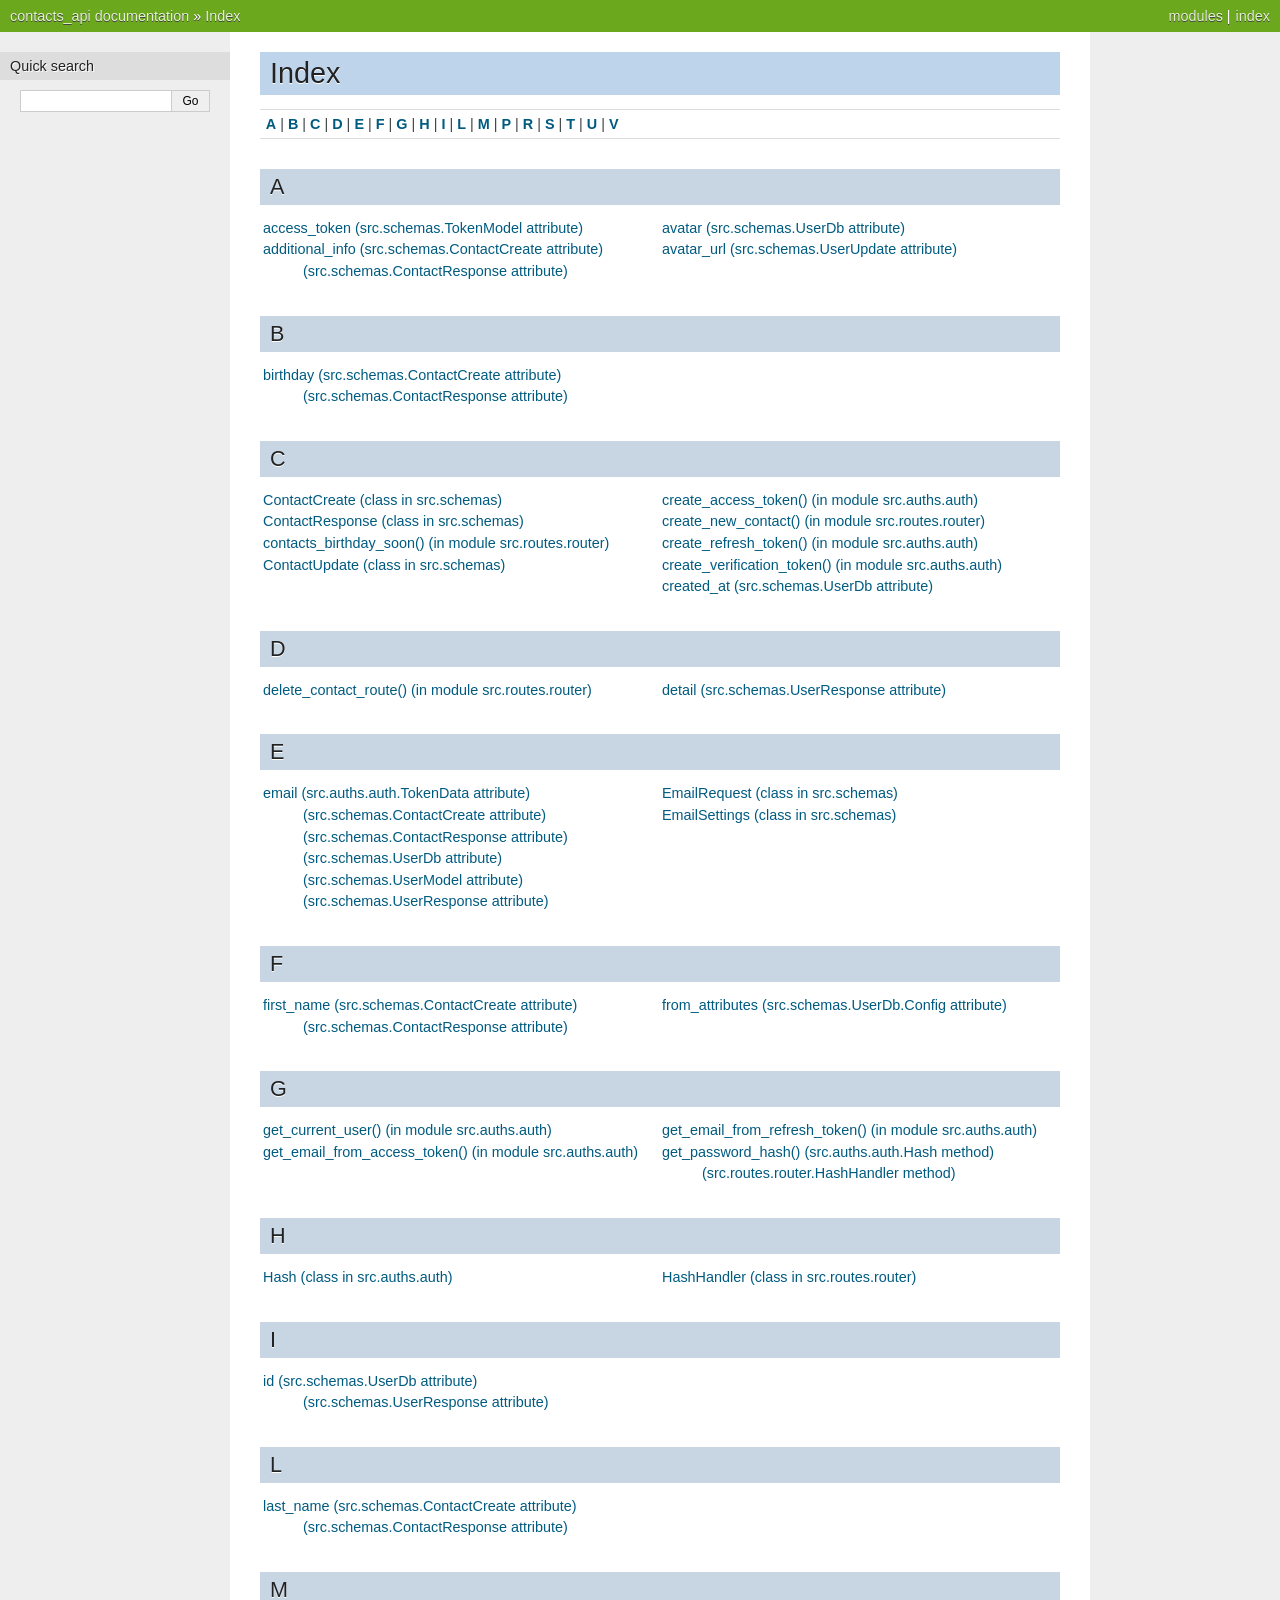
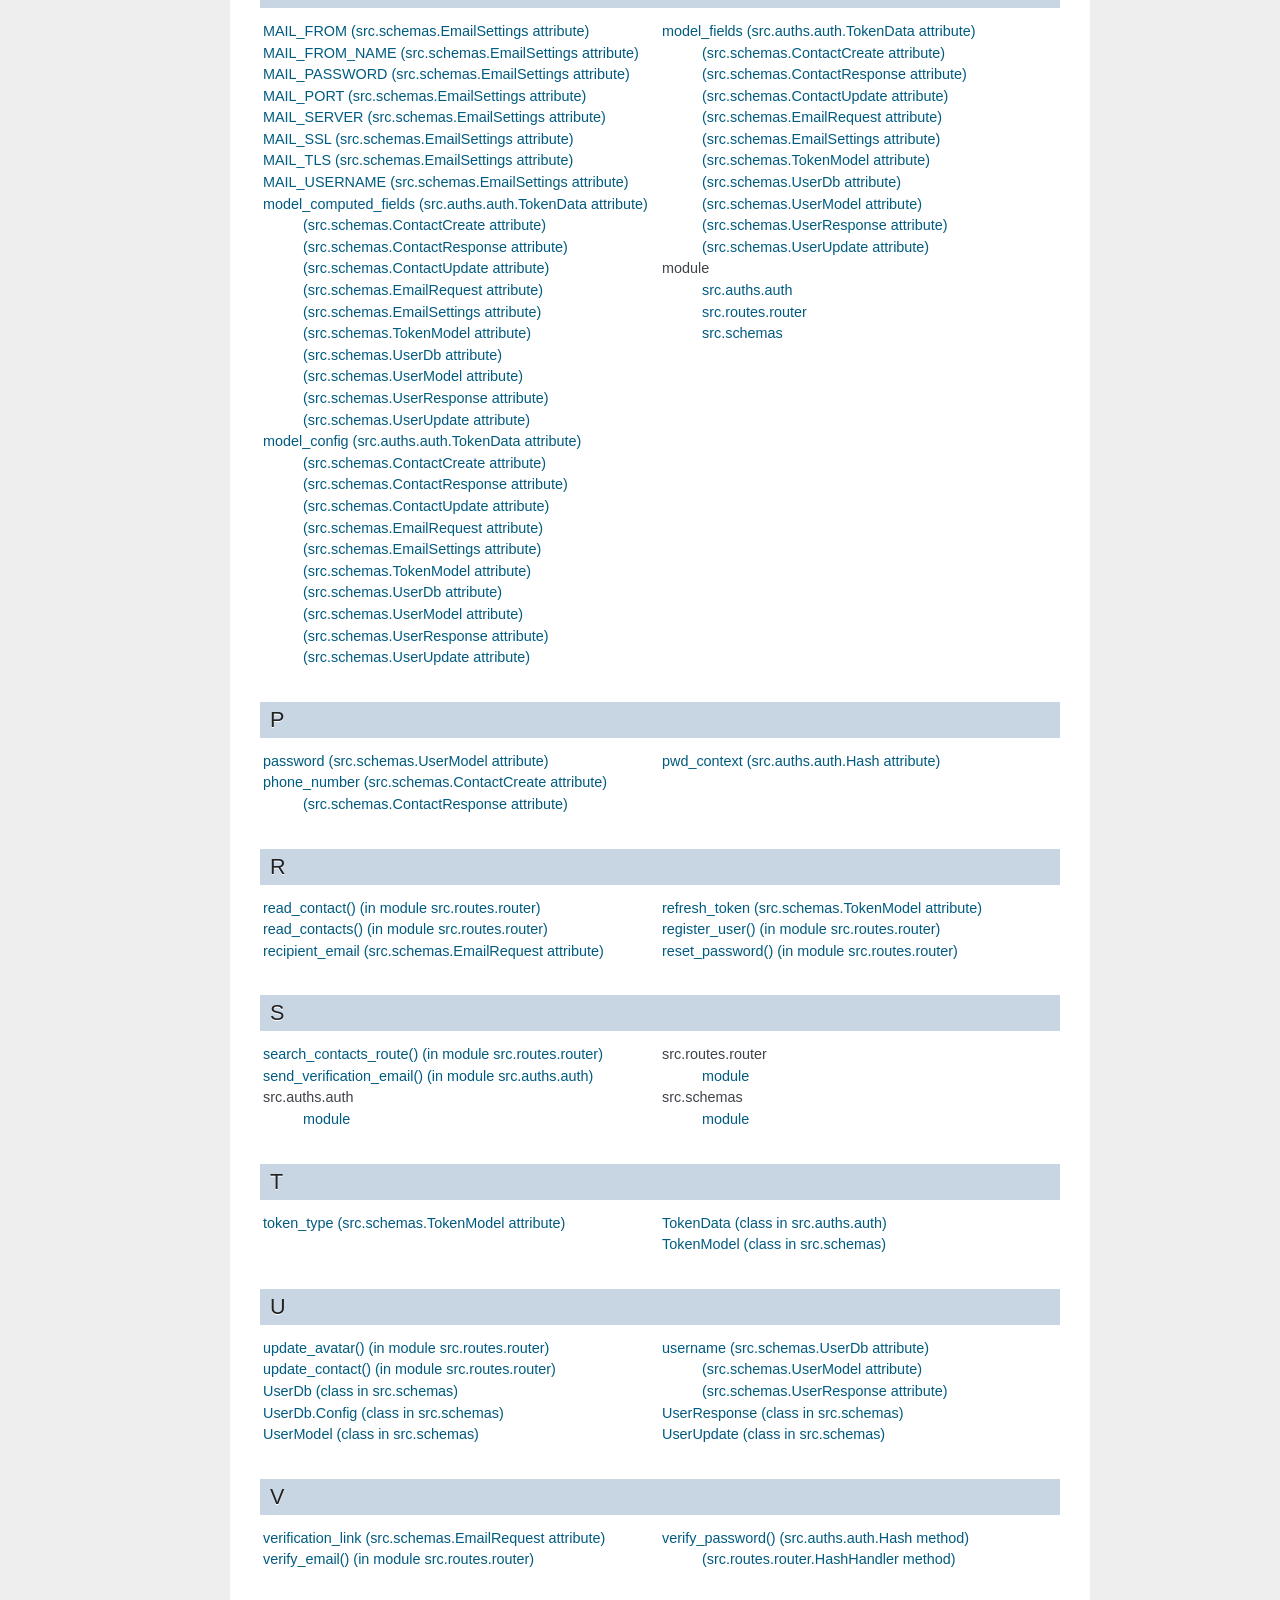
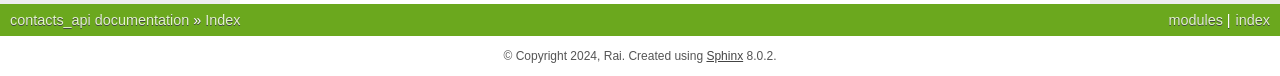
<file: contacts_api/docs/_build/html/genindex.html>
<!DOCTYPE html>

<html lang="en" data-content_root="./">
  <head>
    <meta charset="utf-8" />
    <meta name="viewport" content="width=device-width, initial-scale=1.0" />
    <title>Index &#8212; contacts_api  documentation</title>
    <link rel="stylesheet" type="text/css" href="_static/pygments.css?v=a746c00c" />
    <link rel="stylesheet" type="text/css" href="_static/nature.css?v=0f882399" />
    <script src="_static/documentation_options.js?v=5929fcd5"></script>
    <script src="_static/doctools.js?v=9a2dae69"></script>
    <script src="_static/sphinx_highlight.js?v=dc90522c"></script>
    <link rel="index" title="Index" href="#" />
    <link rel="search" title="Search" href="search.html" /> 
  </head><body>
    <div class="related" role="navigation" aria-label="Related">
      <h3>Navigation</h3>
      <ul>
        <li class="right" style="margin-right: 10px">
          <a href="#" title="General Index"
             accesskey="I">index</a></li>
        <li class="right" >
          <a href="py-modindex.html" title="Python Module Index"
             >modules</a> |</li>
        <li class="nav-item nav-item-0"><a href="index.html">contacts_api  documentation</a> &#187;</li>
        <li class="nav-item nav-item-this"><a href="">Index</a></li> 
      </ul>
    </div>  

    <div class="document">
      <div class="documentwrapper">
        <div class="bodywrapper">
          <div class="body" role="main">
            

<h1 id="index">Index</h1>

<div class="genindex-jumpbox">
 <a href="#A"><strong>A</strong></a>
 | <a href="#B"><strong>B</strong></a>
 | <a href="#C"><strong>C</strong></a>
 | <a href="#D"><strong>D</strong></a>
 | <a href="#E"><strong>E</strong></a>
 | <a href="#F"><strong>F</strong></a>
 | <a href="#G"><strong>G</strong></a>
 | <a href="#H"><strong>H</strong></a>
 | <a href="#I"><strong>I</strong></a>
 | <a href="#L"><strong>L</strong></a>
 | <a href="#M"><strong>M</strong></a>
 | <a href="#P"><strong>P</strong></a>
 | <a href="#R"><strong>R</strong></a>
 | <a href="#S"><strong>S</strong></a>
 | <a href="#T"><strong>T</strong></a>
 | <a href="#U"><strong>U</strong></a>
 | <a href="#V"><strong>V</strong></a>
 
</div>
<h2 id="A">A</h2>
<table style="width: 100%" class="indextable genindextable"><tr>
  <td style="width: 33%; vertical-align: top;"><ul>
      <li><a href="index.html#src.schemas.TokenModel.access_token">access_token (src.schemas.TokenModel attribute)</a>
</li>
      <li><a href="index.html#src.schemas.ContactCreate.additional_info">additional_info (src.schemas.ContactCreate attribute)</a>

      <ul>
        <li><a href="index.html#src.schemas.ContactResponse.additional_info">(src.schemas.ContactResponse attribute)</a>
</li>
      </ul></li>
  </ul></td>
  <td style="width: 33%; vertical-align: top;"><ul>
      <li><a href="index.html#src.schemas.UserDb.avatar">avatar (src.schemas.UserDb attribute)</a>
</li>
      <li><a href="index.html#src.schemas.UserUpdate.avatar_url">avatar_url (src.schemas.UserUpdate attribute)</a>
</li>
  </ul></td>
</tr></table>

<h2 id="B">B</h2>
<table style="width: 100%" class="indextable genindextable"><tr>
  <td style="width: 33%; vertical-align: top;"><ul>
      <li><a href="index.html#src.schemas.ContactCreate.birthday">birthday (src.schemas.ContactCreate attribute)</a>

      <ul>
        <li><a href="index.html#src.schemas.ContactResponse.birthday">(src.schemas.ContactResponse attribute)</a>
</li>
      </ul></li>
  </ul></td>
</tr></table>

<h2 id="C">C</h2>
<table style="width: 100%" class="indextable genindextable"><tr>
  <td style="width: 33%; vertical-align: top;"><ul>
      <li><a href="index.html#src.schemas.ContactCreate">ContactCreate (class in src.schemas)</a>
</li>
      <li><a href="index.html#src.schemas.ContactResponse">ContactResponse (class in src.schemas)</a>
</li>
      <li><a href="index.html#src.routes.router.contacts_birthday_soon">contacts_birthday_soon() (in module src.routes.router)</a>
</li>
      <li><a href="index.html#src.schemas.ContactUpdate">ContactUpdate (class in src.schemas)</a>
</li>
  </ul></td>
  <td style="width: 33%; vertical-align: top;"><ul>
      <li><a href="index.html#src.auths.auth.create_access_token">create_access_token() (in module src.auths.auth)</a>
</li>
      <li><a href="index.html#src.routes.router.create_new_contact">create_new_contact() (in module src.routes.router)</a>
</li>
      <li><a href="index.html#src.auths.auth.create_refresh_token">create_refresh_token() (in module src.auths.auth)</a>
</li>
      <li><a href="index.html#src.auths.auth.create_verification_token">create_verification_token() (in module src.auths.auth)</a>
</li>
      <li><a href="index.html#src.schemas.UserDb.created_at">created_at (src.schemas.UserDb attribute)</a>
</li>
  </ul></td>
</tr></table>

<h2 id="D">D</h2>
<table style="width: 100%" class="indextable genindextable"><tr>
  <td style="width: 33%; vertical-align: top;"><ul>
      <li><a href="index.html#src.routes.router.delete_contact_route">delete_contact_route() (in module src.routes.router)</a>
</li>
  </ul></td>
  <td style="width: 33%; vertical-align: top;"><ul>
      <li><a href="index.html#src.schemas.UserResponse.detail">detail (src.schemas.UserResponse attribute)</a>
</li>
  </ul></td>
</tr></table>

<h2 id="E">E</h2>
<table style="width: 100%" class="indextable genindextable"><tr>
  <td style="width: 33%; vertical-align: top;"><ul>
      <li><a href="index.html#src.auths.auth.TokenData.email">email (src.auths.auth.TokenData attribute)</a>

      <ul>
        <li><a href="index.html#src.schemas.ContactCreate.email">(src.schemas.ContactCreate attribute)</a>
</li>
        <li><a href="index.html#src.schemas.ContactResponse.email">(src.schemas.ContactResponse attribute)</a>
</li>
        <li><a href="index.html#src.schemas.UserDb.email">(src.schemas.UserDb attribute)</a>
</li>
        <li><a href="index.html#src.schemas.UserModel.email">(src.schemas.UserModel attribute)</a>
</li>
        <li><a href="index.html#src.schemas.UserResponse.email">(src.schemas.UserResponse attribute)</a>
</li>
      </ul></li>
  </ul></td>
  <td style="width: 33%; vertical-align: top;"><ul>
      <li><a href="index.html#src.schemas.EmailRequest">EmailRequest (class in src.schemas)</a>
</li>
      <li><a href="index.html#src.schemas.EmailSettings">EmailSettings (class in src.schemas)</a>
</li>
  </ul></td>
</tr></table>

<h2 id="F">F</h2>
<table style="width: 100%" class="indextable genindextable"><tr>
  <td style="width: 33%; vertical-align: top;"><ul>
      <li><a href="index.html#src.schemas.ContactCreate.first_name">first_name (src.schemas.ContactCreate attribute)</a>

      <ul>
        <li><a href="index.html#src.schemas.ContactResponse.first_name">(src.schemas.ContactResponse attribute)</a>
</li>
      </ul></li>
  </ul></td>
  <td style="width: 33%; vertical-align: top;"><ul>
      <li><a href="index.html#src.schemas.UserDb.Config.from_attributes">from_attributes (src.schemas.UserDb.Config attribute)</a>
</li>
  </ul></td>
</tr></table>

<h2 id="G">G</h2>
<table style="width: 100%" class="indextable genindextable"><tr>
  <td style="width: 33%; vertical-align: top;"><ul>
      <li><a href="index.html#src.auths.auth.get_current_user">get_current_user() (in module src.auths.auth)</a>
</li>
      <li><a href="index.html#src.auths.auth.get_email_from_access_token">get_email_from_access_token() (in module src.auths.auth)</a>
</li>
  </ul></td>
  <td style="width: 33%; vertical-align: top;"><ul>
      <li><a href="index.html#src.auths.auth.get_email_from_refresh_token">get_email_from_refresh_token() (in module src.auths.auth)</a>
</li>
      <li><a href="index.html#src.auths.auth.Hash.get_password_hash">get_password_hash() (src.auths.auth.Hash method)</a>

      <ul>
        <li><a href="index.html#src.routes.router.HashHandler.get_password_hash">(src.routes.router.HashHandler method)</a>
</li>
      </ul></li>
  </ul></td>
</tr></table>

<h2 id="H">H</h2>
<table style="width: 100%" class="indextable genindextable"><tr>
  <td style="width: 33%; vertical-align: top;"><ul>
      <li><a href="index.html#src.auths.auth.Hash">Hash (class in src.auths.auth)</a>
</li>
  </ul></td>
  <td style="width: 33%; vertical-align: top;"><ul>
      <li><a href="index.html#src.routes.router.HashHandler">HashHandler (class in src.routes.router)</a>
</li>
  </ul></td>
</tr></table>

<h2 id="I">I</h2>
<table style="width: 100%" class="indextable genindextable"><tr>
  <td style="width: 33%; vertical-align: top;"><ul>
      <li><a href="index.html#src.schemas.UserDb.id">id (src.schemas.UserDb attribute)</a>

      <ul>
        <li><a href="index.html#src.schemas.UserResponse.id">(src.schemas.UserResponse attribute)</a>
</li>
      </ul></li>
  </ul></td>
</tr></table>

<h2 id="L">L</h2>
<table style="width: 100%" class="indextable genindextable"><tr>
  <td style="width: 33%; vertical-align: top;"><ul>
      <li><a href="index.html#src.schemas.ContactCreate.last_name">last_name (src.schemas.ContactCreate attribute)</a>

      <ul>
        <li><a href="index.html#src.schemas.ContactResponse.last_name">(src.schemas.ContactResponse attribute)</a>
</li>
      </ul></li>
  </ul></td>
</tr></table>

<h2 id="M">M</h2>
<table style="width: 100%" class="indextable genindextable"><tr>
  <td style="width: 33%; vertical-align: top;"><ul>
      <li><a href="index.html#src.schemas.EmailSettings.MAIL_FROM">MAIL_FROM (src.schemas.EmailSettings attribute)</a>
</li>
      <li><a href="index.html#src.schemas.EmailSettings.MAIL_FROM_NAME">MAIL_FROM_NAME (src.schemas.EmailSettings attribute)</a>
</li>
      <li><a href="index.html#src.schemas.EmailSettings.MAIL_PASSWORD">MAIL_PASSWORD (src.schemas.EmailSettings attribute)</a>
</li>
      <li><a href="index.html#src.schemas.EmailSettings.MAIL_PORT">MAIL_PORT (src.schemas.EmailSettings attribute)</a>
</li>
      <li><a href="index.html#src.schemas.EmailSettings.MAIL_SERVER">MAIL_SERVER (src.schemas.EmailSettings attribute)</a>
</li>
      <li><a href="index.html#src.schemas.EmailSettings.MAIL_SSL">MAIL_SSL (src.schemas.EmailSettings attribute)</a>
</li>
      <li><a href="index.html#src.schemas.EmailSettings.MAIL_TLS">MAIL_TLS (src.schemas.EmailSettings attribute)</a>
</li>
      <li><a href="index.html#src.schemas.EmailSettings.MAIL_USERNAME">MAIL_USERNAME (src.schemas.EmailSettings attribute)</a>
</li>
      <li><a href="index.html#src.auths.auth.TokenData.model_computed_fields">model_computed_fields (src.auths.auth.TokenData attribute)</a>

      <ul>
        <li><a href="index.html#src.schemas.ContactCreate.model_computed_fields">(src.schemas.ContactCreate attribute)</a>
</li>
        <li><a href="index.html#src.schemas.ContactResponse.model_computed_fields">(src.schemas.ContactResponse attribute)</a>
</li>
        <li><a href="index.html#src.schemas.ContactUpdate.model_computed_fields">(src.schemas.ContactUpdate attribute)</a>
</li>
        <li><a href="index.html#src.schemas.EmailRequest.model_computed_fields">(src.schemas.EmailRequest attribute)</a>
</li>
        <li><a href="index.html#src.schemas.EmailSettings.model_computed_fields">(src.schemas.EmailSettings attribute)</a>
</li>
        <li><a href="index.html#src.schemas.TokenModel.model_computed_fields">(src.schemas.TokenModel attribute)</a>
</li>
        <li><a href="index.html#src.schemas.UserDb.model_computed_fields">(src.schemas.UserDb attribute)</a>
</li>
        <li><a href="index.html#src.schemas.UserModel.model_computed_fields">(src.schemas.UserModel attribute)</a>
</li>
        <li><a href="index.html#src.schemas.UserResponse.model_computed_fields">(src.schemas.UserResponse attribute)</a>
</li>
        <li><a href="index.html#src.schemas.UserUpdate.model_computed_fields">(src.schemas.UserUpdate attribute)</a>
</li>
      </ul></li>
      <li><a href="index.html#src.auths.auth.TokenData.model_config">model_config (src.auths.auth.TokenData attribute)</a>

      <ul>
        <li><a href="index.html#src.schemas.ContactCreate.model_config">(src.schemas.ContactCreate attribute)</a>
</li>
        <li><a href="index.html#src.schemas.ContactResponse.model_config">(src.schemas.ContactResponse attribute)</a>
</li>
        <li><a href="index.html#src.schemas.ContactUpdate.model_config">(src.schemas.ContactUpdate attribute)</a>
</li>
        <li><a href="index.html#src.schemas.EmailRequest.model_config">(src.schemas.EmailRequest attribute)</a>
</li>
        <li><a href="index.html#src.schemas.EmailSettings.model_config">(src.schemas.EmailSettings attribute)</a>
</li>
        <li><a href="index.html#src.schemas.TokenModel.model_config">(src.schemas.TokenModel attribute)</a>
</li>
        <li><a href="index.html#src.schemas.UserDb.model_config">(src.schemas.UserDb attribute)</a>
</li>
        <li><a href="index.html#src.schemas.UserModel.model_config">(src.schemas.UserModel attribute)</a>
</li>
        <li><a href="index.html#src.schemas.UserResponse.model_config">(src.schemas.UserResponse attribute)</a>
</li>
        <li><a href="index.html#src.schemas.UserUpdate.model_config">(src.schemas.UserUpdate attribute)</a>
</li>
      </ul></li>
  </ul></td>
  <td style="width: 33%; vertical-align: top;"><ul>
      <li><a href="index.html#src.auths.auth.TokenData.model_fields">model_fields (src.auths.auth.TokenData attribute)</a>

      <ul>
        <li><a href="index.html#src.schemas.ContactCreate.model_fields">(src.schemas.ContactCreate attribute)</a>
</li>
        <li><a href="index.html#src.schemas.ContactResponse.model_fields">(src.schemas.ContactResponse attribute)</a>
</li>
        <li><a href="index.html#src.schemas.ContactUpdate.model_fields">(src.schemas.ContactUpdate attribute)</a>
</li>
        <li><a href="index.html#src.schemas.EmailRequest.model_fields">(src.schemas.EmailRequest attribute)</a>
</li>
        <li><a href="index.html#src.schemas.EmailSettings.model_fields">(src.schemas.EmailSettings attribute)</a>
</li>
        <li><a href="index.html#src.schemas.TokenModel.model_fields">(src.schemas.TokenModel attribute)</a>
</li>
        <li><a href="index.html#src.schemas.UserDb.model_fields">(src.schemas.UserDb attribute)</a>
</li>
        <li><a href="index.html#src.schemas.UserModel.model_fields">(src.schemas.UserModel attribute)</a>
</li>
        <li><a href="index.html#src.schemas.UserResponse.model_fields">(src.schemas.UserResponse attribute)</a>
</li>
        <li><a href="index.html#src.schemas.UserUpdate.model_fields">(src.schemas.UserUpdate attribute)</a>
</li>
      </ul></li>
      <li>
    module

      <ul>
        <li><a href="index.html#module-src.auths.auth">src.auths.auth</a>
</li>
        <li><a href="index.html#module-src.routes.router">src.routes.router</a>
</li>
        <li><a href="index.html#module-src.schemas">src.schemas</a>
</li>
      </ul></li>
  </ul></td>
</tr></table>

<h2 id="P">P</h2>
<table style="width: 100%" class="indextable genindextable"><tr>
  <td style="width: 33%; vertical-align: top;"><ul>
      <li><a href="index.html#src.schemas.UserModel.password">password (src.schemas.UserModel attribute)</a>
</li>
      <li><a href="index.html#src.schemas.ContactCreate.phone_number">phone_number (src.schemas.ContactCreate attribute)</a>

      <ul>
        <li><a href="index.html#src.schemas.ContactResponse.phone_number">(src.schemas.ContactResponse attribute)</a>
</li>
      </ul></li>
  </ul></td>
  <td style="width: 33%; vertical-align: top;"><ul>
      <li><a href="index.html#src.auths.auth.Hash.pwd_context">pwd_context (src.auths.auth.Hash attribute)</a>
</li>
  </ul></td>
</tr></table>

<h2 id="R">R</h2>
<table style="width: 100%" class="indextable genindextable"><tr>
  <td style="width: 33%; vertical-align: top;"><ul>
      <li><a href="index.html#src.routes.router.read_contact">read_contact() (in module src.routes.router)</a>
</li>
      <li><a href="index.html#src.routes.router.read_contacts">read_contacts() (in module src.routes.router)</a>
</li>
      <li><a href="index.html#src.schemas.EmailRequest.recipient_email">recipient_email (src.schemas.EmailRequest attribute)</a>
</li>
  </ul></td>
  <td style="width: 33%; vertical-align: top;"><ul>
      <li><a href="index.html#src.schemas.TokenModel.refresh_token">refresh_token (src.schemas.TokenModel attribute)</a>
</li>
      <li><a href="index.html#src.routes.router.register_user">register_user() (in module src.routes.router)</a>
</li>
      <li><a href="index.html#src.routes.router.reset_password">reset_password() (in module src.routes.router)</a>
</li>
  </ul></td>
</tr></table>

<h2 id="S">S</h2>
<table style="width: 100%" class="indextable genindextable"><tr>
  <td style="width: 33%; vertical-align: top;"><ul>
      <li><a href="index.html#src.routes.router.search_contacts_route">search_contacts_route() (in module src.routes.router)</a>
</li>
      <li><a href="index.html#src.auths.auth.send_verification_email">send_verification_email() (in module src.auths.auth)</a>
</li>
      <li>
    src.auths.auth

      <ul>
        <li><a href="index.html#module-src.auths.auth">module</a>
</li>
      </ul></li>
  </ul></td>
  <td style="width: 33%; vertical-align: top;"><ul>
      <li>
    src.routes.router

      <ul>
        <li><a href="index.html#module-src.routes.router">module</a>
</li>
      </ul></li>
      <li>
    src.schemas

      <ul>
        <li><a href="index.html#module-src.schemas">module</a>
</li>
      </ul></li>
  </ul></td>
</tr></table>

<h2 id="T">T</h2>
<table style="width: 100%" class="indextable genindextable"><tr>
  <td style="width: 33%; vertical-align: top;"><ul>
      <li><a href="index.html#src.schemas.TokenModel.token_type">token_type (src.schemas.TokenModel attribute)</a>
</li>
  </ul></td>
  <td style="width: 33%; vertical-align: top;"><ul>
      <li><a href="index.html#src.auths.auth.TokenData">TokenData (class in src.auths.auth)</a>
</li>
      <li><a href="index.html#src.schemas.TokenModel">TokenModel (class in src.schemas)</a>
</li>
  </ul></td>
</tr></table>

<h2 id="U">U</h2>
<table style="width: 100%" class="indextable genindextable"><tr>
  <td style="width: 33%; vertical-align: top;"><ul>
      <li><a href="index.html#src.routes.router.update_avatar">update_avatar() (in module src.routes.router)</a>
</li>
      <li><a href="index.html#src.routes.router.update_contact">update_contact() (in module src.routes.router)</a>
</li>
      <li><a href="index.html#src.schemas.UserDb">UserDb (class in src.schemas)</a>
</li>
      <li><a href="index.html#src.schemas.UserDb.Config">UserDb.Config (class in src.schemas)</a>
</li>
      <li><a href="index.html#src.schemas.UserModel">UserModel (class in src.schemas)</a>
</li>
  </ul></td>
  <td style="width: 33%; vertical-align: top;"><ul>
      <li><a href="index.html#src.schemas.UserDb.username">username (src.schemas.UserDb attribute)</a>

      <ul>
        <li><a href="index.html#src.schemas.UserModel.username">(src.schemas.UserModel attribute)</a>
</li>
        <li><a href="index.html#src.schemas.UserResponse.username">(src.schemas.UserResponse attribute)</a>
</li>
      </ul></li>
      <li><a href="index.html#src.schemas.UserResponse">UserResponse (class in src.schemas)</a>
</li>
      <li><a href="index.html#src.schemas.UserUpdate">UserUpdate (class in src.schemas)</a>
</li>
  </ul></td>
</tr></table>

<h2 id="V">V</h2>
<table style="width: 100%" class="indextable genindextable"><tr>
  <td style="width: 33%; vertical-align: top;"><ul>
      <li><a href="index.html#src.schemas.EmailRequest.verification_link">verification_link (src.schemas.EmailRequest attribute)</a>
</li>
      <li><a href="index.html#src.routes.router.verify_email">verify_email() (in module src.routes.router)</a>
</li>
  </ul></td>
  <td style="width: 33%; vertical-align: top;"><ul>
      <li><a href="index.html#src.auths.auth.Hash.verify_password">verify_password() (src.auths.auth.Hash method)</a>

      <ul>
        <li><a href="index.html#src.routes.router.HashHandler.verify_password">(src.routes.router.HashHandler method)</a>
</li>
      </ul></li>
  </ul></td>
</tr></table>



            <div class="clearer"></div>
          </div>
        </div>
      </div>
      <div class="sphinxsidebar" role="navigation" aria-label="Main">
        <div class="sphinxsidebarwrapper">
<search id="searchbox" style="display: none" role="search">
  <h3 id="searchlabel">Quick search</h3>
    <div class="searchformwrapper">
    <form class="search" action="search.html" method="get">
      <input type="text" name="q" aria-labelledby="searchlabel" autocomplete="off" autocorrect="off" autocapitalize="off" spellcheck="false"/>
      <input type="submit" value="Go" />
    </form>
    </div>
</search>
<script>document.getElementById('searchbox').style.display = "block"</script>
        </div>
      </div>
      <div class="clearer"></div>
    </div>
    <div class="related" role="navigation" aria-label="Related">
      <h3>Navigation</h3>
      <ul>
        <li class="right" style="margin-right: 10px">
          <a href="#" title="General Index"
             >index</a></li>
        <li class="right" >
          <a href="py-modindex.html" title="Python Module Index"
             >modules</a> |</li>
        <li class="nav-item nav-item-0"><a href="index.html">contacts_api  documentation</a> &#187;</li>
        <li class="nav-item nav-item-this"><a href="">Index</a></li> 
      </ul>
    </div>
    <div class="footer" role="contentinfo">
    &#169; Copyright 2024, Rai.
      Created using <a href="https://www.sphinx-doc.org/">Sphinx</a> 8.0.2.
    </div>
  </body>
</html>
</file>
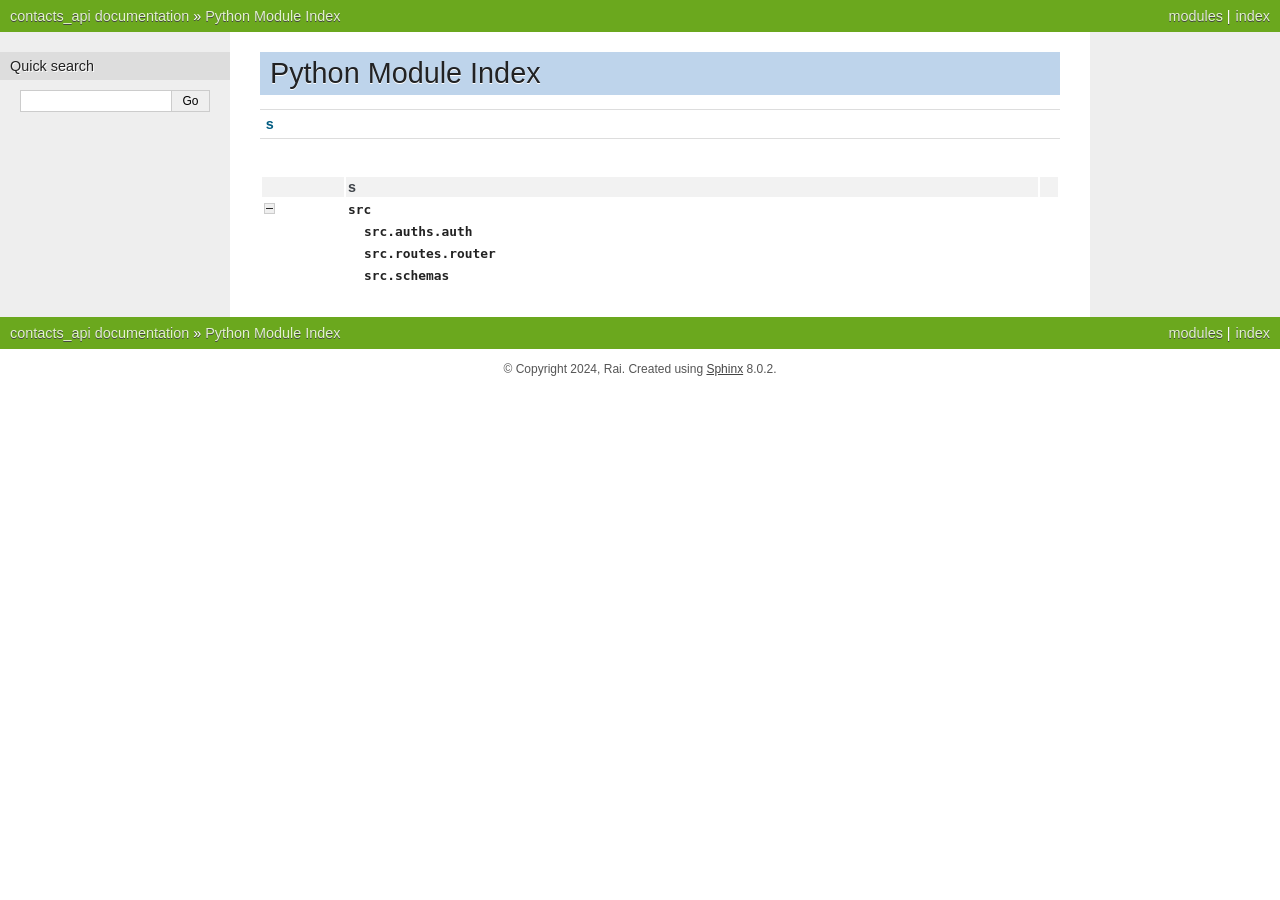
<file: contacts_api/docs/_build/html/py-modindex.html>
<!DOCTYPE html>

<html lang="en" data-content_root="./">
  <head>
    <meta charset="utf-8" />
    <meta name="viewport" content="width=device-width, initial-scale=1.0" />
    <title>Python Module Index &#8212; contacts_api  documentation</title>
    <link rel="stylesheet" type="text/css" href="_static/pygments.css?v=a746c00c" />
    <link rel="stylesheet" type="text/css" href="_static/nature.css?v=0f882399" />
    <script src="_static/documentation_options.js?v=5929fcd5"></script>
    <script src="_static/doctools.js?v=9a2dae69"></script>
    <script src="_static/sphinx_highlight.js?v=dc90522c"></script>
    <link rel="index" title="Index" href="genindex.html" />
    <link rel="search" title="Search" href="search.html" />
 


  </head><body>
    <div class="related" role="navigation" aria-label="Related">
      <h3>Navigation</h3>
      <ul>
        <li class="right" style="margin-right: 10px">
          <a href="genindex.html" title="General Index"
             accesskey="I">index</a></li>
        <li class="right" >
          <a href="#" title="Python Module Index"
             >modules</a> |</li>
        <li class="nav-item nav-item-0"><a href="index.html">contacts_api  documentation</a> &#187;</li>
        <li class="nav-item nav-item-this"><a href="">Python Module Index</a></li> 
      </ul>
    </div>  

    <div class="document">
      <div class="documentwrapper">
        <div class="bodywrapper">
          <div class="body" role="main">
            

   <h1>Python Module Index</h1>

   <div class="modindex-jumpbox">
   <a href="#cap-s"><strong>s</strong></a>
   </div>

   <table class="indextable modindextable">
     <tr class="pcap"><td></td><td>&#160;</td><td></td></tr>
     <tr class="cap" id="cap-s"><td></td><td>
       <strong>s</strong></td><td></td></tr>
     <tr>
       <td><img src="_static/minus.png" class="toggler"
              id="toggle-1" style="display: none" alt="-" /></td>
       <td>
       <code class="xref">src</code></td><td>
       <em></em></td></tr>
     <tr class="cg-1">
       <td></td>
       <td>&#160;&#160;&#160;
       <a href="index.html#module-src.auths.auth"><code class="xref">src.auths.auth</code></a></td><td>
       <em></em></td></tr>
     <tr class="cg-1">
       <td></td>
       <td>&#160;&#160;&#160;
       <a href="index.html#module-src.routes.router"><code class="xref">src.routes.router</code></a></td><td>
       <em></em></td></tr>
     <tr class="cg-1">
       <td></td>
       <td>&#160;&#160;&#160;
       <a href="index.html#module-src.schemas"><code class="xref">src.schemas</code></a></td><td>
       <em></em></td></tr>
   </table>


            <div class="clearer"></div>
          </div>
        </div>
      </div>
      <div class="sphinxsidebar" role="navigation" aria-label="Main">
        <div class="sphinxsidebarwrapper">
<search id="searchbox" style="display: none" role="search">
  <h3 id="searchlabel">Quick search</h3>
    <div class="searchformwrapper">
    <form class="search" action="search.html" method="get">
      <input type="text" name="q" aria-labelledby="searchlabel" autocomplete="off" autocorrect="off" autocapitalize="off" spellcheck="false"/>
      <input type="submit" value="Go" />
    </form>
    </div>
</search>
<script>document.getElementById('searchbox').style.display = "block"</script>
        </div>
      </div>
      <div class="clearer"></div>
    </div>
    <div class="related" role="navigation" aria-label="Related">
      <h3>Navigation</h3>
      <ul>
        <li class="right" style="margin-right: 10px">
          <a href="genindex.html" title="General Index"
             >index</a></li>
        <li class="right" >
          <a href="#" title="Python Module Index"
             >modules</a> |</li>
        <li class="nav-item nav-item-0"><a href="index.html">contacts_api  documentation</a> &#187;</li>
        <li class="nav-item nav-item-this"><a href="">Python Module Index</a></li> 
      </ul>
    </div>
    <div class="footer" role="contentinfo">
    &#169; Copyright 2024, Rai.
      Created using <a href="https://www.sphinx-doc.org/">Sphinx</a> 8.0.2.
    </div>
  </body>
</html>
</file>
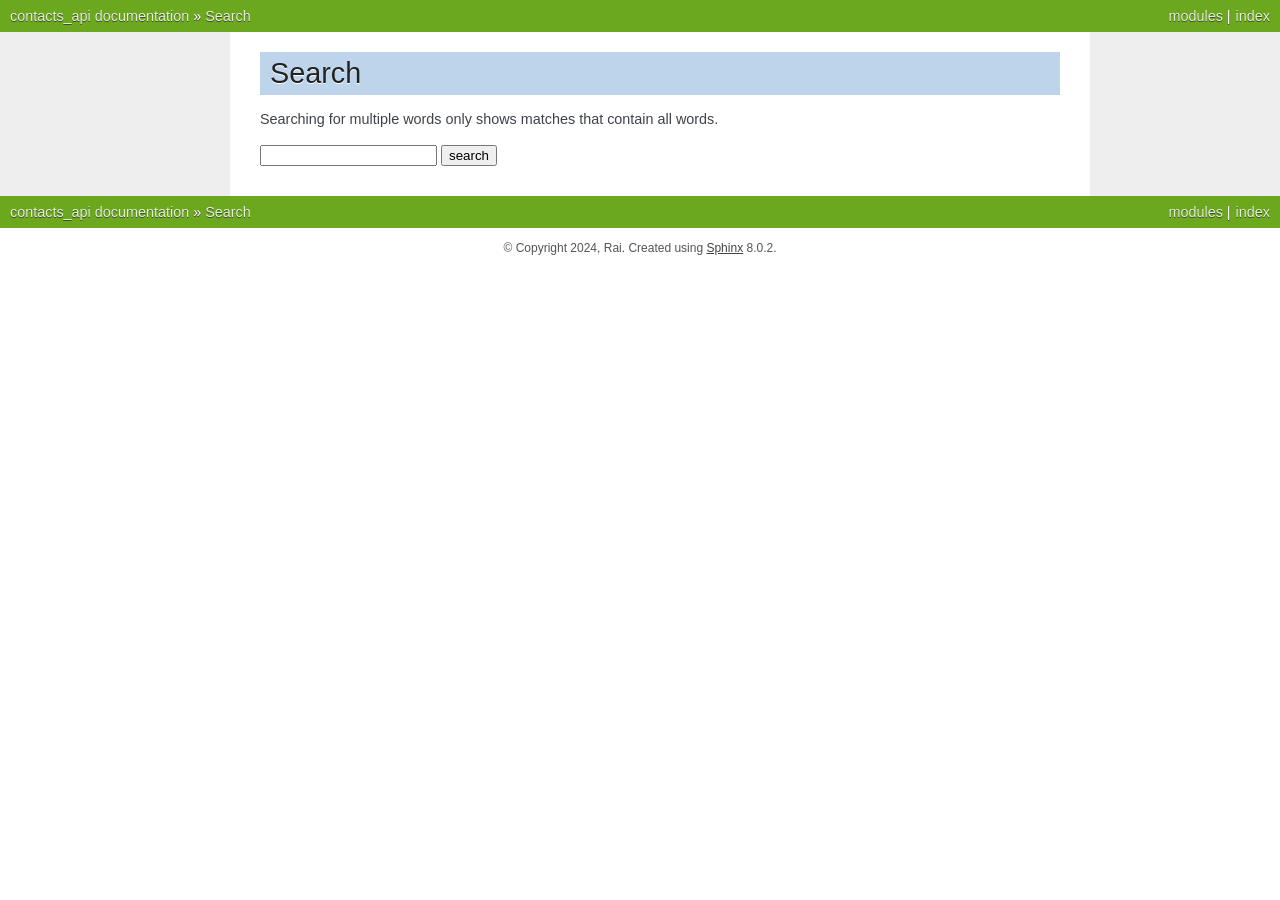
<file: contacts_api/docs/_build/html/search.html>
<!DOCTYPE html>

<html lang="en" data-content_root="./">
  <head>
    <meta charset="utf-8" />
    <meta name="viewport" content="width=device-width, initial-scale=1.0" />
    <title>Search &#8212; contacts_api  documentation</title>
    <link rel="stylesheet" type="text/css" href="_static/pygments.css?v=a746c00c" />
    <link rel="stylesheet" type="text/css" href="_static/nature.css?v=0f882399" />
    
    <script src="_static/documentation_options.js?v=5929fcd5"></script>
    <script src="_static/doctools.js?v=9a2dae69"></script>
    <script src="_static/sphinx_highlight.js?v=dc90522c"></script>
    <script src="_static/searchtools.js"></script>
    <script src="_static/language_data.js"></script>
    <link rel="index" title="Index" href="genindex.html" />
    <link rel="search" title="Search" href="#" />
    <script src="searchindex.js" defer="defer"></script>
    <meta name="robots" content="noindex" />
     

  </head><body>
    <div class="related" role="navigation" aria-label="Related">
      <h3>Navigation</h3>
      <ul>
        <li class="right" style="margin-right: 10px">
          <a href="genindex.html" title="General Index"
             accesskey="I">index</a></li>
        <li class="right" >
          <a href="py-modindex.html" title="Python Module Index"
             >modules</a> |</li>
        <li class="nav-item nav-item-0"><a href="index.html">contacts_api  documentation</a> &#187;</li>
        <li class="nav-item nav-item-this"><a href="">Search</a></li> 
      </ul>
    </div>  

    <div class="document">
      <div class="documentwrapper">
        <div class="bodywrapper">
          <div class="body" role="main">
            
  <h1 id="search-documentation">Search</h1>
  
  <noscript>
  <div class="admonition warning">
  <p>
    Please activate JavaScript to enable the search
    functionality.
  </p>
  </div>
  </noscript>
  
  
  <p>
    Searching for multiple words only shows matches that contain
    all words.
  </p>
  
  
  <form action="" method="get">
    <input type="text" name="q" aria-labelledby="search-documentation" value="" autocomplete="off" autocorrect="off" autocapitalize="off" spellcheck="false"/>
    <input type="submit" value="search" />
    <span id="search-progress" style="padding-left: 10px"></span>
  </form>
  
  
  <div id="search-results"></div>
  

            <div class="clearer"></div>
          </div>
        </div>
      </div>
      <div class="sphinxsidebar" role="navigation" aria-label="Main">
        <div class="sphinxsidebarwrapper">
        </div>
      </div>
      <div class="clearer"></div>
    </div>
    <div class="related" role="navigation" aria-label="Related">
      <h3>Navigation</h3>
      <ul>
        <li class="right" style="margin-right: 10px">
          <a href="genindex.html" title="General Index"
             >index</a></li>
        <li class="right" >
          <a href="py-modindex.html" title="Python Module Index"
             >modules</a> |</li>
        <li class="nav-item nav-item-0"><a href="index.html">contacts_api  documentation</a> &#187;</li>
        <li class="nav-item nav-item-this"><a href="">Search</a></li> 
      </ul>
    </div>
    <div class="footer" role="contentinfo">
    &#169; Copyright 2024, Rai.
      Created using <a href="https://www.sphinx-doc.org/">Sphinx</a> 8.0.2.
    </div>
  </body>
</html>
</file>
<file: contacts_api/docs/_build/html/_static/pygments.css>
pre { line-height: 125%; }
td.linenos .normal { color: inherit; background-color: transparent; padding-left: 5px; padding-right: 5px; }
span.linenos { color: inherit; background-color: transparent; padding-left: 5px; padding-right: 5px; }
td.linenos .special { color: #000000; background-color: #ffffc0; padding-left: 5px; padding-right: 5px; }
span.linenos.special { color: #000000; background-color: #ffffc0; padding-left: 5px; padding-right: 5px; }
.highlight .hll { background-color: #ffffcc }
.highlight { background: #f8f8f8; }
.highlight .c { color: #8f5902; font-style: italic } /* Comment */
.highlight .err { color: #a40000; border: 1px solid #ef2929 } /* Error */
.highlight .g { color: #000000 } /* Generic */
.highlight .k { color: #204a87; font-weight: bold } /* Keyword */
.highlight .l { color: #000000 } /* Literal */
.highlight .n { color: #000000 } /* Name */
.highlight .o { color: #ce5c00; font-weight: bold } /* Operator */
.highlight .x { color: #000000 } /* Other */
.highlight .p { color: #000000; font-weight: bold } /* Punctuation */
.highlight .ch { color: #8f5902; font-style: italic } /* Comment.Hashbang */
.highlight .cm { color: #8f5902; font-style: italic } /* Comment.Multiline */
.highlight .cp { color: #8f5902; font-style: italic } /* Comment.Preproc */
.highlight .cpf { color: #8f5902; font-style: italic } /* Comment.PreprocFile */
.highlight .c1 { color: #8f5902; font-style: italic } /* Comment.Single */
.highlight .cs { color: #8f5902; font-style: italic } /* Comment.Special */
.highlight .gd { color: #a40000 } /* Generic.Deleted */
.highlight .ge { color: #000000; font-style: italic } /* Generic.Emph */
.highlight .ges { color: #000000; font-weight: bold; font-style: italic } /* Generic.EmphStrong */
.highlight .gr { color: #ef2929 } /* Generic.Error */
.highlight .gh { color: #000080; font-weight: bold } /* Generic.Heading */
.highlight .gi { color: #00A000 } /* Generic.Inserted */
.highlight .go { color: #000000; font-style: italic } /* Generic.Output */
.highlight .gp { color: #8f5902 } /* Generic.Prompt */
.highlight .gs { color: #000000; font-weight: bold } /* Generic.Strong */
.highlight .gu { color: #800080; font-weight: bold } /* Generic.Subheading */
.highlight .gt { color: #a40000; font-weight: bold } /* Generic.Traceback */
.highlight .kc { color: #204a87; font-weight: bold } /* Keyword.Constant */
.highlight .kd { color: #204a87; font-weight: bold } /* Keyword.Declaration */
.highlight .kn { color: #204a87; font-weight: bold } /* Keyword.Namespace */
.highlight .kp { color: #204a87; font-weight: bold } /* Keyword.Pseudo */
.highlight .kr { color: #204a87; font-weight: bold } /* Keyword.Reserved */
.highlight .kt { color: #204a87; font-weight: bold } /* Keyword.Type */
.highlight .ld { color: #000000 } /* Literal.Date */
.highlight .m { color: #0000cf; font-weight: bold } /* Literal.Number */
.highlight .s { color: #4e9a06 } /* Literal.String */
.highlight .na { color: #c4a000 } /* Name.Attribute */
.highlight .nb { color: #204a87 } /* Name.Builtin */
.highlight .nc { color: #000000 } /* Name.Class */
.highlight .no { color: #000000 } /* Name.Constant */
.highlight .nd { color: #5c35cc; font-weight: bold } /* Name.Decorator */
.highlight .ni { color: #ce5c00 } /* Name.Entity */
.highlight .ne { color: #cc0000; font-weight: bold } /* Name.Exception */
.highlight .nf { color: #000000 } /* Name.Function */
.highlight .nl { color: #f57900 } /* Name.Label */
.highlight .nn { color: #000000 } /* Name.Namespace */
.highlight .nx { color: #000000 } /* Name.Other */
.highlight .py { color: #000000 } /* Name.Property */
.highlight .nt { color: #204a87; font-weight: bold } /* Name.Tag */
.highlight .nv { color: #000000 } /* Name.Variable */
.highlight .ow { color: #204a87; font-weight: bold } /* Operator.Word */
.highlight .pm { color: #000000; font-weight: bold } /* Punctuation.Marker */
.highlight .w { color: #f8f8f8 } /* Text.Whitespace */
.highlight .mb { color: #0000cf; font-weight: bold } /* Literal.Number.Bin */
.highlight .mf { color: #0000cf; font-weight: bold } /* Literal.Number.Float */
.highlight .mh { color: #0000cf; font-weight: bold } /* Literal.Number.Hex */
.highlight .mi { color: #0000cf; font-weight: bold } /* Literal.Number.Integer */
.highlight .mo { color: #0000cf; font-weight: bold } /* Literal.Number.Oct */
.highlight .sa { color: #4e9a06 } /* Literal.String.Affix */
.highlight .sb { color: #4e9a06 } /* Literal.String.Backtick */
.highlight .sc { color: #4e9a06 } /* Literal.String.Char */
.highlight .dl { color: #4e9a06 } /* Literal.String.Delimiter */
.highlight .sd { color: #8f5902; font-style: italic } /* Literal.String.Doc */
.highlight .s2 { color: #4e9a06 } /* Literal.String.Double */
.highlight .se { color: #4e9a06 } /* Literal.String.Escape */
.highlight .sh { color: #4e9a06 } /* Literal.String.Heredoc */
.highlight .si { color: #4e9a06 } /* Literal.String.Interpol */
.highlight .sx { color: #4e9a06 } /* Literal.String.Other */
.highlight .sr { color: #4e9a06 } /* Literal.String.Regex */
.highlight .s1 { color: #4e9a06 } /* Literal.String.Single */
.highlight .ss { color: #4e9a06 } /* Literal.String.Symbol */
.highlight .bp { color: #3465a4 } /* Name.Builtin.Pseudo */
.highlight .fm { color: #000000 } /* Name.Function.Magic */
.highlight .vc { color: #000000 } /* Name.Variable.Class */
.highlight .vg { color: #000000 } /* Name.Variable.Global */
.highlight .vi { color: #000000 } /* Name.Variable.Instance */
.highlight .vm { color: #000000 } /* Name.Variable.Magic */
.highlight .il { color: #0000cf; font-weight: bold } /* Literal.Number.Integer.Long */
</file>
<file: contacts_api/docs/_build/html/_static/nature.css>
/*
 * nature.css_t
 * ~~~~~~~~~~~~
 *
 * Sphinx stylesheet -- nature theme.
 *
 * :copyright: Copyright 2007-2024 by the Sphinx team, see AUTHORS.
 * :license: BSD, see LICENSE for details.
 *
 */

@import url("basic.css");

/* -- page layout ----------------------------------------------------------- */

body {
    font-family: Arial, sans-serif;
    font-size: 100%;
    background-color: #fff;
    color: #555;
    margin: 0;
    padding: 0;
}

div.documentwrapper {
    float: left;
    width: 100%;
}

div.bodywrapper {
    margin: 0 0 0 230px;
}

hr {
    border: 1px solid #B1B4B6;
}

div.document {
    background-color: #eee;
}

div.body {
    background-color: #ffffff;
    color: #3E4349;
    padding: 0 30px 30px 30px;
    font-size: 0.9em;
}

div.footer {
    color: #555;
    width: 100%;
    padding: 13px 0;
    text-align: center;
    font-size: 75%;
}

div.footer a {
    color: #444;
    text-decoration: underline;
}

div.related {
    background-color: #6BA81E;
    line-height: 32px;
    color: #fff;
    text-shadow: 0px 1px 0 #444;
    font-size: 0.9em;
}

div.related a {
    color: #E2F3CC;
}

div.sphinxsidebar {
    font-size: 0.75em;
    line-height: 1.5em;
}

div.sphinxsidebarwrapper{
    padding: 20px 0;
}

div.sphinxsidebar h3,
div.sphinxsidebar h4 {
    font-family: Arial, sans-serif;
    color: #222;
    font-size: 1.2em;
    font-weight: normal;
    margin: 0;
    padding: 5px 10px;
    background-color: #ddd;
    text-shadow: 1px 1px 0 white
}

div.sphinxsidebar h4{
    font-size: 1.1em;
}

div.sphinxsidebar h3 a {
    color: #444;
}


div.sphinxsidebar p {
    color: #888;
    padding: 5px 20px;
}

div.sphinxsidebar p.topless {
}

div.sphinxsidebar ul {
    margin: 10px 20px;
    padding: 0;
    color: #000;
}

div.sphinxsidebar a {
    color: #444;
}

div.sphinxsidebar input {
    border: 1px solid #ccc;
    font-family: sans-serif;
    font-size: 1em;
}

div.sphinxsidebar .searchformwrapper {
    margin-left: 20px;
    margin-right: 20px;
}

/* -- body styles ----------------------------------------------------------- */

a {
    color: #005B81;
    text-decoration: none;
}

a:hover {
    color: #E32E00;
    text-decoration: underline;
}

a:visited {
    color: #551A8B;
}

div.body h1,
div.body h2,
div.body h3,
div.body h4,
div.body h5,
div.body h6 {
    font-family: Arial, sans-serif;
    background-color: #BED4EB;
    font-weight: normal;
    color: #212224;
    margin: 30px 0px 10px 0px;
    padding: 5px 0 5px 10px;
    text-shadow: 0px 1px 0 white
}

div.body h1 { border-top: 20px solid white; margin-top: 0; font-size: 200%; }
div.body h2 { font-size: 150%; background-color: #C8D5E3; }
div.body h3 { font-size: 120%; background-color: #D8DEE3; }
div.body h4 { font-size: 110%; background-color: #D8DEE3; }
div.body h5 { font-size: 100%; background-color: #D8DEE3; }
div.body h6 { font-size: 100%; background-color: #D8DEE3; }

a.headerlink {
    color: #c60f0f;
    font-size: 0.8em;
    padding: 0 4px 0 4px;
    text-decoration: none;
}

a.headerlink:hover {
    background-color: #c60f0f;
    color: white;
}

div.body p, div.body dd, div.body li {
    line-height: 1.5em;
}

div.admonition p.admonition-title + p {
    display: inline;
}

div.note {
    background-color: #eee;
    border: 1px solid #ccc;
}

div.seealso {
    background-color: #ffc;
    border: 1px solid #ff6;
}

nav.contents,
aside.topic,
div.topic {
    background-color: #eee;
}

div.warning {
    background-color: #ffe4e4;
    border: 1px solid #f66;
}

p.admonition-title {
    display: inline;
}

p.admonition-title:after {
    content: ":";
}

pre {
    padding: 10px;
    line-height: 1.2em;
    border: 1px solid #C6C9CB;
    font-size: 1.1em;
    margin: 1.5em 0 1.5em 0;
    -webkit-box-shadow: 1px 1px 1px #d8d8d8;
    -moz-box-shadow: 1px 1px 1px #d8d8d8;
}

code {
    background-color: #ecf0f3;
    color: #222;
    /* padding: 1px 2px; */
    font-size: 1.1em;
    font-family: monospace;
}

.viewcode-back {
    font-family: Arial, sans-serif;
}

div.viewcode-block:target {
    background-color: #f4debf;
    border-top: 1px solid #ac9;
    border-bottom: 1px solid #ac9;
}

div.code-block-caption {
    background-color: #ddd;
    color: #222;
    border: 1px solid #C6C9CB;
}
</file>
